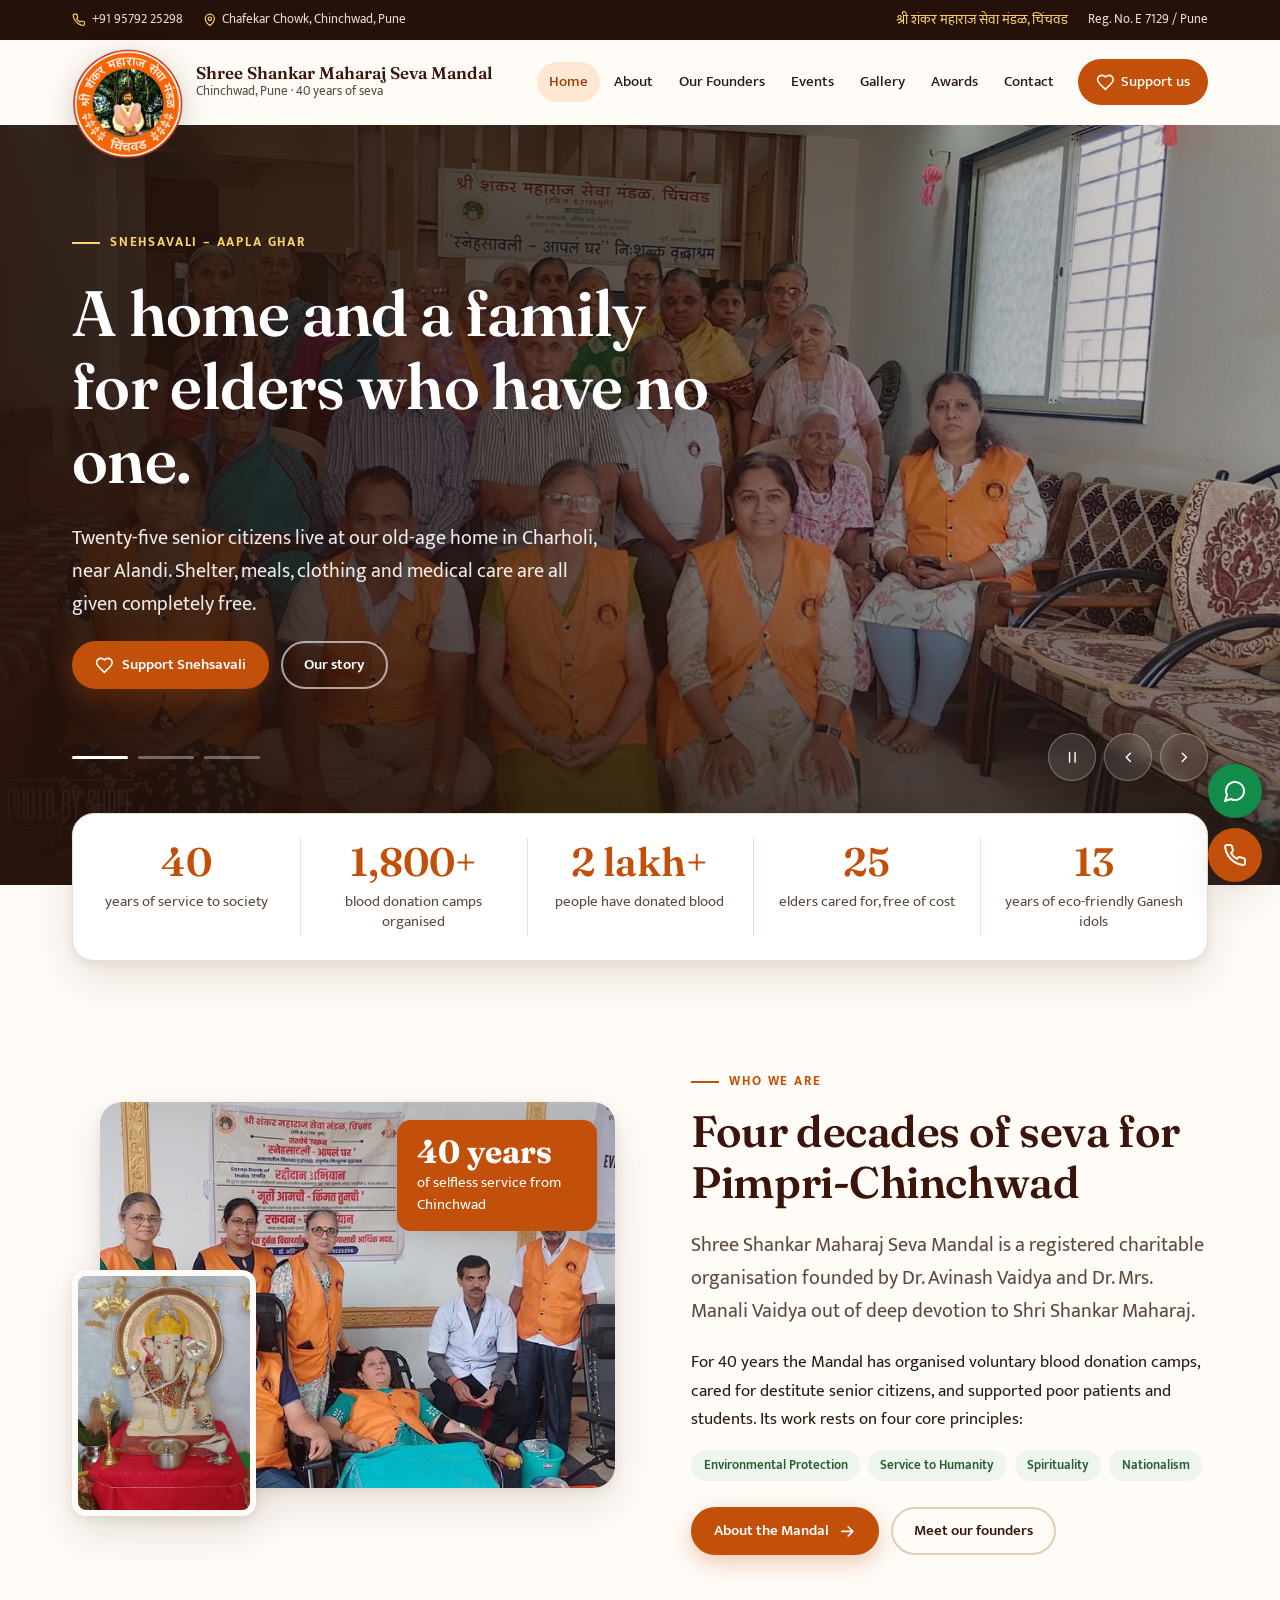
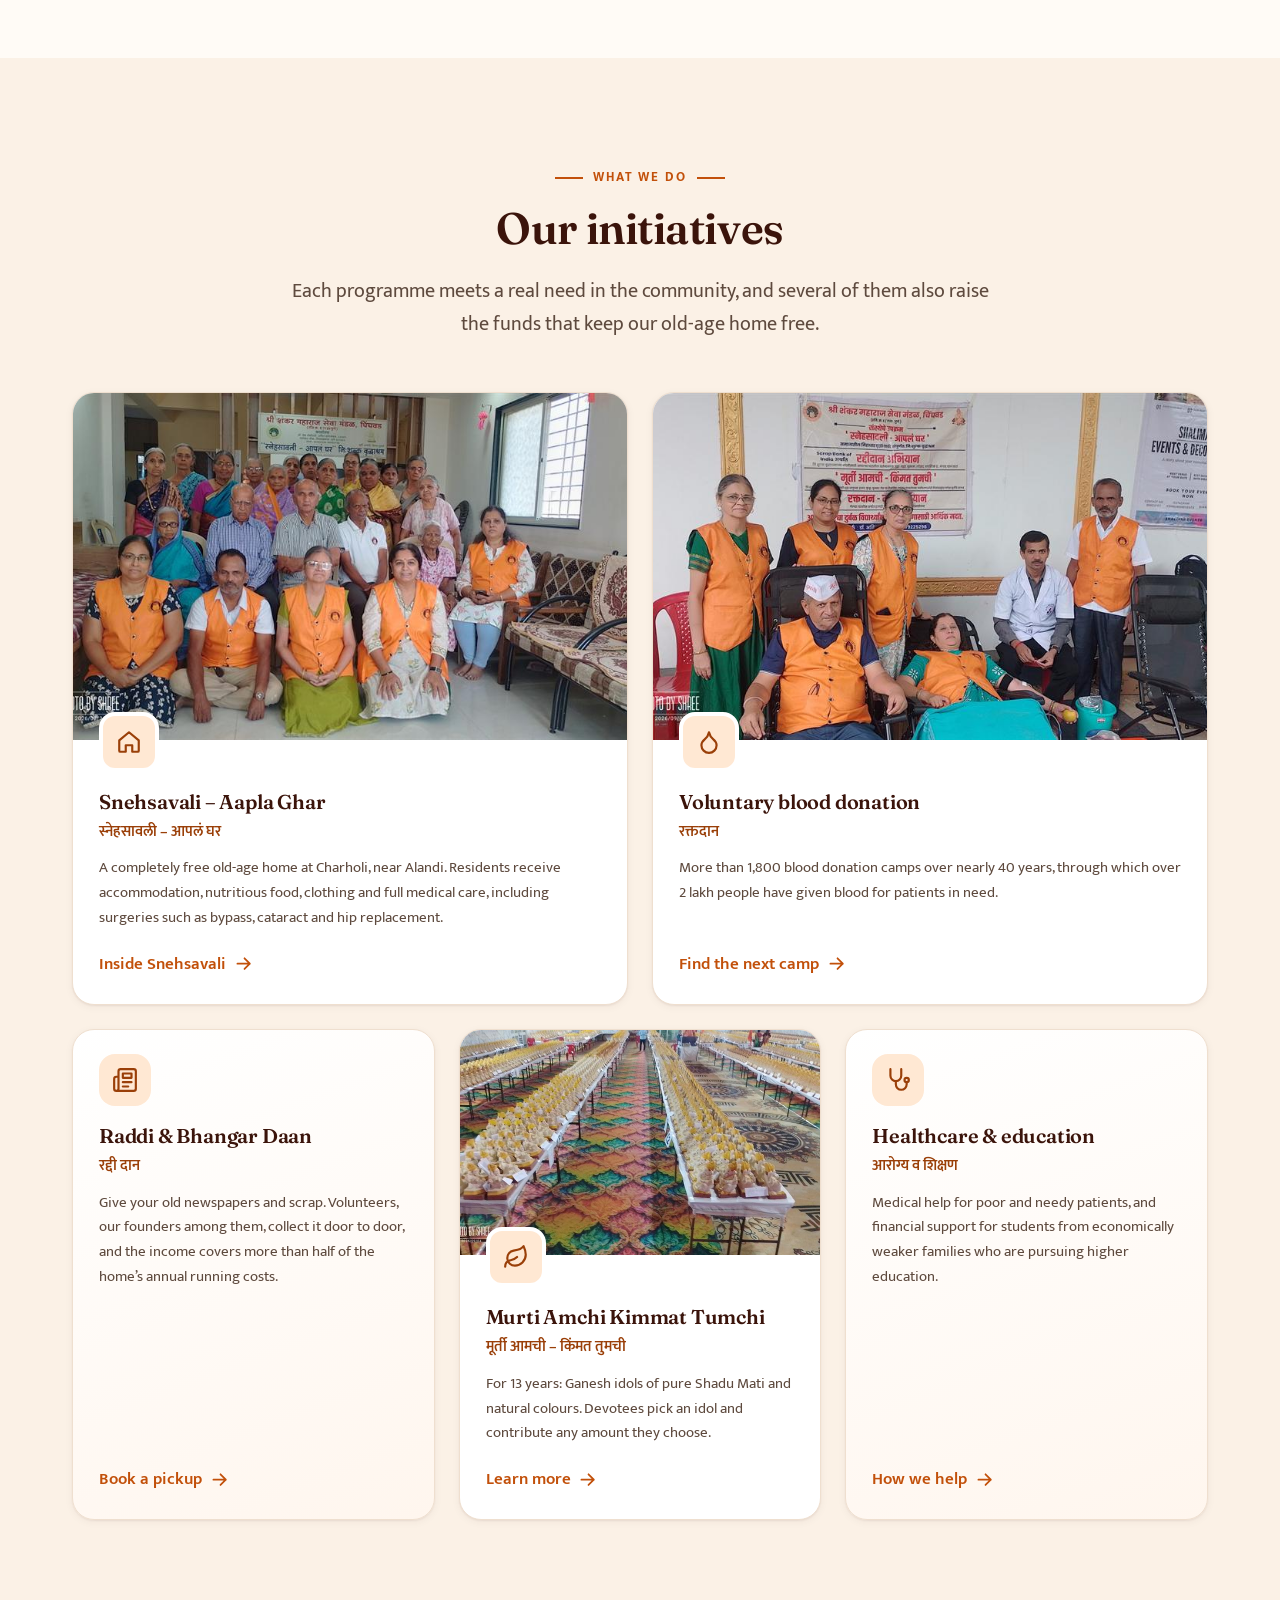
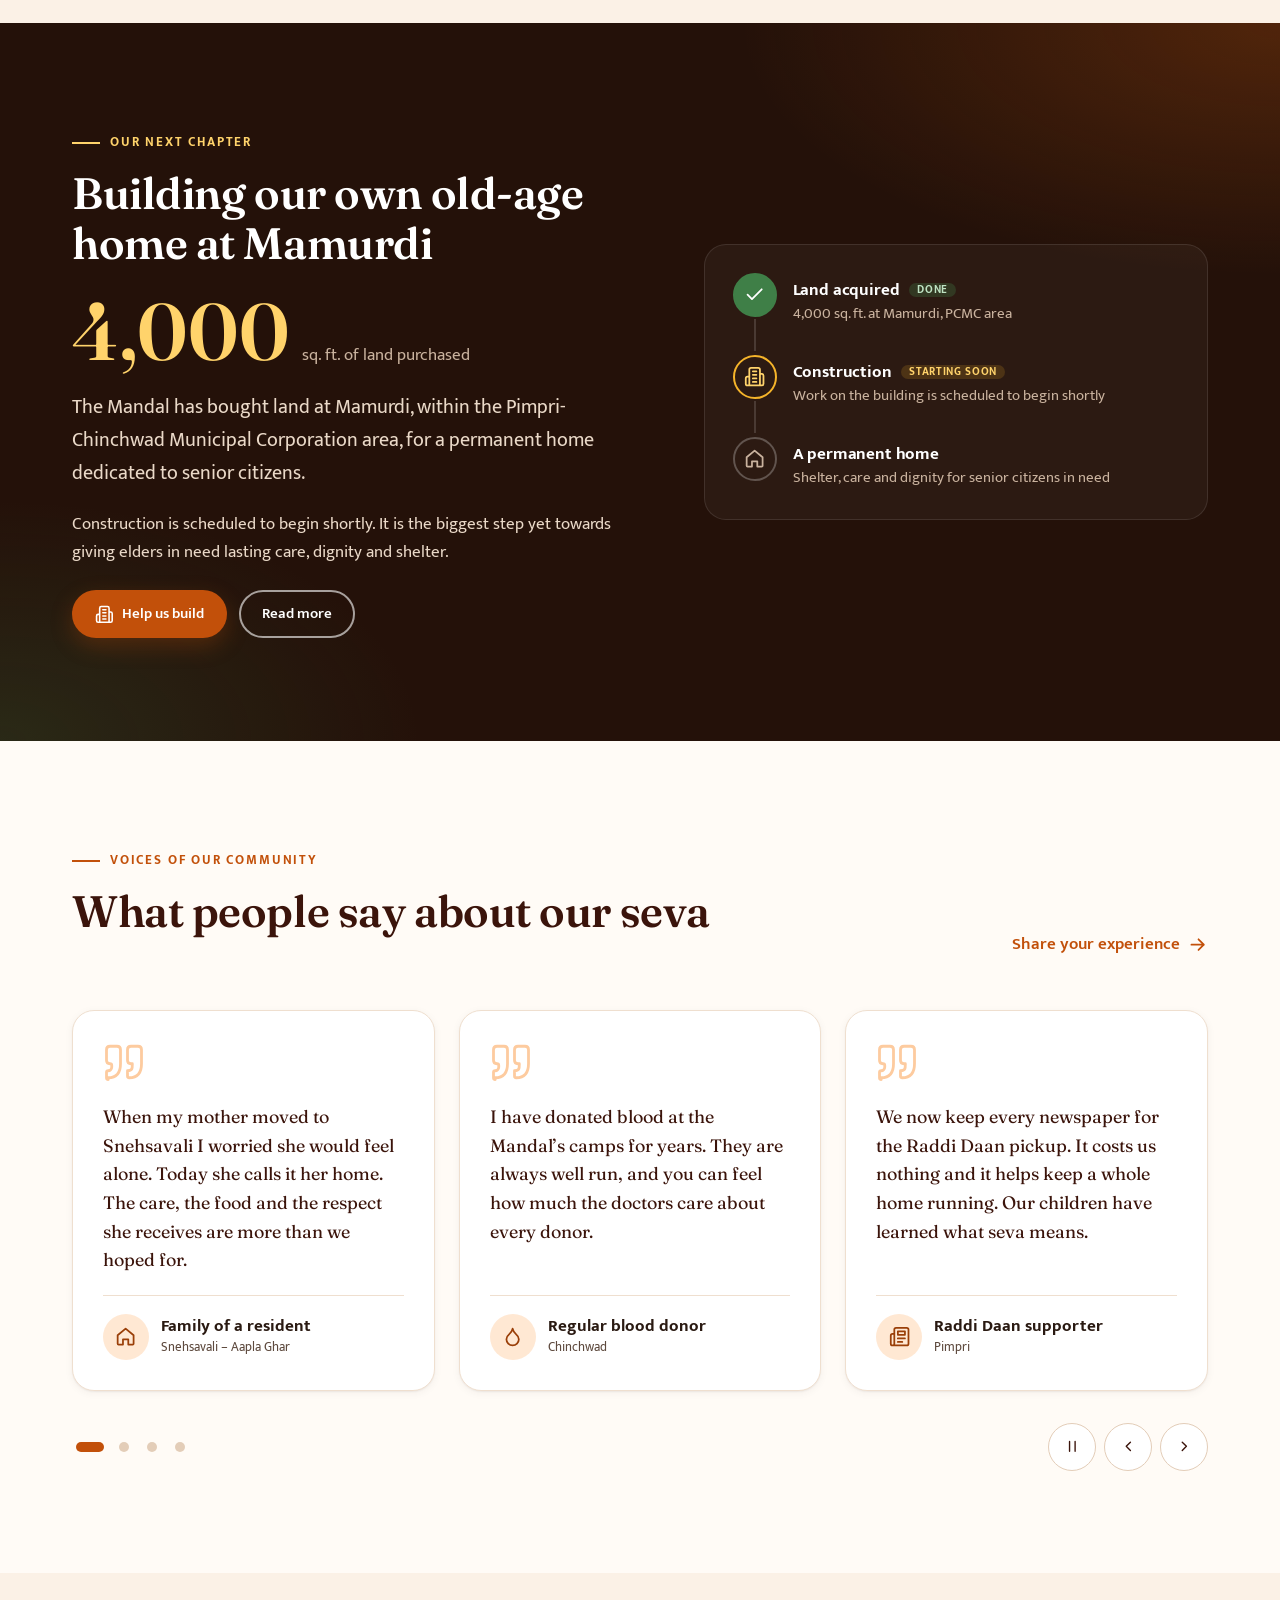
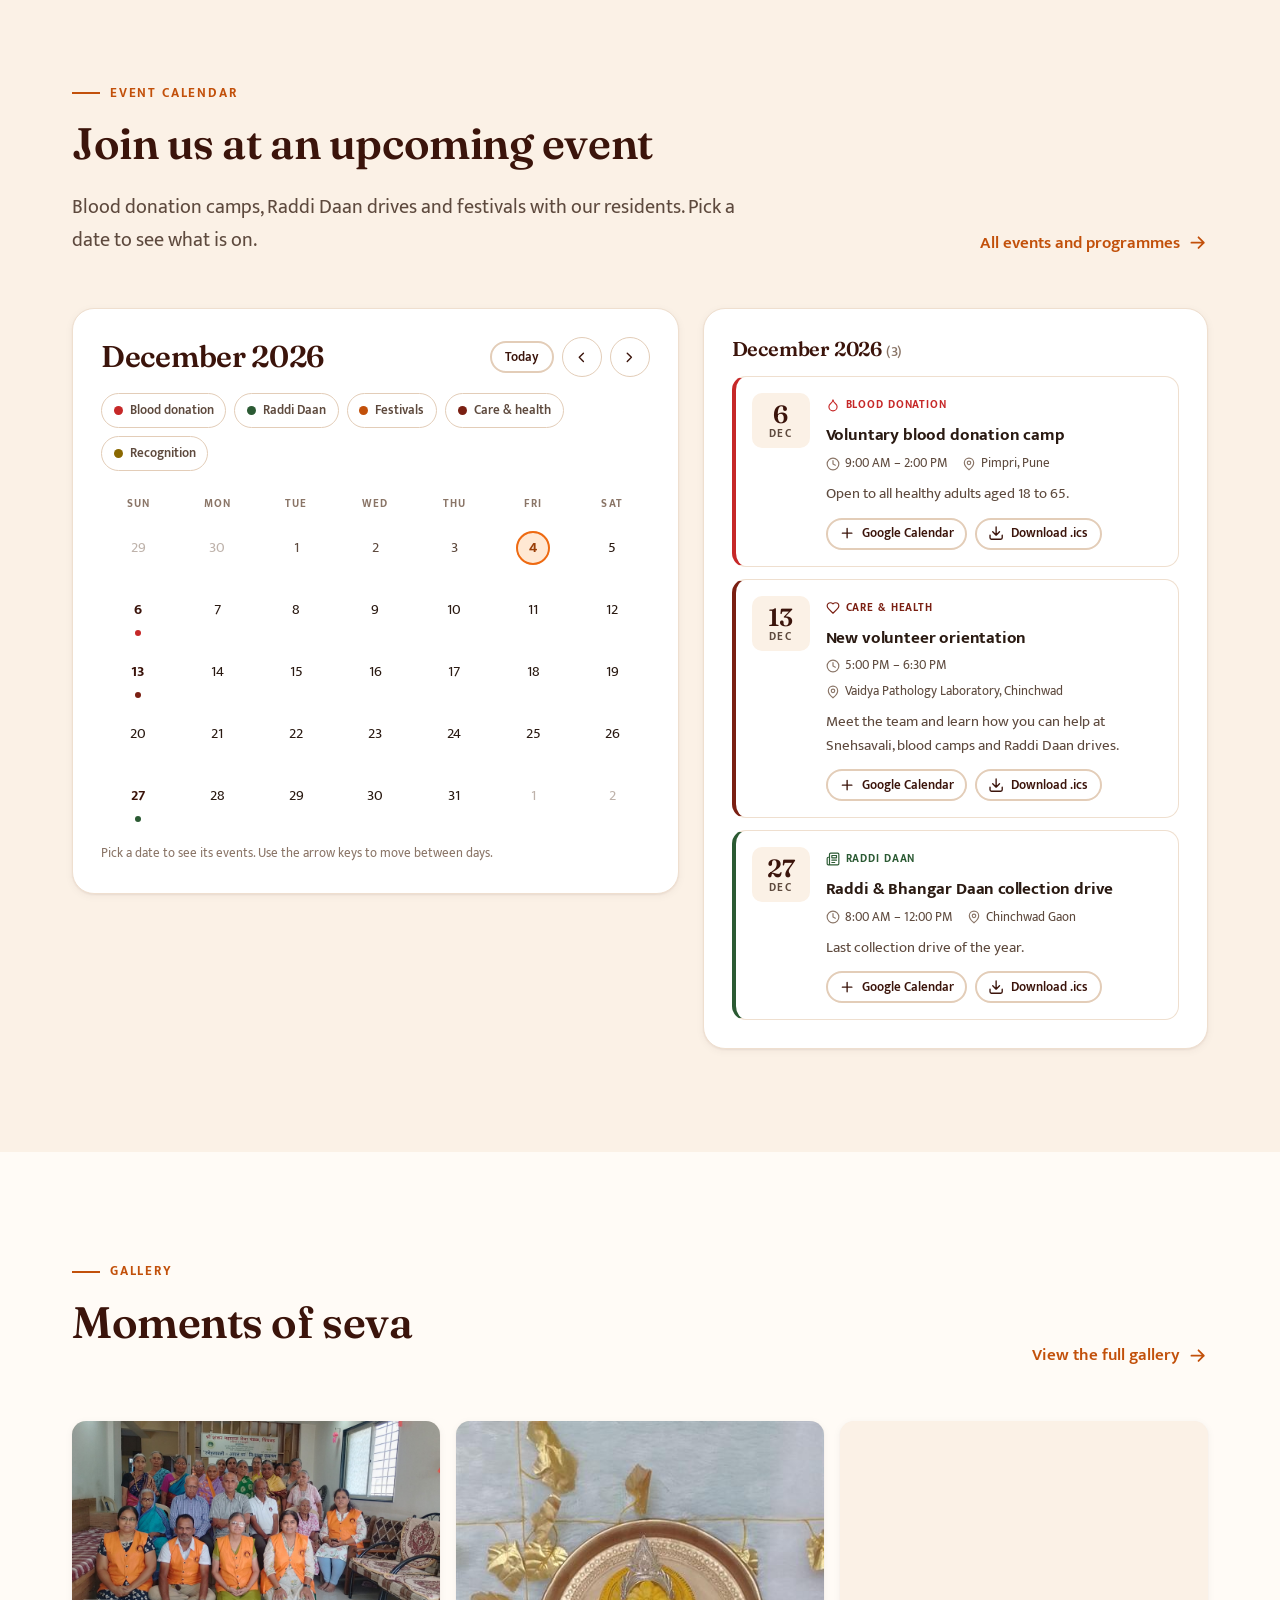
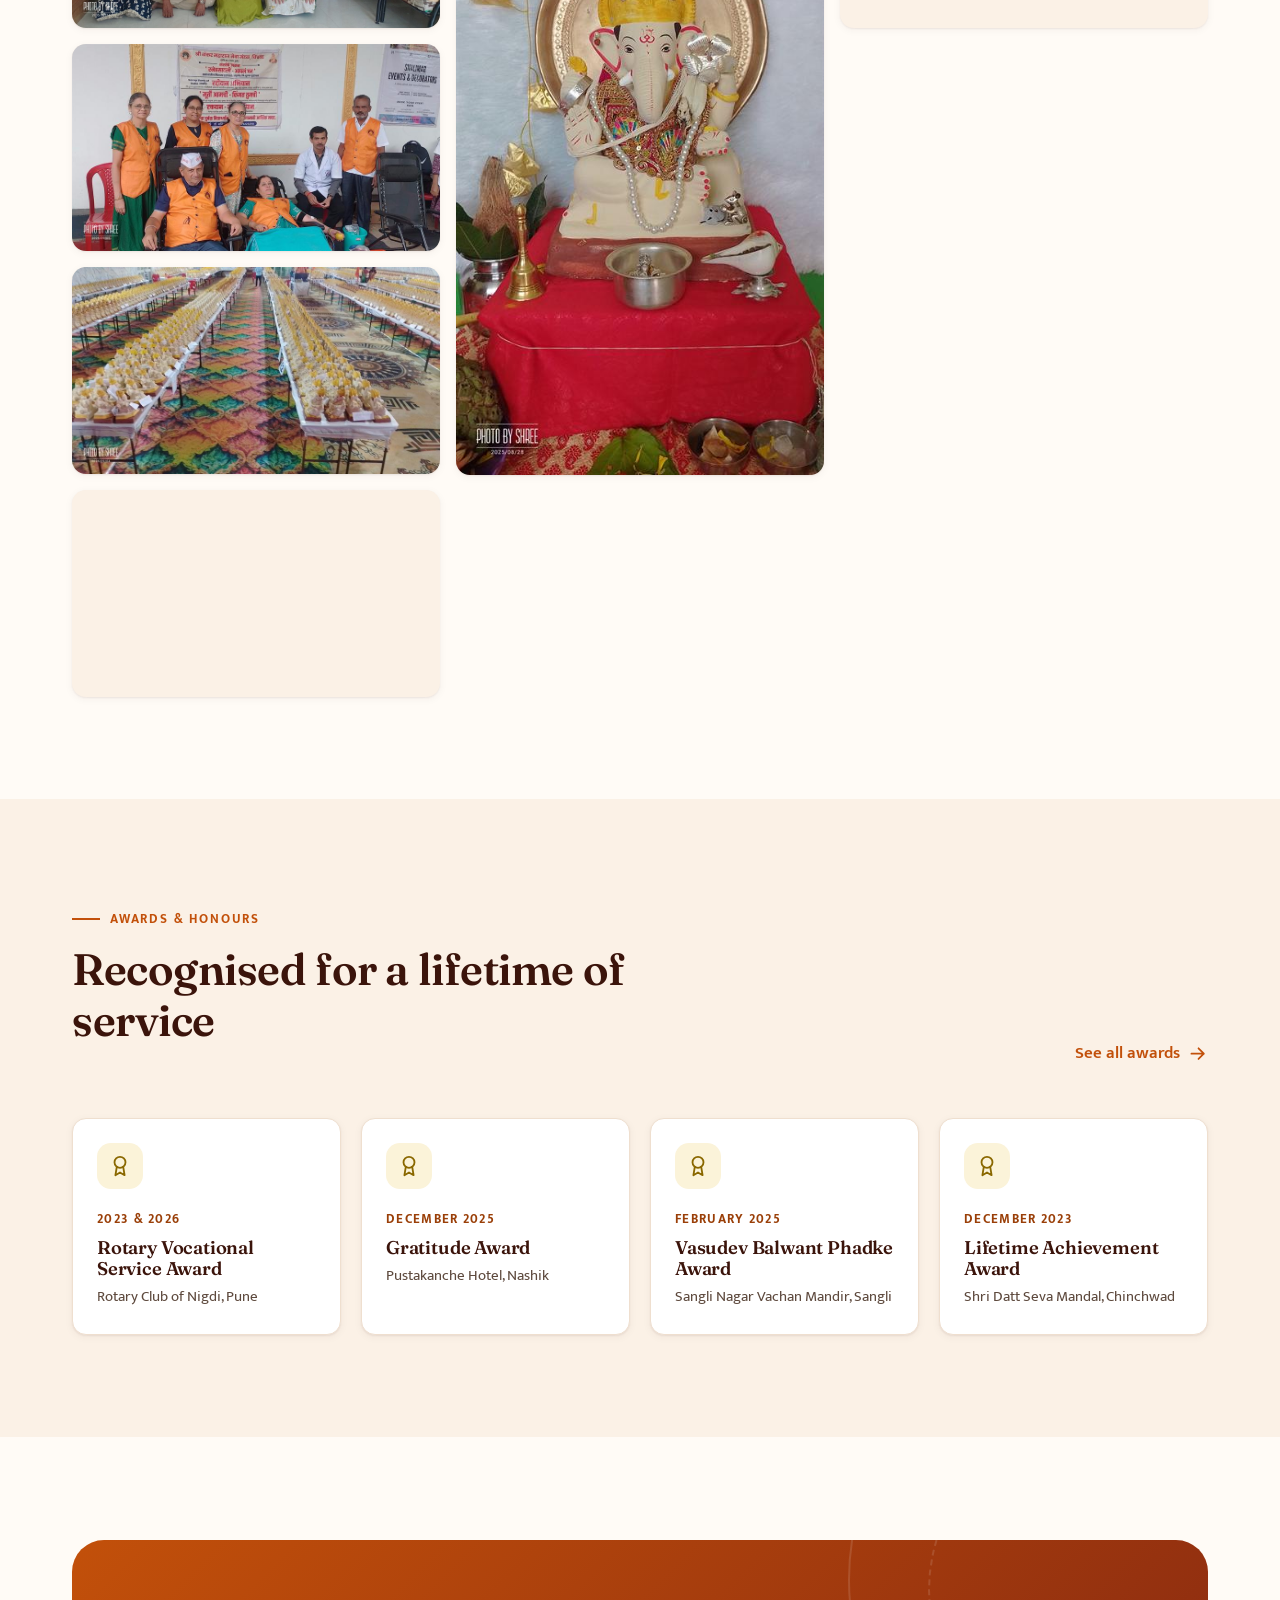
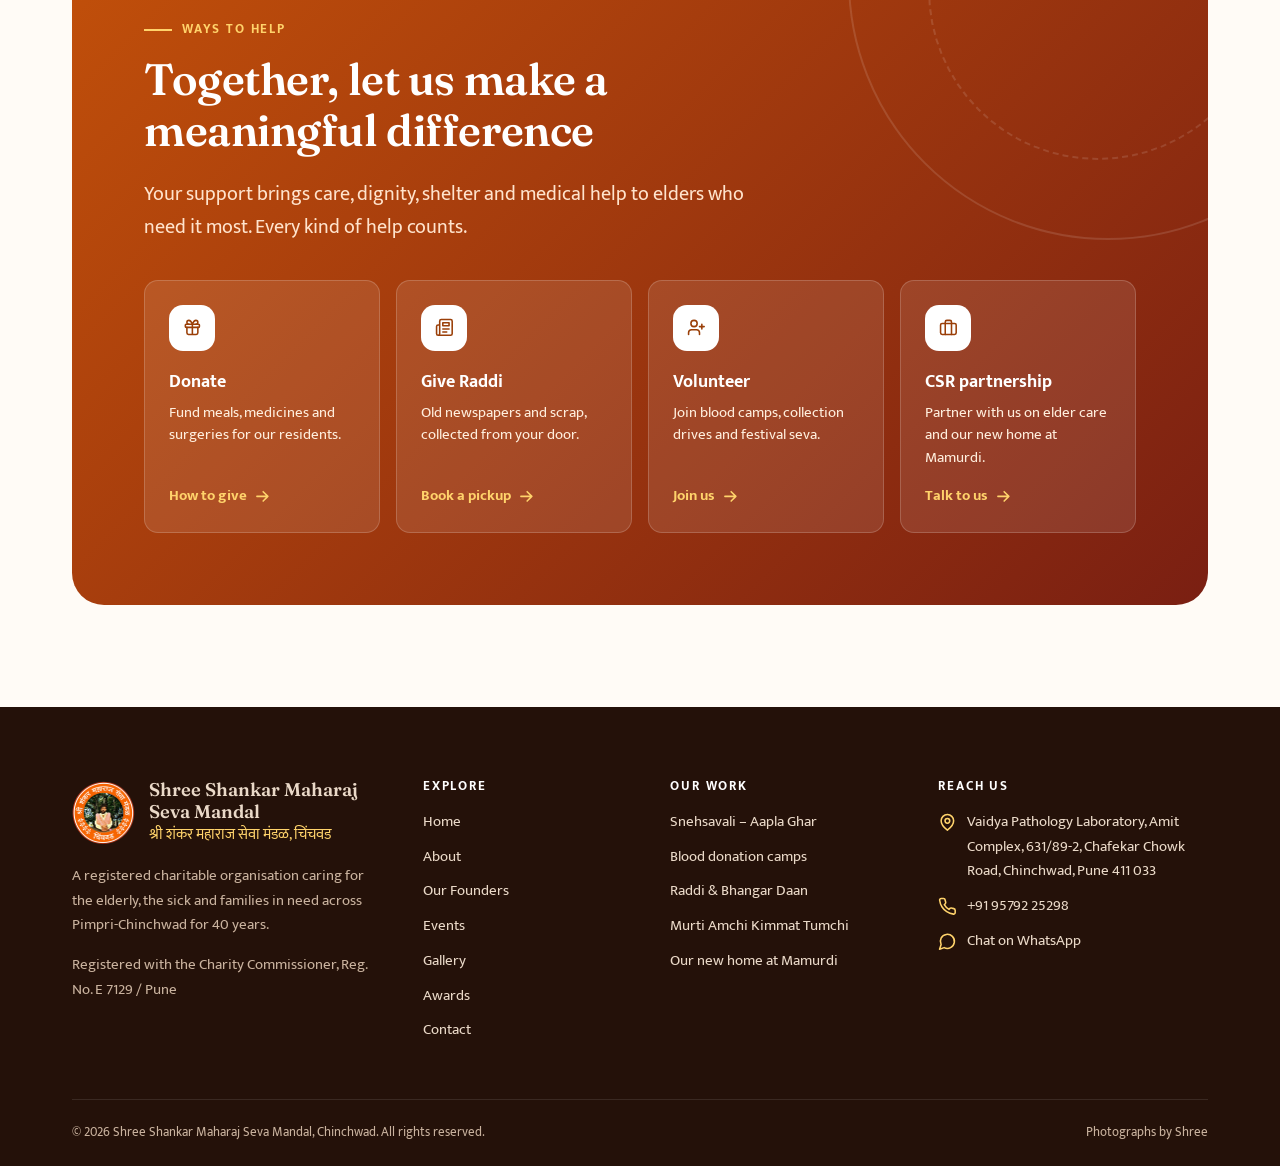
<file: index.html>
<!doctype html>
<html lang="en">
<head>
  <meta charset="utf-8">
  <meta name="viewport" content="width=device-width, initial-scale=1">
  <title>Shree Shankar Maharaj Seva Mandal, Chinchwad | Snehsavali – Aapla Ghar</title>
  <meta name="description" content="A registered charitable organisation in Chinchwad, Pune, running Snehsavali – Aapla Ghar, a completely free old-age home, along with blood donation camps, Raddi Daan and the eco-friendly Murti Amchi Kimmat Tumchi initiative.">
  <meta name="theme-color" content="#C2500A">
  <link rel="icon" href="assets/img/icon-32.png" sizes="32x32" type="image/png">
  <link rel="icon" href="assets/img/icon-192.png" sizes="192x192" type="image/png">
  <link rel="apple-touch-icon" href="assets/img/icon-180.png">
  <meta property="og:type" content="website">
  <meta property="og:site_name" content="Shree Shankar Maharaj Seva Mandal">
  <meta property="og:title" content="Shree Shankar Maharaj Seva Mandal, Chinchwad | Snehsavali – Aapla Ghar">
  <meta property="og:description" content="A registered charitable organisation in Chinchwad, Pune, running Snehsavali – Aapla Ghar, a completely free old-age home, along with blood donation camps, Raddi Daan and the eco-friendly Murti Amchi Kimmat Tumchi initiative.">
  <meta property="og:image" content="assets/img/photos/snehsavali-family-1920.jpg">
  <meta name="twitter:card" content="summary_large_image">
  <link rel="preconnect" href="https://fonts.googleapis.com">
  <link rel="preconnect" href="https://fonts.gstatic.com" crossorigin>
  <link rel="stylesheet" href="https://fonts.googleapis.com/css2?family=Fraunces:opsz,wght@9..144,400;9..144,500;9..144,600&family=Mukta:wght@400;500;600;700&display=swap">
  <link rel="stylesheet" href="assets/css/tokens.css">
  <link rel="stylesheet" href="assets/css/style.css">
  <script>document.documentElement.classList.add('js');</script>
  <script type="application/ld+json">{"@context":"https://schema.org","@type":"NGO","name":"Shree Shankar Maharaj Seva Mandal, Chinchwad","url":"https://ssmsmchinchwad.ngo/","logo":"https://ssmsmchinchwad.ngo/assets/img/logo-512.png","telephone":"+91 9579225298","address":{"@type":"PostalAddress","streetAddress":"Vaidya Pathology Laboratory, Amit Complex, 631/89-2, Chafekar Chowk Road","addressLocality":"Chinchwad, Pune","addressRegion":"Maharashtra","postalCode":"411033","addressCountry":"IN"},"founder":[{"@type":"Person","name":"Dr. Avinash Vaidya"},{"@type":"Person","name":"Dr. Manali Avinash Vaidya"}]}</script>
</head>
<body>
  <svg width="0" height="0" style="position:absolute" aria-hidden="true" focusable="false"><symbol id="i-phone" viewBox="0 0 24 24"><path d="M22 16.9v3a2 2 0 0 1-2.2 2 19.8 19.8 0 0 1-8.6-3.1 19.5 19.5 0 0 1-6-6A19.8 19.8 0 0 1 2.1 4.2 2 2 0 0 1 4.1 2h3a2 2 0 0 1 2 1.7c.1 1 .4 1.9.7 2.8a2 2 0 0 1-.5 2.1L8 9.9a16 16 0 0 0 6 6l1.3-1.3a2 2 0 0 1 2.1-.4c.9.3 1.8.6 2.8.7a2 2 0 0 1 1.7 2z"/></symbol><symbol id="i-map-pin" viewBox="0 0 24 24"><path d="M20 10c0 6-8 12-8 12S4 16 4 10a8 8 0 0 1 16 0z"/><circle cx="12" cy="10" r="3"/></symbol><symbol id="i-heart" viewBox="0 0 24 24"><path d="M19 14c1.5-1.5 3-3.2 3-5.5A5.5 5.5 0 0 0 16.5 3c-1.8 0-3 .5-4.5 2-1.5-1.5-2.7-2-4.5-2A5.5 5.5 0 0 0 2 8.5c0 2.3 1.5 4 3 5.5l7 7z"/></symbol><symbol id="i-menu" viewBox="0 0 24 24"><path d="M4 6h16M4 12h16M4 18h16"/></symbol><symbol id="i-x" viewBox="0 0 24 24"><path d="M18 6 6 18M6 6l12 12"/></symbol><symbol id="i-chevron-left" viewBox="0 0 24 24"><path d="m15 18-6-6 6-6"/></symbol><symbol id="i-chevron-right" viewBox="0 0 24 24"><path d="m9 18 6-6-6-6"/></symbol><symbol id="i-arrow-right" viewBox="0 0 24 24"><path d="M5 12h14M13 6l6 6-6 6"/></symbol><symbol id="i-calendar" viewBox="0 0 24 24"><rect x="3" y="4" width="18" height="18" rx="2"/><path d="M16 2v4M8 2v4M3 10h18"/></symbol><symbol id="i-clock" viewBox="0 0 24 24"><circle cx="12" cy="12" r="10"/><path d="M12 6v6l4 2"/></symbol><symbol id="i-droplet" viewBox="0 0 24 24"><path d="M12 22a7 7 0 0 0 7-7c0-2-1-3.9-3-5.5S12.5 5.5 12 3c-.5 2.5-2 4.9-4 6.5S5 13 5 15a7 7 0 0 0 7 7z"/></symbol><symbol id="i-home" viewBox="0 0 24 24"><path d="M3 10.5 12 3l9 7.5V20a1 1 0 0 1-1 1h-5v-6h-6v6H4a1 1 0 0 1-1-1z"/></symbol><symbol id="i-newspaper" viewBox="0 0 24 24"><path d="M4 22h16a2 2 0 0 0 2-2V4a2 2 0 0 0-2-2H8a2 2 0 0 0-2 2v16a2 2 0 0 1-4 0v-9c0-1.1.9-2 2-2h2"/><path d="M18 14h-8M15 18h-5M10 6h8v4h-8z"/></symbol><symbol id="i-leaf" viewBox="0 0 24 24"><path d="M11 20A7 7 0 0 1 9.8 6.1C15.5 5 17 4.5 19 2c1 2 2 4.2 2 8 0 5.5-4.8 10-10 10z"/><path d="M2 21c0-3 1.9-5.4 5.1-6C9.5 14.5 12 13 13 12"/></symbol><symbol id="i-award" viewBox="0 0 24 24"><circle cx="12" cy="8" r="6"/><path d="M15.5 13 17 22l-5-3-5 3 1.5-9"/></symbol><symbol id="i-quote" viewBox="0 0 24 24"><path d="M3 21c3 0 7-1 7-8V5c0-1.25-.76-2-2-2H4c-1.25 0-2 .75-2 2v6c0 1.25.75 2 2 2 1 0 1 0 1 1v1c0 1-1 2-2 2s-1 0-1 1v3c0 1 0 1 1 1z"/><path d="M15 21c3 0 7-1 7-8V5c0-1.25-.76-2-2-2h-4c-1.25 0-2 .75-2 2v6c0 1.25.75 2 2 2h.75c0 2.25.25 4-2.75 4v3c0 1 0 1 1 1z"/></symbol><symbol id="i-users" viewBox="0 0 24 24"><path d="M16 21v-2a4 4 0 0 0-4-4H6a4 4 0 0 0-4 4v2"/><circle cx="9" cy="7" r="4"/><path d="M22 21v-2a4 4 0 0 0-3-3.9M16 3.1a4 4 0 0 1 0 7.8"/></symbol><symbol id="i-stethoscope" viewBox="0 0 24 24"><path d="M5 2v6a5 5 0 0 0 10 0V2"/><path d="M10 13v3a5 5 0 0 0 10 0v-2"/><circle cx="20" cy="12" r="2"/></symbol><symbol id="i-book" viewBox="0 0 24 24"><path d="M2 4h6a4 4 0 0 1 4 4v13a3 3 0 0 0-3-3H2zM22 4h-6a4 4 0 0 0-4 4v13a3 3 0 0 1 3-3h7z"/></symbol><symbol id="i-check" viewBox="0 0 24 24"><path d="M20 6 9 17l-5-5"/></symbol><symbol id="i-download" viewBox="0 0 24 24"><path d="M21 15v4a2 2 0 0 1-2 2H5a2 2 0 0 1-2-2v-4M7 10l5 5 5-5M12 15V3"/></symbol><symbol id="i-plus" viewBox="0 0 24 24"><path d="M12 5v14M5 12h14"/></symbol><symbol id="i-pause" viewBox="0 0 24 24"><path d="M8 5v14M16 5v14"/></symbol><symbol id="i-play" viewBox="0 0 24 24"><path d="m7 4 13 8-13 8z"/></symbol><symbol id="i-message" viewBox="0 0 24 24"><path d="M7.9 20A9 9 0 1 0 4 16.1L2 22z"/></symbol><symbol id="i-building" viewBox="0 0 24 24"><path d="M6 22V4a2 2 0 0 1 2-2h8a2 2 0 0 1 2 2v18zM6 12H4a2 2 0 0 0-2 2v6a2 2 0 0 0 2 2h2M18 9h2a2 2 0 0 1 2 2v9a2 2 0 0 1-2 2h-2M10 6h4M10 10h4M10 14h4M10 18h4"/></symbol><symbol id="i-diya" viewBox="0 0 24 24"><path d="M3 13h18c0 4-4 7-9 7s-9-3-9-7z"/><path d="M12 3c1.5 2 2.5 3.4 2.5 5a2.5 2.5 0 0 1-5 0c0-1.6 1-3 2.5-5z"/></symbol><symbol id="i-send" viewBox="0 0 24 24"><path d="m22 2-7 20-4-9-9-4z"/><path d="M22 2 11 13"/></symbol><symbol id="i-mic" viewBox="0 0 24 24"><path d="M12 2a3 3 0 0 0-3 3v7a3 3 0 0 0 6 0V5a3 3 0 0 0-3-3z"/><path d="M19 10v2a7 7 0 0 1-14 0v-2M12 19v3"/></symbol><symbol id="i-briefcase" viewBox="0 0 24 24"><rect x="2" y="7" width="20" height="14" rx="2"/><path d="M16 21V5a2 2 0 0 0-2-2h-4a2 2 0 0 0-2 2v16"/></symbol><symbol id="i-user-plus" viewBox="0 0 24 24"><path d="M16 21v-2a4 4 0 0 0-4-4H6a4 4 0 0 0-4 4v2"/><circle cx="9" cy="7" r="4"/><path d="M19 8v6M22 11h-6"/></symbol><symbol id="i-gift" viewBox="0 0 24 24"><rect x="3" y="8" width="18" height="4" rx="1"/><path d="M12 8v13M19 12v7a2 2 0 0 1-2 2H7a2 2 0 0 1-2-2v-7"/><path d="M7.5 8a2.5 2.5 0 0 1 0-5C10 3 12 8 12 8s2-5 4.5-5a2.5 2.5 0 0 1 0 5"/></symbol><symbol id="i-shield" viewBox="0 0 24 24"><path d="M12 22s8-4 8-10V5l-8-3-8 3v7c0 6 8 10 8 10z"/><path d="m9 12 2 2 4-4"/></symbol><symbol id="i-navigation" viewBox="0 0 24 24"><path d="m3 11 19-9-9 19-2-8z"/></symbol><symbol id="i-sun" viewBox="0 0 24 24"><circle cx="12" cy="12" r="4"/><path d="M12 2v2M12 20v2M4.9 4.9l1.4 1.4M17.7 17.7l1.4 1.4M2 12h2M20 12h2M4.9 19.1l1.4-1.4M17.7 6.3l1.4-1.4"/></symbol><symbol id="i-flag" viewBox="0 0 24 24"><path d="M4 22V4M4 15s1-1 4-1 5 2 8 2 4-1 4-1V3s-1 1-4 1-5-2-8-2-4 1-4 1"/></symbol></svg>
  <a class="skip-link" href="#main">Skip to content</a>

  <div class="topbar">
    <div class="container">
      <div class="topbar-group">
        <a href="tel:+919579225298"><svg class="i" aria-hidden="true"><use href="#i-phone"></use></svg>+91 95792 25298</a>
        <a class="hide-sm" href="https://www.google.com/maps/search/?api=1&amp;query=Vaidya%20Pathology%20Laboratory%2C%20Chafekar%20Chowk%2C%20Chinchwad%2C%20Pune%20411033" target="_blank" rel="noopener"><svg class="i" aria-hidden="true"><use href="#i-map-pin"></use></svg>Chafekar Chowk, Chinchwad, Pune</a>
      </div>
      <div class="topbar-group">
        <span class="mr hide-sm" lang="mr">श्री शंकर महाराज सेवा मंडळ, चिंचवड</span>
        <span>Reg. No. E 7129 / Pune</span>
      </div>
    </div>
  </div>
  <header class="site-header">
    <div class="container header-inner">
      <a class="brand" href="index.html">
        <img src="assets/img/logo-256.png" width="54" height="54" alt="">
        <span>
          <span class="brand-name">Shree Shankar Maharaj Seva Mandal</span>
          <span class="brand-sub">Chinchwad, Pune &middot; 40 years of seva</span>
        </span>
      </a>
      <button class="icon-btn nav-toggle" type="button" aria-expanded="false" aria-controls="site-nav" aria-label="Open menu"><svg class="i" aria-hidden="true"><use href="#i-menu"></use></svg></button>
      <nav id="site-nav" class="nav" aria-label="Main">
        <a href="index.html" aria-current="page">Home</a>
        <a href="about.html">About</a>
        <a href="founders.html">Our Founders</a>
        <a href="events.html">Events</a>
        <a href="gallery.html">Gallery</a>
        <a href="awards.html">Awards</a>
        <a href="contact.html">Contact</a>
        <a class="nav-cta" href="contact.html#support"><svg class="i" aria-hidden="true"><use href="#i-heart"></use></svg>Support us</a>
      </nav>
    </div>
  </header>

  <main id="main">
<!-- Hero slider -->
    <section class="hero" data-hero aria-roledescription="carousel" aria-label="Highlights of our work">
      <div class="hero-slide is-active" role="group" aria-roledescription="slide" aria-label="1 of 3">
        <img src="assets/img/photos/snehsavali-family-1920.jpg" srcset="assets/img/photos/snehsavali-family-800.jpg 800w, assets/img/photos/snehsavali-family-1920.jpg 1920w" sizes="100vw" width="1920" height="1080" alt="" fetchpriority="high">
        <div class="container">
          <div class="hero-content">
            <span class="eyebrow">Snehsavali &ndash; Aapla Ghar</span>
            <h1>A home and a family for elders who have no one.</h1>
            <p>Twenty-five senior citizens live at our old-age home in Charholi, near Alandi. Shelter, meals, clothing and medical care are all given completely free.</p>
            <div class="btn-row">
              <a class="btn btn-primary" href="contact.html#support"><svg class="i" aria-hidden="true"><use href="#i-heart"></use></svg>Support Snehsavali</a>
              <a class="btn btn-ghost-light" href="about.html">Our story</a>
            </div>
          </div>
        </div>
      </div>
      <div class="hero-slide" role="group" aria-roledescription="slide" aria-label="2 of 3">
        <img src="assets/img/photos/murti-volunteers-1920.jpg" srcset="assets/img/photos/murti-volunteers-800.jpg 800w, assets/img/photos/murti-volunteers-1920.jpg 1920w" sizes="100vw" width="1920" height="1080" alt="" loading="lazy">
        <div class="container">
          <div class="hero-content">
            <span class="eyebrow">Murti Amchi Kimmat Tumchi</span>
            <h2>Our idol. Your price.</h2>
            <p>Eco-friendly Ganesh idols made from natural Shadu clay and natural colours. Choose the idol you love and give what you wish. Every rupee supports our seva.</p>
            <div class="btn-row">
              <a class="btn btn-primary" href="events.html"><svg class="i" aria-hidden="true"><use href="#i-calendar"></use></svg>See upcoming events</a>
              <a class="btn btn-ghost-light" href="about.html#murti">How it works</a>
            </div>
          </div>
        </div>
      </div>
      <div class="hero-slide" role="group" aria-roledescription="slide" aria-label="3 of 3">
        <img src="assets/img/photos/ration-donation-1920.jpg" srcset="assets/img/photos/ration-donation-800.jpg 800w, assets/img/photos/ration-donation-1920.jpg 1920w" sizes="100vw" width="1920" height="1080" alt="" loading="lazy">
        <div class="container">
          <div class="hero-content">
            <span class="eyebrow">Raddi Daan &amp; Bhangar Daan</span>
            <h2>Your old newspapers can keep a home running.</h2>
            <p>Waste paper and scrap collected from homes covers more than half of the old-age home&rsquo;s yearly running costs.</p>
            <div class="btn-row">
              <a class="btn btn-primary" href="https://wa.me/919579225298?text=Namaskar%2C%20I%20would%20like%20to%20donate%20raddi%20%2F%20scrap%20for%20Snehsavali.%20Please%20arrange%20a%20pickup%20from%20my%20address%3A" target="_blank" rel="noopener"><svg class="i" aria-hidden="true"><use href="#i-newspaper"></use></svg>Book a Raddi pickup</a>
              <a class="btn btn-ghost-light" href="#help">Other ways to help</a>
            </div>
          </div>
        </div>
      </div>

      <div class="hero-controls">
        <div class="container">
          <div class="hero-dots"></div>
          <div class="hero-arrows">
            <button type="button" class="icon-btn" data-hero-toggle aria-label="Pause slideshow"><svg class="i" aria-hidden="true"><use href="#i-pause"></use></svg></button>
            <button type="button" class="icon-btn" data-hero-prev aria-label="Previous slide"><svg class="i" aria-hidden="true"><use href="#i-chevron-left"></use></svg></button>
            <button type="button" class="icon-btn" data-hero-next aria-label="Next slide"><svg class="i" aria-hidden="true"><use href="#i-chevron-right"></use></svg></button>
          </div>
        </div>
      </div>
    </section>

    <!-- Impact numbers -->
    <section class="impact" aria-label="Our impact in numbers">
      <div class="container">
        <div class="impact-grid reveal">
          <div class="stat"><span class="stat-num" data-count="40">40</span><span class="stat-label">years of service to society</span></div>
          <div class="stat"><span class="stat-num" data-count="1800" data-suffix="+">1,800+</span><span class="stat-label">blood donation camps organised</span></div>
          <div class="stat"><span class="stat-num" data-count="2" data-suffix=" lakh+">2 lakh+</span><span class="stat-label">people have donated blood</span></div>
          <div class="stat"><span class="stat-num" data-count="25">25</span><span class="stat-label">elders cared for, free of cost</span></div>
          <div class="stat"><span class="stat-num" data-count="13">13</span><span class="stat-label">years of eco-friendly Ganesh idols</span></div>
        </div>
      </div>
    </section>

    <!-- Who we are -->
    <section class="section">
      <div class="container split">
        <div class="media-stack reveal">
          <img class="m-main" src="assets/img/photos/blood-donation-camp-800.jpg" srcset="assets/img/photos/blood-donation-camp-800.jpg 800w, assets/img/photos/blood-donation-camp-1920.jpg 1920w" sizes="(max-width: 900px) 100vw, 560px" width="800" height="450" alt="Volunteers in saffron jackets with donors at a blood donation camp" loading="lazy">
          <img class="m-float" src="assets/img/photos/eco-ganesh-idol-800.jpg" width="450" height="800" alt="A Shadu clay Ganesh idol painted with natural colours" loading="lazy">
          <div class="media-badge"><strong>40 years</strong><span>of selfless service from Chinchwad</span></div>
        </div>
        <div class="reveal d1">
          <span class="kicker">Who we are</span>
          <h2 style="font-size: var(--fs-2xl)">Four decades of seva for Pimpri-Chinchwad</h2>
          <p class="lead">Shree Shankar Maharaj Seva Mandal is a registered charitable organisation founded by Dr. Avinash Vaidya and Dr. Mrs. Manali Vaidya out of deep devotion to Shri Shankar Maharaj.</p>
          <p>For 40 years the Mandal has organised voluntary blood donation camps, cared for destitute senior citizens, and supported poor patients and students. Its work rests on four core principles:</p>
          <ul class="chips">
            <li class="chip">Environmental Protection</li>
            <li class="chip">Service to Humanity</li>
            <li class="chip">Spirituality</li>
            <li class="chip">Nationalism</li>
          </ul>
          <div class="btn-row">
            <a class="btn btn-primary" href="about.html">About the Mandal <svg class="i" aria-hidden="true"><use href="#i-arrow-right"></use></svg></a>
            <a class="btn btn-ghost" href="founders.html">Meet our founders</a>
          </div>
        </div>
      </div>
    </section>

    <!-- Initiatives -->
    <section class="section section-alt" id="initiatives">
      <div class="container">
        <div class="section-head center reveal">
          <span class="kicker">What we do</span>
          <h2>Our initiatives</h2>
          <p class="lead">Each programme meets a real need in the community, and several of them also raise the funds that keep our old-age home free.</p>
        </div>
        <div class="bento">
          <article class="card wide reveal">
            <div class="card-media"><img src="assets/img/photos/snehsavali-family-800.jpg" width="800" height="450" alt="Residents and volunteers of Snehsavali" loading="lazy"></div>
            <div class="card-body">
              <span class="card-icon"><svg class="i" aria-hidden="true"><use href="#i-home"></use></svg></span>
              <h3>Snehsavali &ndash; Aapla Ghar</h3>
              <span class="mr-name" lang="mr">स्नेहसावली &ndash; आपलं घर</span>
              <p>A completely free old-age home at Charholi, near Alandi. Residents receive accommodation, nutritious food, clothing and full medical care, including surgeries such as bypass, cataract and hip replacement.</p>
              <a class="text-link" href="about.html#snehsavali">Inside Snehsavali <svg class="i" aria-hidden="true"><use href="#i-arrow-right"></use></svg></a>
            </div>
          </article>
          <article class="card wide reveal d1">
            <div class="card-media"><img src="assets/img/photos/blood-donation-camp-800.jpg" width="800" height="450" alt="Donors at a voluntary blood donation camp" loading="lazy"></div>
            <div class="card-body">
              <span class="card-icon"><svg class="i" aria-hidden="true"><use href="#i-droplet"></use></svg></span>
              <h3>Voluntary blood donation</h3>
              <span class="mr-name" lang="mr">रक्तदान</span>
              <p>More than 1,800 blood donation camps over nearly 40 years, through which over 2 lakh people have given blood for patients in need.</p>
              <a class="text-link" href="events.html">Find the next camp <svg class="i" aria-hidden="true"><use href="#i-arrow-right"></use></svg></a>
            </div>
          </article>
          <article class="card plain reveal">
            <div class="card-body">
              <span class="card-icon"><svg class="i" aria-hidden="true"><use href="#i-newspaper"></use></svg></span>
              <h3>Raddi &amp; Bhangar Daan</h3>
              <span class="mr-name" lang="mr">रद्दी दान</span>
              <p>Give your old newspapers and scrap. Volunteers, our founders among them, collect it door to door, and the income covers more than half of the home&rsquo;s annual running costs.</p>
              <a class="text-link" href="https://wa.me/919579225298?text=Namaskar%2C%20I%20would%20like%20to%20donate%20raddi%20%2F%20scrap%20for%20Snehsavali.%20Please%20arrange%20a%20pickup%20from%20my%20address%3A" target="_blank" rel="noopener">Book a pickup <svg class="i" aria-hidden="true"><use href="#i-arrow-right"></use></svg></a>
            </div>
          </article>
          <article class="card reveal d1">
            <div class="card-media"><img src="assets/img/photos/idol-display-800.jpg" width="800" height="450" alt="Rows of eco-friendly Ganesh idols" loading="lazy"></div>
            <div class="card-body">
              <span class="card-icon"><svg class="i" aria-hidden="true"><use href="#i-leaf"></use></svg></span>
              <h3>Murti Amchi Kimmat Tumchi</h3>
              <span class="mr-name" lang="mr">मूर्ती आमची &ndash; किंमत तुमची</span>
              <p>For 13 years: Ganesh idols of pure Shadu Mati and natural colours. Devotees pick an idol and contribute any amount they choose.</p>
              <a class="text-link" href="about.html#murti">Learn more <svg class="i" aria-hidden="true"><use href="#i-arrow-right"></use></svg></a>
            </div>
          </article>
          <article class="card plain reveal d2">
            <div class="card-body">
              <span class="card-icon"><svg class="i" aria-hidden="true"><use href="#i-stethoscope"></use></svg></span>
              <h3>Healthcare &amp; education</h3>
              <span class="mr-name" lang="mr">आरोग्य व शिक्षण</span>
              <p>Medical help for poor and needy patients, and financial support for students from economically weaker families who are pursuing higher education.</p>
              <a class="text-link" href="founders.html#support">How we help <svg class="i" aria-hidden="true"><use href="#i-arrow-right"></use></svg></a>
            </div>
          </article>
        </div>
      </div>
    </section>

    <!-- New home at Mamurdi -->
    <section class="section section-dark project">
      <div class="container project-grid">
        <div class="reveal">
          <span class="kicker">Our next chapter</span>
          <h2 style="font-size: var(--fs-2xl)">Building our own old-age home at Mamurdi</h2>
          <div class="big-figure"><strong>4,000</strong><span>sq. ft. of land purchased</span></div>
          <p class="lead">The Mandal has bought land at Mamurdi, within the Pimpri-Chinchwad Municipal Corporation area, for a permanent home dedicated to senior citizens.</p>
          <p>Construction is scheduled to begin shortly. It is the biggest step yet towards giving elders in need lasting care, dignity and shelter.</p>
          <div class="btn-row" style="margin-top: 24px">
            <a class="btn btn-primary" href="contact.html#support"><svg class="i" aria-hidden="true"><use href="#i-building"></use></svg>Help us build</a>
            <a class="btn btn-ghost-light" href="about.html#new-home">Read more</a>
          </div>
        </div>
        <ol class="steps reveal d1" aria-label="Project progress">
          <li class="step done">
            <span class="step-dot"><svg class="i" aria-hidden="true"><use href="#i-check"></use></svg></span>
            <div><h3>Land acquired <span class="tag">Done</span></h3><p>4,000 sq. ft. at Mamurdi, PCMC area</p></div>
          </li>
          <li class="step now">
            <span class="step-dot"><svg class="i" aria-hidden="true"><use href="#i-building"></use></svg></span>
            <div><h3>Construction <span class="tag">Starting soon</span></h3><p>Work on the building is scheduled to begin shortly</p></div>
          </li>
          <li class="step">
            <span class="step-dot"><svg class="i" aria-hidden="true"><use href="#i-home"></use></svg></span>
            <div><h3>A permanent home</h3><p>Shelter, care and dignity for senior citizens in need</p></div>
          </li>
        </ol>
      </div>
    </section>

    <!-- Testimonials -->
    <section class="section">
      <div class="container">
        <div class="section-head-row reveal">
          <div class="section-head">
            <span class="kicker">Voices of our community</span>
            <h2>What people say about our seva</h2>
          </div>
          <a class="text-link" href="contact.html#message">Share your experience <svg class="i" aria-hidden="true"><use href="#i-arrow-right"></use></svg></a>
        </div>
        <div class="reveal" data-testimonials aria-label="Testimonials"></div>
      </div>
    </section>

    <!-- Event calendar -->
    <section class="section section-alt" id="events">
      <div class="container">
        <div class="section-head-row reveal">
          <div class="section-head">
            <span class="kicker">Event calendar</span>
            <h2>Join us at an upcoming event</h2>
            <p class="lead">Blood donation camps, Raddi Daan drives and festivals with our residents. Pick a date to see what is on.</p>
          </div>
          <a class="text-link" href="events.html">All events and programmes <svg class="i" aria-hidden="true"><use href="#i-arrow-right"></use></svg></a>
        </div>
        <div class="reveal" data-calendar></div>
      </div>
    </section>

    <!-- Gallery preview -->
    <section class="section">
      <div class="container">
        <div class="section-head-row reveal">
          <div class="section-head">
            <span class="kicker">Gallery</span>
            <h2>Moments of seva</h2>
          </div>
          <a class="text-link" href="gallery.html">View the full gallery <svg class="i" aria-hidden="true"><use href="#i-arrow-right"></use></svg></a>
        </div>
        <div class="reveal" data-gallery data-limit="6"></div>
      </div>
    </section>

    <!-- Recognition -->
    <section class="section section-alt">
      <div class="container">
        <div class="section-head-row reveal">
          <div class="section-head">
            <span class="kicker">Awards &amp; honours</span>
            <h2>Recognised for a lifetime of service</h2>
          </div>
          <a class="text-link" href="awards.html">See all awards <svg class="i" aria-hidden="true"><use href="#i-arrow-right"></use></svg></a>
        </div>
        <div class="grid-4">
          <div class="tile award-card reveal">
            <span class="card-icon"><svg class="i" aria-hidden="true"><use href="#i-award"></use></svg></span>
            <span class="when">2023 &amp; 2026</span>
            <h3>Rotary Vocational Service Award</h3>
            <p>Rotary Club of Nigdi, Pune</p>
          </div>
          <div class="tile award-card reveal d1">
            <span class="card-icon"><svg class="i" aria-hidden="true"><use href="#i-award"></use></svg></span>
            <span class="when">December 2025</span>
            <h3>Gratitude Award</h3>
            <p>Pustakanche Hotel, Nashik</p>
          </div>
          <div class="tile award-card reveal d2">
            <span class="card-icon"><svg class="i" aria-hidden="true"><use href="#i-award"></use></svg></span>
            <span class="when">February 2025</span>
            <h3>Vasudev Balwant Phadke Award</h3>
            <p>Sangli Nagar Vachan Mandir, Sangli</p>
          </div>
          <div class="tile award-card reveal d3">
            <span class="card-icon"><svg class="i" aria-hidden="true"><use href="#i-award"></use></svg></span>
            <span class="when">December 2023</span>
            <h3>Lifetime Achievement Award</h3>
            <p>Shri Datt Seva Mandal, Chinchwad</p>
          </div>
        </div>
      </div>
    </section>

    <!-- Ways to help -->
    <section class="section" id="help">
      <div class="container">
        <div class="appeal reveal">
          <span class="kicker">Ways to help</span>
          <h2>Together, let us make a meaningful difference</h2>
          <p class="lead">Your support brings care, dignity, shelter and medical help to elders who need it most. Every kind of help counts.</p>
          <div class="help-grid">
            <a class="help-card" href="contact.html#support"><span class="ic"><svg class="i" aria-hidden="true"><use href="#i-gift"></use></svg></span><strong>Donate</strong><span>Fund meals, medicines and surgeries for our residents.</span><span class="go">How to give <svg class="i" aria-hidden="true"><use href="#i-arrow-right"></use></svg></span></a>
            <a class="help-card" href="https://wa.me/919579225298?text=Namaskar%2C%20I%20would%20like%20to%20donate%20raddi%20%2F%20scrap%20for%20Snehsavali.%20Please%20arrange%20a%20pickup%20from%20my%20address%3A" target="_blank" rel="noopener"><span class="ic"><svg class="i" aria-hidden="true"><use href="#i-newspaper"></use></svg></span><strong>Give Raddi</strong><span>Old newspapers and scrap, collected from your door.</span><span class="go">Book a pickup <svg class="i" aria-hidden="true"><use href="#i-arrow-right"></use></svg></span></a>
            <a class="help-card" href="contact.html#message"><span class="ic"><svg class="i" aria-hidden="true"><use href="#i-user-plus"></use></svg></span><strong>Volunteer</strong><span>Join blood camps, collection drives and festival seva.</span><span class="go">Join us <svg class="i" aria-hidden="true"><use href="#i-arrow-right"></use></svg></span></a>
            <a class="help-card" href="contact.html#message"><span class="ic"><svg class="i" aria-hidden="true"><use href="#i-briefcase"></use></svg></span><strong>CSR partnership</strong><span>Partner with us on elder care and our new home at Mamurdi.</span><span class="go">Talk to us <svg class="i" aria-hidden="true"><use href="#i-arrow-right"></use></svg></span></a>
          </div>
        </div>
      </div>
    </section>
  </main>

  <footer class="site-footer">
    <div class="container">
      <div class="footer-grid">
        <div>
          <a class="footer-brand" href="index.html">
            <img src="assets/img/logo-256.png" width="64" height="64" alt="" loading="lazy">
            <span><strong>Shree Shankar Maharaj Seva Mandal</strong><span class="mr" lang="mr">श्री शंकर महाराज सेवा मंडळ, चिंचवड</span></span>
          </a>
          <p>A registered charitable organisation caring for the elderly, the sick and families in need across Pimpri-Chinchwad for 40 years.</p>
          <p>Registered with the Charity Commissioner, Reg. No. E 7129 / Pune</p>
        </div>
        <div>
          <h3>Explore</h3>
          <ul>
            <li><a href="index.html">Home</a></li>
            <li><a href="about.html">About</a></li>
            <li><a href="founders.html">Our Founders</a></li>
            <li><a href="events.html">Events</a></li>
            <li><a href="gallery.html">Gallery</a></li>
            <li><a href="awards.html">Awards</a></li>
            <li><a href="contact.html">Contact</a></li>
          </ul>
        </div>
        <div>
          <h3>Our work</h3>
          <ul>
            <li><a href="about.html#snehsavali">Snehsavali &ndash; Aapla Ghar</a></li>
            <li><a href="events.html">Blood donation camps</a></li>
            <li><a href="about.html#raddi">Raddi &amp; Bhangar Daan</a></li>
            <li><a href="about.html#murti">Murti Amchi Kimmat Tumchi</a></li>
            <li><a href="about.html#new-home">Our new home at Mamurdi</a></li>
          </ul>
        </div>
        <div>
          <h3>Reach us</h3>
          <ul class="footer-contact">
            <li><svg class="i" aria-hidden="true"><use href="#i-map-pin"></use></svg><a href="https://www.google.com/maps/search/?api=1&amp;query=Vaidya%20Pathology%20Laboratory%2C%20Chafekar%20Chowk%2C%20Chinchwad%2C%20Pune%20411033" target="_blank" rel="noopener">Vaidya Pathology Laboratory, Amit Complex, 631/89-2, Chafekar Chowk Road, Chinchwad, Pune 411 033</a></li>
            <li><svg class="i" aria-hidden="true"><use href="#i-phone"></use></svg><a href="tel:+919579225298">+91 95792 25298</a></li>
            <li><svg class="i" aria-hidden="true"><use href="#i-message"></use></svg><a href="https://wa.me/919579225298" target="_blank" rel="noopener">Chat on WhatsApp</a></li>
          </ul>
        </div>
      </div>
      <div class="footer-bottom">
        <span>&copy; <span data-year>2026</span> Shree Shankar Maharaj Seva Mandal, Chinchwad. All rights reserved.</span>
        <span>Photographs by Shree</span>
      </div>
    </div>
  </footer>

  <div class="fab">
    <a class="fab-wa" href="https://wa.me/919579225298" target="_blank" rel="noopener" aria-label="Chat with us on WhatsApp"><svg class="i" aria-hidden="true"><use href="#i-message"></use></svg></a>
    <a class="fab-call" href="tel:+919579225298" aria-label="Call us on +91 95792 25298"><svg class="i" aria-hidden="true"><use href="#i-phone"></use></svg></a>
  </div>

  <script src="assets/js/data.js"></script>
  <script src="assets/js/main.js"></script>
</body>
</html>
</file>
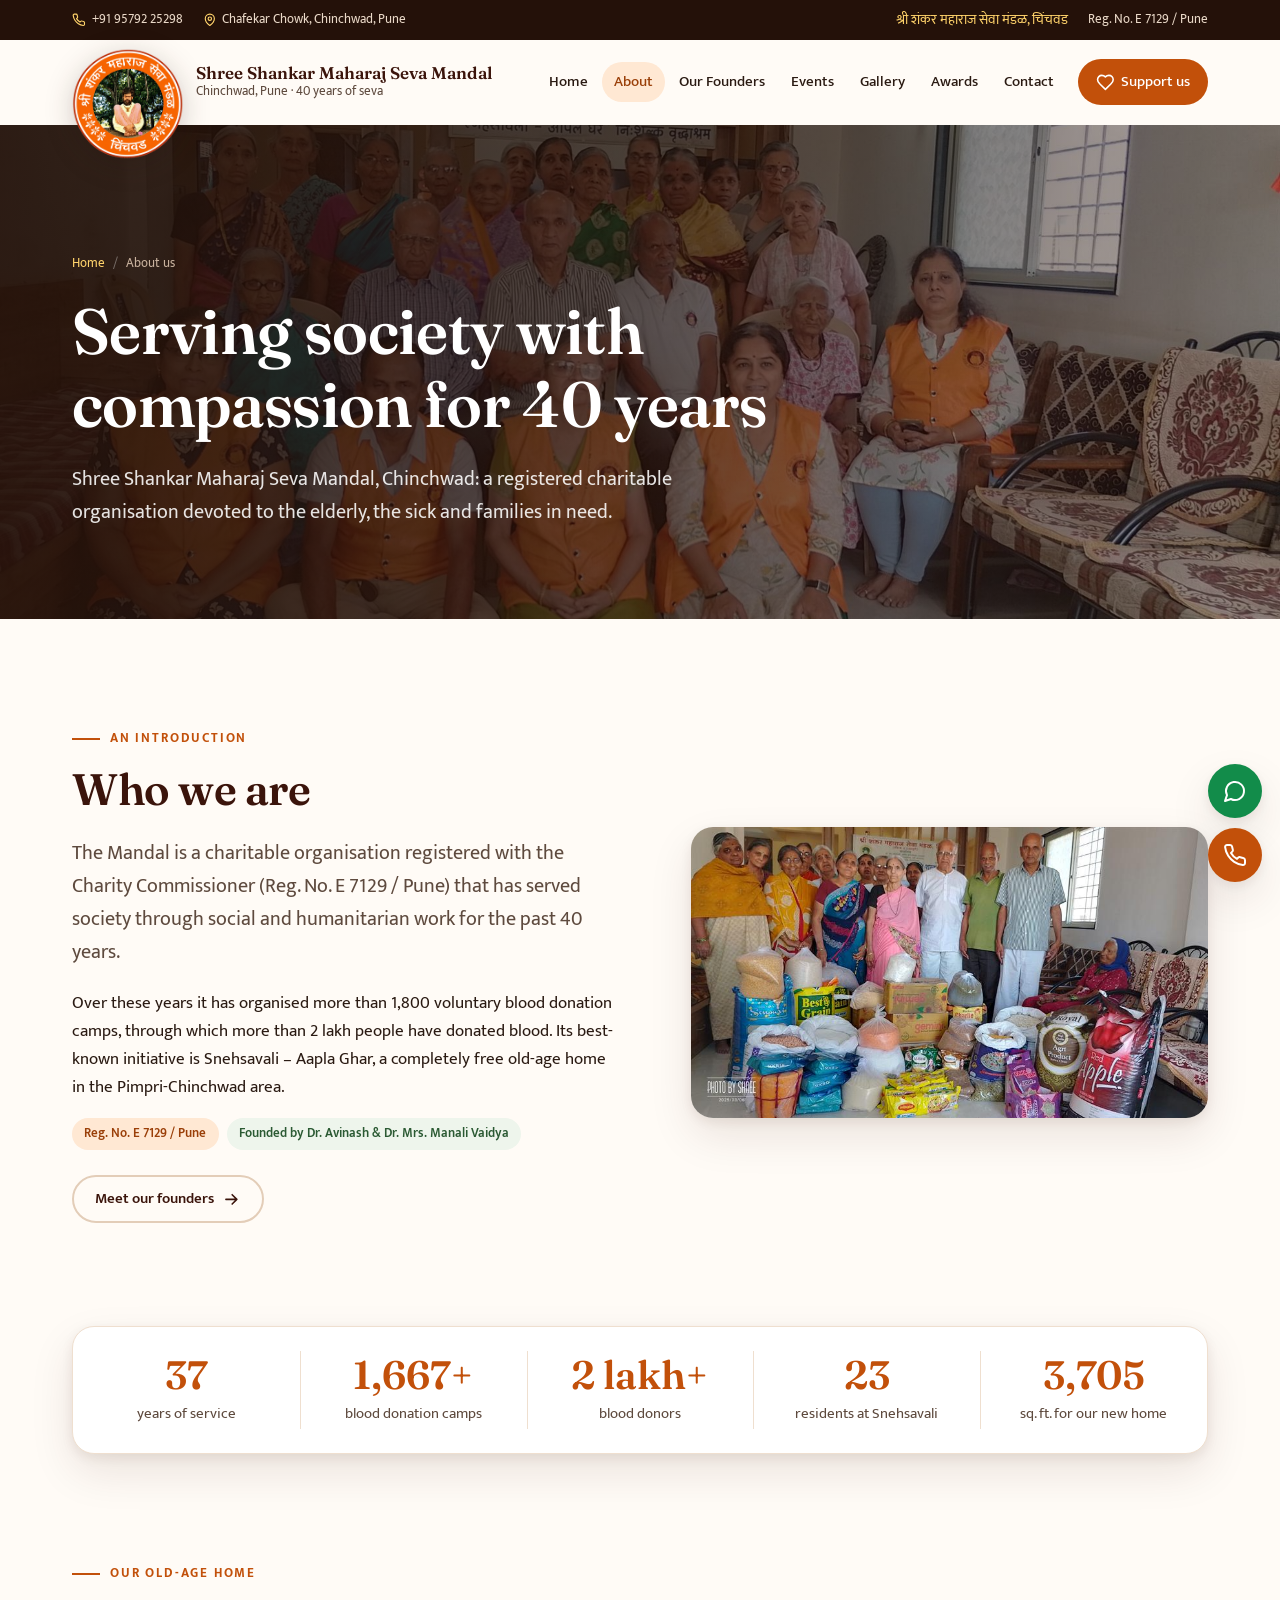
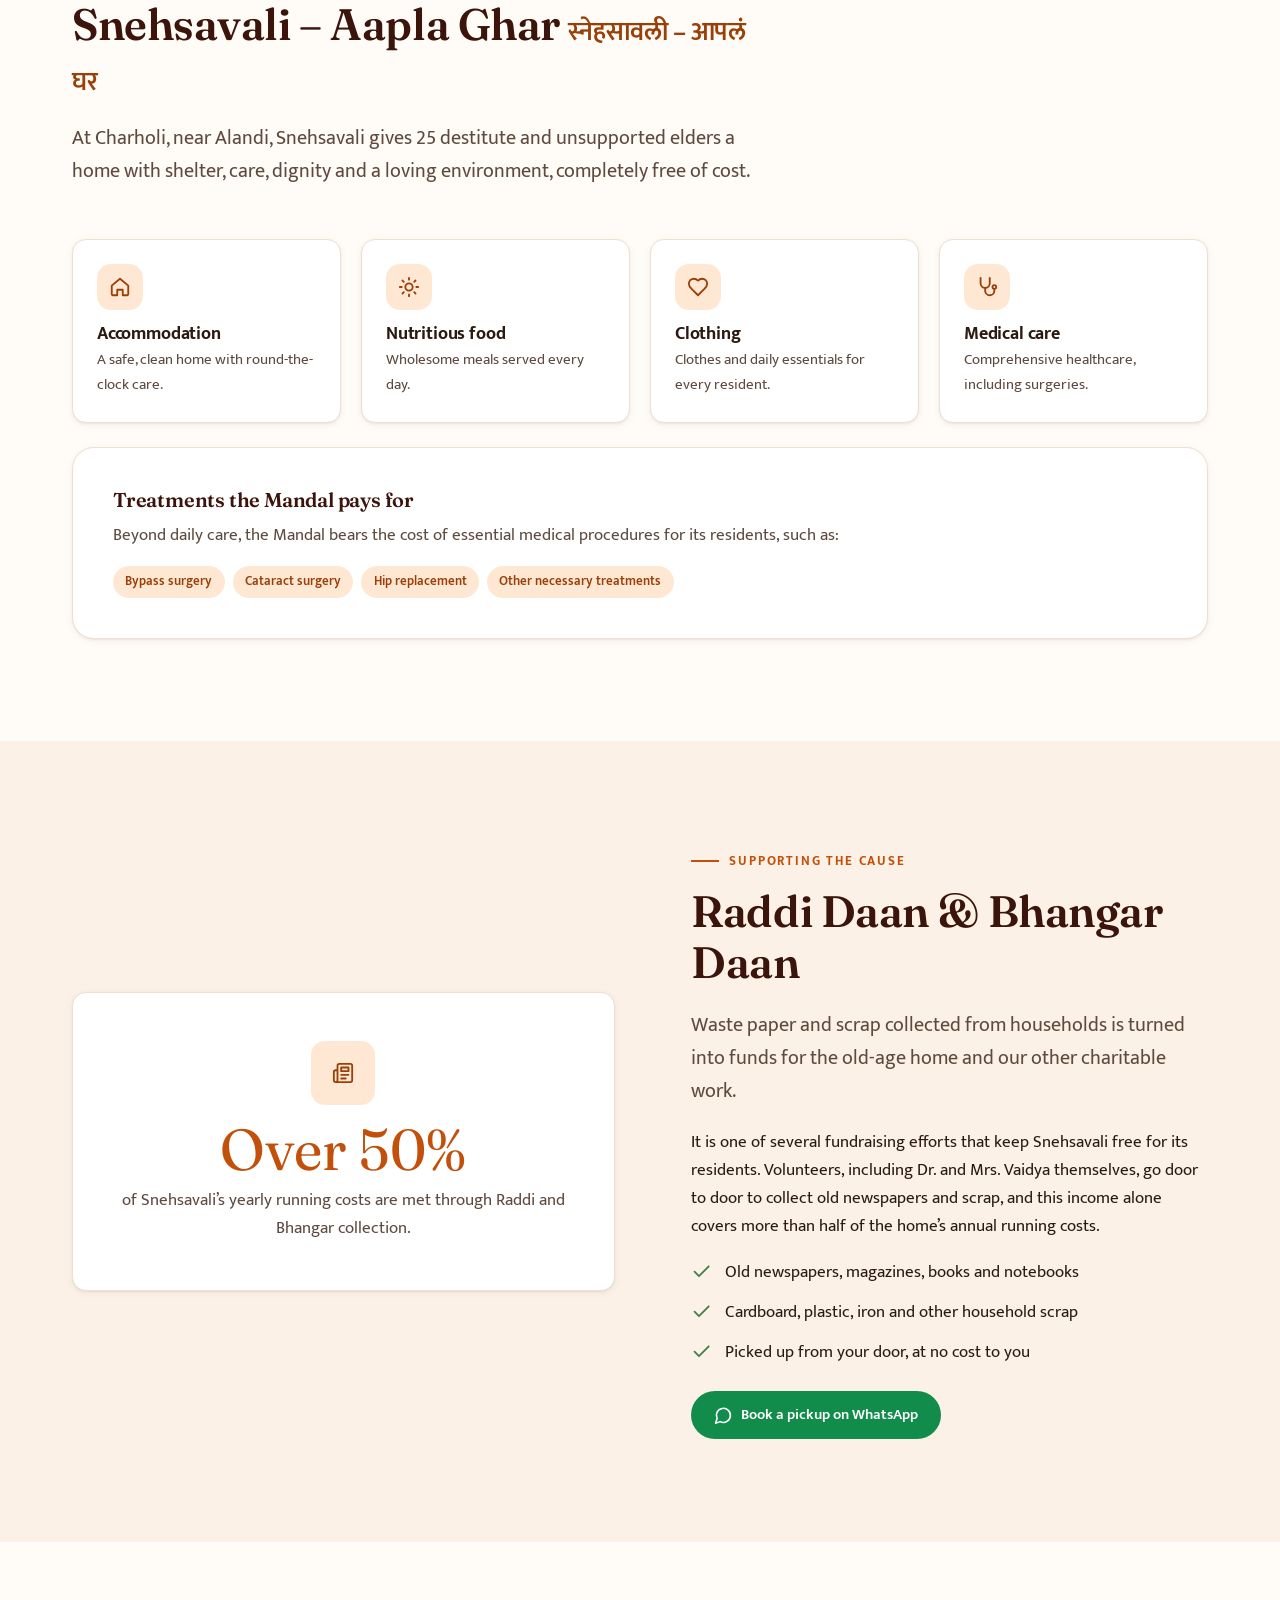
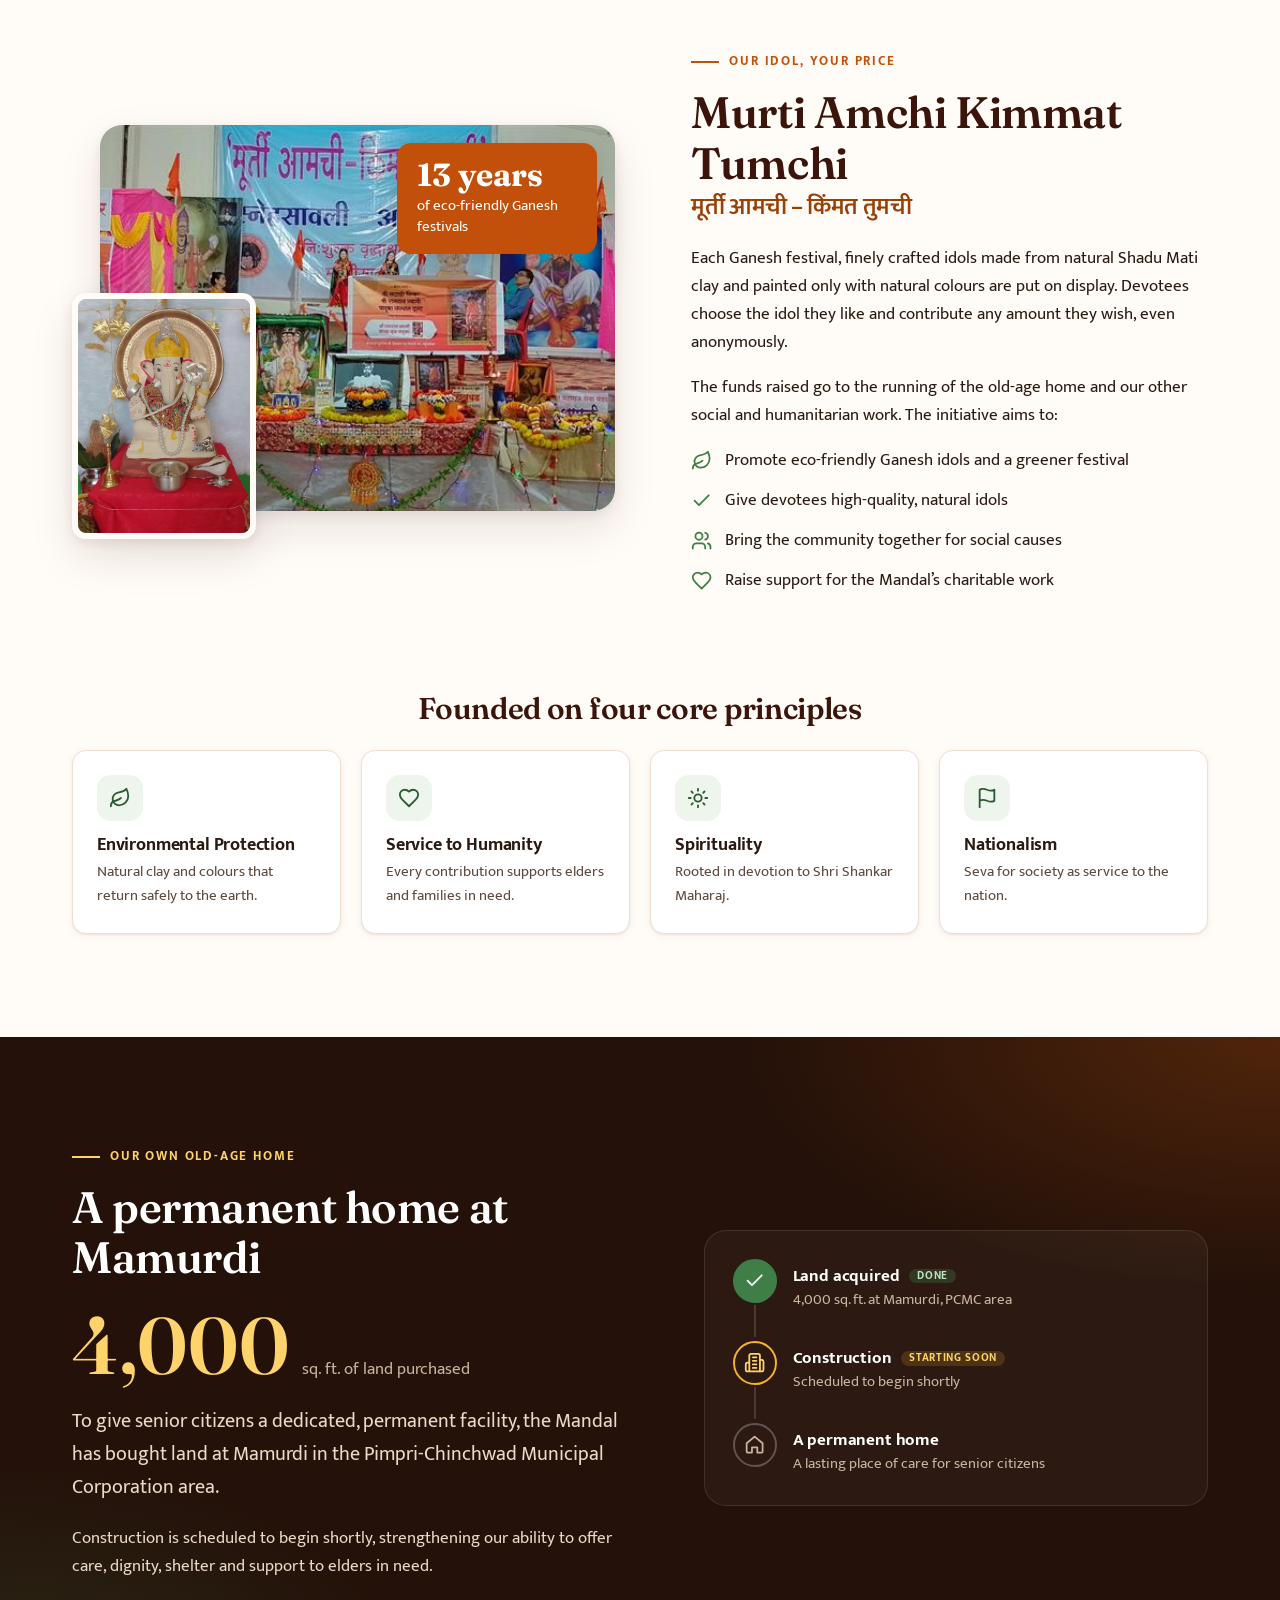
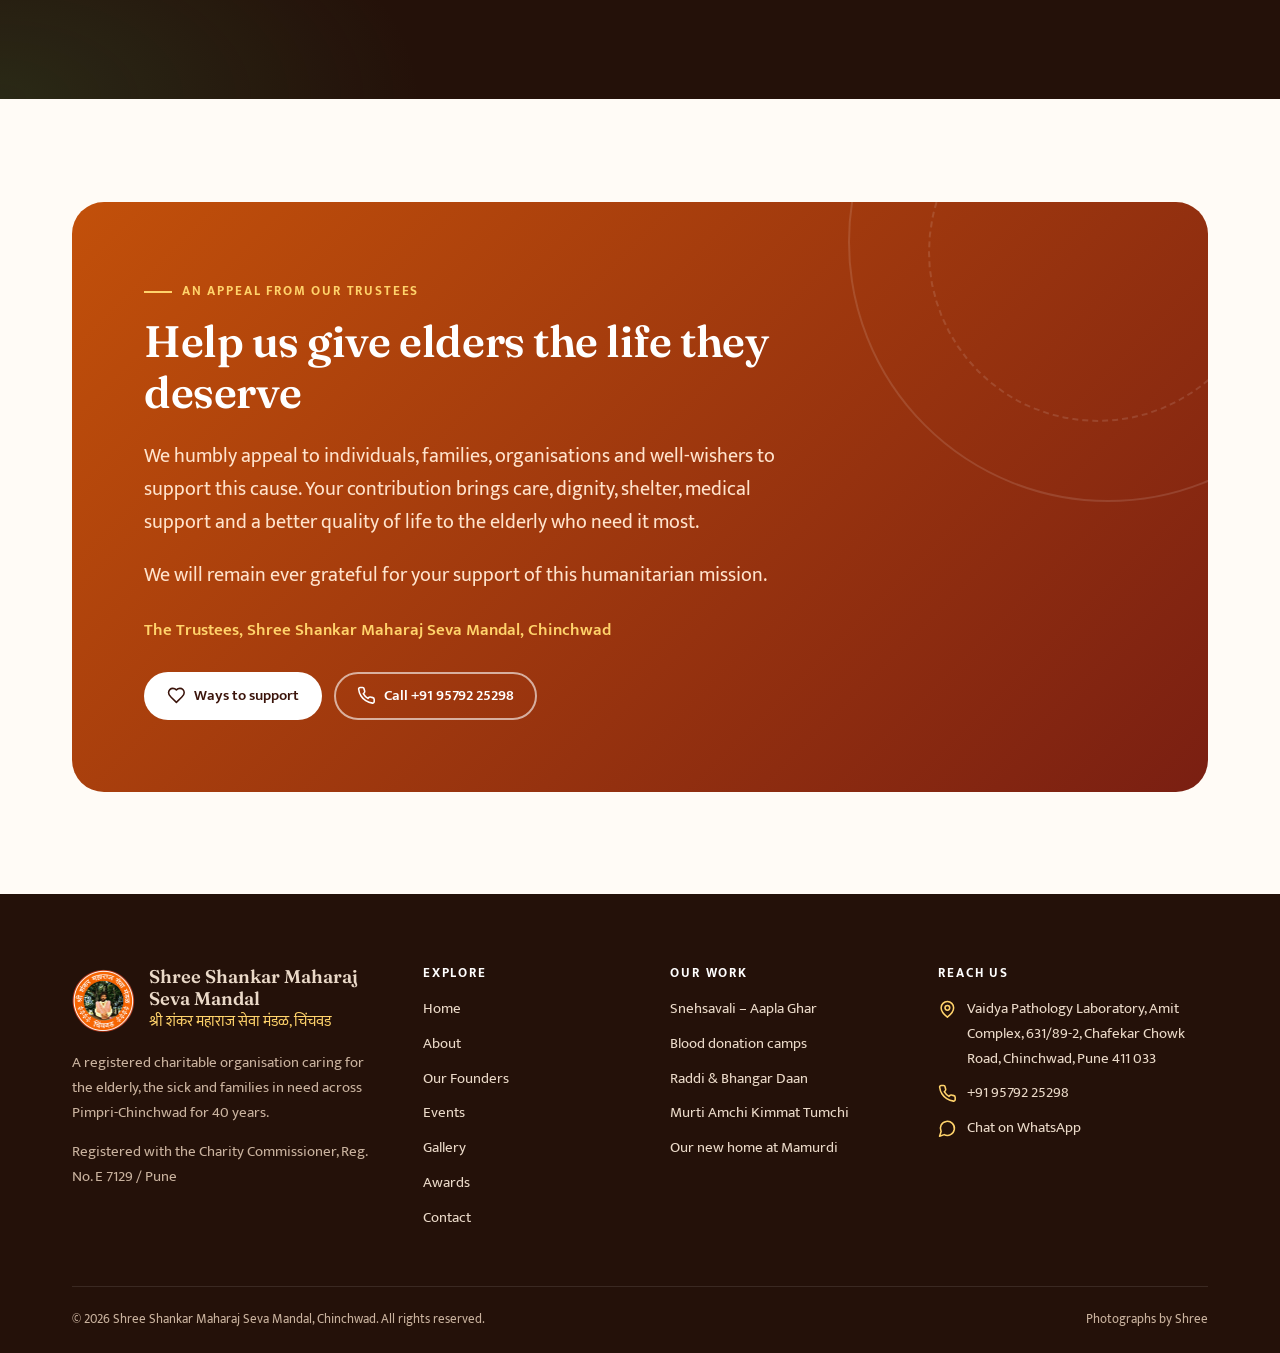
<file: about.html>
<!doctype html>
<html lang="en">
<head>
  <meta charset="utf-8">
  <meta name="viewport" content="width=device-width, initial-scale=1">
  <title>About Us | Shree Shankar Maharaj Seva Mandal, Chinchwad</title>
  <meta name="description" content="Forty years of social and humanitarian service: Snehsavali – Aapla Ghar free old-age home, 1,800+ blood donation camps, Raddi Daan, Murti Amchi Kimmat Tumchi and our upcoming home at Mamurdi.">
  <meta name="theme-color" content="#C2500A">
  <link rel="icon" href="assets/img/icon-32.png" sizes="32x32" type="image/png">
  <link rel="icon" href="assets/img/icon-192.png" sizes="192x192" type="image/png">
  <link rel="apple-touch-icon" href="assets/img/icon-180.png">
  <meta property="og:type" content="website">
  <meta property="og:site_name" content="Shree Shankar Maharaj Seva Mandal">
  <meta property="og:title" content="About Us | Shree Shankar Maharaj Seva Mandal, Chinchwad">
  <meta property="og:description" content="Forty years of social and humanitarian service: Snehsavali – Aapla Ghar free old-age home, 1,800+ blood donation camps, Raddi Daan, Murti Amchi Kimmat Tumchi and our upcoming home at Mamurdi.">
  <meta property="og:image" content="assets/img/photos/snehsavali-family-1920.jpg">
  <meta name="twitter:card" content="summary_large_image">
  <link rel="preconnect" href="https://fonts.googleapis.com">
  <link rel="preconnect" href="https://fonts.gstatic.com" crossorigin>
  <link rel="stylesheet" href="https://fonts.googleapis.com/css2?family=Fraunces:opsz,wght@9..144,400;9..144,500;9..144,600&family=Mukta:wght@400;500;600;700&display=swap">
  <link rel="stylesheet" href="assets/css/tokens.css">
  <link rel="stylesheet" href="assets/css/style.css">
  <script>document.documentElement.classList.add('js');</script>
</head>
<body>
  <svg width="0" height="0" style="position:absolute" aria-hidden="true" focusable="false"><symbol id="i-phone" viewBox="0 0 24 24"><path d="M22 16.9v3a2 2 0 0 1-2.2 2 19.8 19.8 0 0 1-8.6-3.1 19.5 19.5 0 0 1-6-6A19.8 19.8 0 0 1 2.1 4.2 2 2 0 0 1 4.1 2h3a2 2 0 0 1 2 1.7c.1 1 .4 1.9.7 2.8a2 2 0 0 1-.5 2.1L8 9.9a16 16 0 0 0 6 6l1.3-1.3a2 2 0 0 1 2.1-.4c.9.3 1.8.6 2.8.7a2 2 0 0 1 1.7 2z"/></symbol><symbol id="i-map-pin" viewBox="0 0 24 24"><path d="M20 10c0 6-8 12-8 12S4 16 4 10a8 8 0 0 1 16 0z"/><circle cx="12" cy="10" r="3"/></symbol><symbol id="i-heart" viewBox="0 0 24 24"><path d="M19 14c1.5-1.5 3-3.2 3-5.5A5.5 5.5 0 0 0 16.5 3c-1.8 0-3 .5-4.5 2-1.5-1.5-2.7-2-4.5-2A5.5 5.5 0 0 0 2 8.5c0 2.3 1.5 4 3 5.5l7 7z"/></symbol><symbol id="i-menu" viewBox="0 0 24 24"><path d="M4 6h16M4 12h16M4 18h16"/></symbol><symbol id="i-x" viewBox="0 0 24 24"><path d="M18 6 6 18M6 6l12 12"/></symbol><symbol id="i-chevron-left" viewBox="0 0 24 24"><path d="m15 18-6-6 6-6"/></symbol><symbol id="i-chevron-right" viewBox="0 0 24 24"><path d="m9 18 6-6-6-6"/></symbol><symbol id="i-arrow-right" viewBox="0 0 24 24"><path d="M5 12h14M13 6l6 6-6 6"/></symbol><symbol id="i-calendar" viewBox="0 0 24 24"><rect x="3" y="4" width="18" height="18" rx="2"/><path d="M16 2v4M8 2v4M3 10h18"/></symbol><symbol id="i-clock" viewBox="0 0 24 24"><circle cx="12" cy="12" r="10"/><path d="M12 6v6l4 2"/></symbol><symbol id="i-droplet" viewBox="0 0 24 24"><path d="M12 22a7 7 0 0 0 7-7c0-2-1-3.9-3-5.5S12.5 5.5 12 3c-.5 2.5-2 4.9-4 6.5S5 13 5 15a7 7 0 0 0 7 7z"/></symbol><symbol id="i-home" viewBox="0 0 24 24"><path d="M3 10.5 12 3l9 7.5V20a1 1 0 0 1-1 1h-5v-6h-6v6H4a1 1 0 0 1-1-1z"/></symbol><symbol id="i-newspaper" viewBox="0 0 24 24"><path d="M4 22h16a2 2 0 0 0 2-2V4a2 2 0 0 0-2-2H8a2 2 0 0 0-2 2v16a2 2 0 0 1-4 0v-9c0-1.1.9-2 2-2h2"/><path d="M18 14h-8M15 18h-5M10 6h8v4h-8z"/></symbol><symbol id="i-leaf" viewBox="0 0 24 24"><path d="M11 20A7 7 0 0 1 9.8 6.1C15.5 5 17 4.5 19 2c1 2 2 4.2 2 8 0 5.5-4.8 10-10 10z"/><path d="M2 21c0-3 1.9-5.4 5.1-6C9.5 14.5 12 13 13 12"/></symbol><symbol id="i-award" viewBox="0 0 24 24"><circle cx="12" cy="8" r="6"/><path d="M15.5 13 17 22l-5-3-5 3 1.5-9"/></symbol><symbol id="i-quote" viewBox="0 0 24 24"><path d="M3 21c3 0 7-1 7-8V5c0-1.25-.76-2-2-2H4c-1.25 0-2 .75-2 2v6c0 1.25.75 2 2 2 1 0 1 0 1 1v1c0 1-1 2-2 2s-1 0-1 1v3c0 1 0 1 1 1z"/><path d="M15 21c3 0 7-1 7-8V5c0-1.25-.76-2-2-2h-4c-1.25 0-2 .75-2 2v6c0 1.25.75 2 2 2h.75c0 2.25.25 4-2.75 4v3c0 1 0 1 1 1z"/></symbol><symbol id="i-users" viewBox="0 0 24 24"><path d="M16 21v-2a4 4 0 0 0-4-4H6a4 4 0 0 0-4 4v2"/><circle cx="9" cy="7" r="4"/><path d="M22 21v-2a4 4 0 0 0-3-3.9M16 3.1a4 4 0 0 1 0 7.8"/></symbol><symbol id="i-stethoscope" viewBox="0 0 24 24"><path d="M5 2v6a5 5 0 0 0 10 0V2"/><path d="M10 13v3a5 5 0 0 0 10 0v-2"/><circle cx="20" cy="12" r="2"/></symbol><symbol id="i-book" viewBox="0 0 24 24"><path d="M2 4h6a4 4 0 0 1 4 4v13a3 3 0 0 0-3-3H2zM22 4h-6a4 4 0 0 0-4 4v13a3 3 0 0 1 3-3h7z"/></symbol><symbol id="i-check" viewBox="0 0 24 24"><path d="M20 6 9 17l-5-5"/></symbol><symbol id="i-download" viewBox="0 0 24 24"><path d="M21 15v4a2 2 0 0 1-2 2H5a2 2 0 0 1-2-2v-4M7 10l5 5 5-5M12 15V3"/></symbol><symbol id="i-plus" viewBox="0 0 24 24"><path d="M12 5v14M5 12h14"/></symbol><symbol id="i-pause" viewBox="0 0 24 24"><path d="M8 5v14M16 5v14"/></symbol><symbol id="i-play" viewBox="0 0 24 24"><path d="m7 4 13 8-13 8z"/></symbol><symbol id="i-message" viewBox="0 0 24 24"><path d="M7.9 20A9 9 0 1 0 4 16.1L2 22z"/></symbol><symbol id="i-building" viewBox="0 0 24 24"><path d="M6 22V4a2 2 0 0 1 2-2h8a2 2 0 0 1 2 2v18zM6 12H4a2 2 0 0 0-2 2v6a2 2 0 0 0 2 2h2M18 9h2a2 2 0 0 1 2 2v9a2 2 0 0 1-2 2h-2M10 6h4M10 10h4M10 14h4M10 18h4"/></symbol><symbol id="i-diya" viewBox="0 0 24 24"><path d="M3 13h18c0 4-4 7-9 7s-9-3-9-7z"/><path d="M12 3c1.5 2 2.5 3.4 2.5 5a2.5 2.5 0 0 1-5 0c0-1.6 1-3 2.5-5z"/></symbol><symbol id="i-send" viewBox="0 0 24 24"><path d="m22 2-7 20-4-9-9-4z"/><path d="M22 2 11 13"/></symbol><symbol id="i-mic" viewBox="0 0 24 24"><path d="M12 2a3 3 0 0 0-3 3v7a3 3 0 0 0 6 0V5a3 3 0 0 0-3-3z"/><path d="M19 10v2a7 7 0 0 1-14 0v-2M12 19v3"/></symbol><symbol id="i-briefcase" viewBox="0 0 24 24"><rect x="2" y="7" width="20" height="14" rx="2"/><path d="M16 21V5a2 2 0 0 0-2-2h-4a2 2 0 0 0-2 2v16"/></symbol><symbol id="i-user-plus" viewBox="0 0 24 24"><path d="M16 21v-2a4 4 0 0 0-4-4H6a4 4 0 0 0-4 4v2"/><circle cx="9" cy="7" r="4"/><path d="M19 8v6M22 11h-6"/></symbol><symbol id="i-gift" viewBox="0 0 24 24"><rect x="3" y="8" width="18" height="4" rx="1"/><path d="M12 8v13M19 12v7a2 2 0 0 1-2 2H7a2 2 0 0 1-2-2v-7"/><path d="M7.5 8a2.5 2.5 0 0 1 0-5C10 3 12 8 12 8s2-5 4.5-5a2.5 2.5 0 0 1 0 5"/></symbol><symbol id="i-shield" viewBox="0 0 24 24"><path d="M12 22s8-4 8-10V5l-8-3-8 3v7c0 6 8 10 8 10z"/><path d="m9 12 2 2 4-4"/></symbol><symbol id="i-navigation" viewBox="0 0 24 24"><path d="m3 11 19-9-9 19-2-8z"/></symbol><symbol id="i-sun" viewBox="0 0 24 24"><circle cx="12" cy="12" r="4"/><path d="M12 2v2M12 20v2M4.9 4.9l1.4 1.4M17.7 17.7l1.4 1.4M2 12h2M20 12h2M4.9 19.1l1.4-1.4M17.7 6.3l1.4-1.4"/></symbol><symbol id="i-flag" viewBox="0 0 24 24"><path d="M4 22V4M4 15s1-1 4-1 5 2 8 2 4-1 4-1V3s-1 1-4 1-5-2-8-2-4 1-4 1"/></symbol></svg>
  <a class="skip-link" href="#main">Skip to content</a>

  <div class="topbar">
    <div class="container">
      <div class="topbar-group">
        <a href="tel:+919579225298"><svg class="i" aria-hidden="true"><use href="#i-phone"></use></svg>+91 95792 25298</a>
        <a class="hide-sm" href="https://www.google.com/maps/search/?api=1&amp;query=Vaidya%20Pathology%20Laboratory%2C%20Chafekar%20Chowk%2C%20Chinchwad%2C%20Pune%20411033" target="_blank" rel="noopener"><svg class="i" aria-hidden="true"><use href="#i-map-pin"></use></svg>Chafekar Chowk, Chinchwad, Pune</a>
      </div>
      <div class="topbar-group">
        <span class="mr hide-sm" lang="mr">श्री शंकर महाराज सेवा मंडळ, चिंचवड</span>
        <span>Reg. No. E 7129 / Pune</span>
      </div>
    </div>
  </div>
  <header class="site-header">
    <div class="container header-inner">
      <a class="brand" href="index.html">
        <img src="assets/img/logo-256.png" width="54" height="54" alt="">
        <span>
          <span class="brand-name">Shree Shankar Maharaj Seva Mandal</span>
          <span class="brand-sub">Chinchwad, Pune &middot; 40 years of seva</span>
        </span>
      </a>
      <button class="icon-btn nav-toggle" type="button" aria-expanded="false" aria-controls="site-nav" aria-label="Open menu"><svg class="i" aria-hidden="true"><use href="#i-menu"></use></svg></button>
      <nav id="site-nav" class="nav" aria-label="Main">
        <a href="index.html">Home</a>
        <a href="about.html" aria-current="page">About</a>
        <a href="founders.html">Our Founders</a>
        <a href="events.html">Events</a>
        <a href="gallery.html">Gallery</a>
        <a href="awards.html">Awards</a>
        <a href="contact.html">Contact</a>
        <a class="nav-cta" href="contact.html#support"><svg class="i" aria-hidden="true"><use href="#i-heart"></use></svg>Support us</a>
      </nav>
    </div>
  </header>

  <main id="main">
<section class="page-hero">
      <img src="assets/img/photos/snehsavali-family-1920.jpg" srcset="assets/img/photos/snehsavali-family-800.jpg 800w, assets/img/photos/snehsavali-family-1920.jpg 1920w" sizes="100vw" width="1920" height="1080" alt="" fetchpriority="high">
      <div class="container">
        <ol class="crumbs"><li><a href="index.html">Home</a></li><li aria-current="page">About us</li></ol>
        <h1>Serving society with compassion for 40 years</h1>
        <p>Shree Shankar Maharaj Seva Mandal, Chinchwad: a registered charitable organisation devoted to the elderly, the sick and families in need.</p>
      </div>
    </section>

    <section class="section">
      <div class="container split">
        <div class="reveal">
          <span class="kicker">An introduction</span>
          <h2 style="font-size: var(--fs-2xl)">Who we are</h2>
          <p class="lead">The Mandal is a charitable organisation registered with the Charity Commissioner (Reg. No. E 7129 / Pune) that has served society through social and humanitarian work for the past 40 years.</p>
          <p>Over these years it has organised more than 1,800 voluntary blood donation camps, through which more than 2 lakh people have donated blood. Its best-known initiative is Snehsavali &ndash; Aapla Ghar, a completely free old-age home in the Pimpri-Chinchwad area.</p>
          <ul class="chips">
            <li class="chip saffron">Reg. No. E 7129 / Pune</li>
            <li class="chip">Founded by Dr. Avinash &amp; Dr. Mrs. Manali Vaidya</li>
          </ul>
          <a class="btn btn-ghost" href="founders.html">Meet our founders <svg class="i" aria-hidden="true"><use href="#i-arrow-right"></use></svg></a>
        </div>
        <div class="reveal d1">
          <img class="rounded-img" src="assets/img/photos/ration-donation-800.jpg" srcset="assets/img/photos/ration-donation-800.jpg 800w, assets/img/photos/ration-donation-1920.jpg 1920w" sizes="(max-width: 900px) 100vw, 560px" width="800" height="450" alt="Residents of Snehsavali with donated grains and groceries" loading="lazy">
        </div>
      </div>
    </section>

    <section class="impact flat" aria-label="Our impact in numbers">
      <div class="container">
        <div class="impact-grid reveal">
          <div class="stat"><span class="stat-num" data-count="40">40</span><span class="stat-label">years of service</span></div>
          <div class="stat"><span class="stat-num" data-count="1800" data-suffix="+">1,800+</span><span class="stat-label">blood donation camps</span></div>
          <div class="stat"><span class="stat-num" data-count="2" data-suffix=" lakh+">2 lakh+</span><span class="stat-label">blood donors</span></div>
          <div class="stat"><span class="stat-num" data-count="25">25</span><span class="stat-label">residents at Snehsavali</span></div>
          <div class="stat"><span class="stat-num" data-count="4000">4,000</span><span class="stat-label">sq. ft. for our new home</span></div>
        </div>
      </div>
    </section>

    <!-- Snehsavali -->
    <section class="section" id="snehsavali">
      <div class="container">
        <div class="section-head reveal">
          <span class="kicker">Our old-age home</span>
          <h2>Snehsavali &ndash; Aapla Ghar <span class="mr" lang="mr" style="color: var(--saffron-700); font-size: 0.6em; font-weight: 600">स्नेहसावली &ndash; आपलं घर</span></h2>
          <p class="lead">At Charholi, near Alandi, Snehsavali gives 25 destitute and unsupported elders a home with shelter, care, dignity and a loving environment, completely free of cost.</p>
        </div>
        <div class="grid-4">
          <div class="tile reveal"><span class="card-icon"><svg class="i" aria-hidden="true"><use href="#i-home"></use></svg></span><h3>Accommodation</h3><p>A safe, clean home with round-the-clock care.</p></div>
          <div class="tile reveal d1"><span class="card-icon"><svg class="i" aria-hidden="true"><use href="#i-sun"></use></svg></span><h3>Nutritious food</h3><p>Wholesome meals served every day.</p></div>
          <div class="tile reveal d2"><span class="card-icon"><svg class="i" aria-hidden="true"><use href="#i-heart"></use></svg></span><h3>Clothing</h3><p>Clothes and daily essentials for every resident.</p></div>
          <div class="tile reveal d3"><span class="card-icon"><svg class="i" aria-hidden="true"><use href="#i-stethoscope"></use></svg></span><h3>Medical care</h3><p>Comprehensive healthcare, including surgeries.</p></div>
        </div>
        <div class="panel reveal" style="margin-top: 24px">
          <h3 style="font-size: var(--fs-lg)">Treatments the Mandal pays for</h3>
          <p style="color: var(--ink-2)">Beyond daily care, the Mandal bears the cost of essential medical procedures for its residents, such as:</p>
          <ul class="chips" style="margin-bottom: 0">
            <li class="chip saffron">Bypass surgery</li>
            <li class="chip saffron">Cataract surgery</li>
            <li class="chip saffron">Hip replacement</li>
            <li class="chip saffron">Other necessary treatments</li>
          </ul>
        </div>
      </div>
    </section>

    <!-- Raddi Daan -->
    <section class="section section-alt" id="raddi">
      <div class="container split flip">
        <div class="reveal">
          <span class="kicker">Supporting the cause</span>
          <h2 style="font-size: var(--fs-2xl)">Raddi Daan &amp; Bhangar Daan</h2>
          <p class="lead">Waste paper and scrap collected from households is turned into funds for the old-age home and our other charitable work.</p>
          <p>It is one of several fundraising efforts that keep Snehsavali free for its residents. Volunteers, including Dr. and Mrs. Vaidya themselves, go door to door to collect old newspapers and scrap, and this income alone covers more than half of the home&rsquo;s annual running costs.</p>
          <ul class="checklist">
            <li><svg class="i" aria-hidden="true"><use href="#i-check"></use></svg><span>Old newspapers, magazines, books and notebooks</span></li>
            <li><svg class="i" aria-hidden="true"><use href="#i-check"></use></svg><span>Cardboard, plastic, iron and other household scrap</span></li>
            <li><svg class="i" aria-hidden="true"><use href="#i-check"></use></svg><span>Picked up from your door, at no cost to you</span></li>
          </ul>
          <a class="btn btn-wa" href="https://wa.me/919579225298?text=Namaskar%2C%20I%20would%20like%20to%20donate%20raddi%20%2F%20scrap%20for%20Snehsavali.%20Please%20arrange%20a%20pickup%20from%20my%20address%3A" target="_blank" rel="noopener"><svg class="i" aria-hidden="true"><use href="#i-message"></use></svg>Book a pickup on WhatsApp</a>
        </div>
        <div class="reveal d1">
          <div class="tile" style="padding: clamp(28px, 5vw, 48px); text-align: center">
            <span class="card-icon" style="margin: 0 auto 16px; width: 64px; height: 64px"><svg class="i" aria-hidden="true"><use href="#i-newspaper"></use></svg></span>
            <p style="font-family: var(--font-display); font-size: clamp(2.4rem, 1.6rem + 3vw, 3.6rem); color: var(--saffron-600); line-height: 1; margin: 0 0 8px">Over 50%</p>
            <p style="font-size: var(--fs-md)">of Snehsavali&rsquo;s yearly running costs are met through Raddi and Bhangar collection.</p>
          </div>
        </div>
      </div>
    </section>

    <!-- Murti Amchi Kimmat Tumchi -->
    <section class="section" id="murti">
      <div class="container split">
        <div class="media-stack reveal">
          <img class="m-main" src="assets/img/photos/murti-stage-800.jpg" srcset="assets/img/photos/murti-stage-800.jpg 800w, assets/img/photos/murti-stage-1920.jpg 1920w" sizes="(max-width: 900px) 100vw, 560px" width="800" height="360" alt="The decorated Murti Amchi Kimmat Tumchi stage with donation booths" loading="lazy">
          <img class="m-float" src="assets/img/photos/eco-ganesh-idol-800.jpg" width="450" height="800" alt="A Shadu Mati Ganesh idol" loading="lazy">
          <div class="media-badge"><strong>13 years</strong><span>of eco-friendly Ganesh festivals</span></div>
        </div>
        <div class="reveal d1">
          <span class="kicker">Our idol, your price</span>
          <h2 style="font-size: var(--fs-2xl)">Murti Amchi Kimmat Tumchi <span class="mr" lang="mr" style="display: block; color: var(--saffron-700); font-size: 0.55em; font-weight: 600; margin-top: 6px">मूर्ती आमची &ndash; किंमत तुमची</span></h2>
          <p>Each Ganesh festival, finely crafted idols made from natural Shadu Mati clay and painted only with natural colours are put on display. Devotees choose the idol they like and contribute any amount they wish, even anonymously.</p>
          <p>The funds raised go to the running of the old-age home and our other social and humanitarian work. The initiative aims to:</p>
          <ul class="checklist">
            <li><svg class="i" aria-hidden="true"><use href="#i-leaf"></use></svg><span>Promote eco-friendly Ganesh idols and a greener festival</span></li>
            <li><svg class="i" aria-hidden="true"><use href="#i-check"></use></svg><span>Give devotees high-quality, natural idols</span></li>
            <li><svg class="i" aria-hidden="true"><use href="#i-users"></use></svg><span>Bring the community together for social causes</span></li>
            <li><svg class="i" aria-hidden="true"><use href="#i-heart"></use></svg><span>Raise support for the Mandal&rsquo;s charitable work</span></li>
          </ul>
        </div>
      </div>
      <div class="container" style="margin-top: clamp(40px, 6vw, 72px)">
        <h3 class="reveal" style="text-align: center; font-size: var(--fs-xl)">Founded on four core principles</h3>
        <div class="grid-4" style="margin-top: 24px">
          <div class="tile green reveal"><span class="card-icon"><svg class="i" aria-hidden="true"><use href="#i-leaf"></use></svg></span><h3>Environmental Protection</h3><p>Natural clay and colours that return safely to the earth.</p></div>
          <div class="tile green reveal d1"><span class="card-icon"><svg class="i" aria-hidden="true"><use href="#i-heart"></use></svg></span><h3>Service to Humanity</h3><p>Every contribution supports elders and families in need.</p></div>
          <div class="tile green reveal d2"><span class="card-icon"><svg class="i" aria-hidden="true"><use href="#i-sun"></use></svg></span><h3>Spirituality</h3><p>Rooted in devotion to Shri Shankar Maharaj.</p></div>
          <div class="tile green reveal d3"><span class="card-icon"><svg class="i" aria-hidden="true"><use href="#i-flag"></use></svg></span><h3>Nationalism</h3><p>Seva for society as service to the nation.</p></div>
        </div>
      </div>
    </section>

    <!-- New home -->
    <section class="section section-dark project" id="new-home">
      <div class="container project-grid">
        <div class="reveal">
          <span class="kicker">Our own old-age home</span>
          <h2 style="font-size: var(--fs-2xl)">A permanent home at Mamurdi</h2>
          <div class="big-figure"><strong>4,000</strong><span>sq. ft. of land purchased</span></div>
          <p class="lead">To give senior citizens a dedicated, permanent facility, the Mandal has bought land at Mamurdi in the Pimpri-Chinchwad Municipal Corporation area.</p>
          <p>Construction is scheduled to begin shortly, strengthening our ability to offer care, dignity, shelter and support to elders in need.</p>
        </div>
        <ol class="steps reveal d1" aria-label="Project progress">
          <li class="step done"><span class="step-dot"><svg class="i" aria-hidden="true"><use href="#i-check"></use></svg></span><div><h3>Land acquired <span class="tag">Done</span></h3><p>4,000 sq. ft. at Mamurdi, PCMC area</p></div></li>
          <li class="step now"><span class="step-dot"><svg class="i" aria-hidden="true"><use href="#i-building"></use></svg></span><div><h3>Construction <span class="tag">Starting soon</span></h3><p>Scheduled to begin shortly</p></div></li>
          <li class="step"><span class="step-dot"><svg class="i" aria-hidden="true"><use href="#i-home"></use></svg></span><div><h3>A permanent home</h3><p>A lasting place of care for senior citizens</p></div></li>
        </ol>
      </div>
    </section>

    <!-- Appeal -->
    <section class="section">
      <div class="container">
        <div class="appeal reveal">
          <span class="kicker">An appeal from our Trustees</span>
          <h2>Help us give elders the life they deserve</h2>
          <p class="lead">We humbly appeal to individuals, families, organisations and well-wishers to support this cause. Your contribution brings care, dignity, shelter, medical support and a better quality of life to the elderly who need it most.</p>
          <p class="lead">We will remain ever grateful for your support of this humanitarian mission.</p>
          <p class="quote-sign">The Trustees, Shree Shankar Maharaj Seva Mandal, Chinchwad</p>
          <div class="btn-row" style="margin-top: 28px">
            <a class="btn btn-light" href="contact.html#support"><svg class="i" aria-hidden="true"><use href="#i-heart"></use></svg>Ways to support</a>
            <a class="btn btn-ghost-light" href="tel:+919579225298"><svg class="i" aria-hidden="true"><use href="#i-phone"></use></svg>Call +91 95792 25298</a>
          </div>
        </div>
      </div>
    </section>
  </main>

  <footer class="site-footer">
    <div class="container">
      <div class="footer-grid">
        <div>
          <a class="footer-brand" href="index.html">
            <img src="assets/img/logo-256.png" width="64" height="64" alt="" loading="lazy">
            <span><strong>Shree Shankar Maharaj Seva Mandal</strong><span class="mr" lang="mr">श्री शंकर महाराज सेवा मंडळ, चिंचवड</span></span>
          </a>
          <p>A registered charitable organisation caring for the elderly, the sick and families in need across Pimpri-Chinchwad for 40 years.</p>
          <p>Registered with the Charity Commissioner, Reg. No. E 7129 / Pune</p>
        </div>
        <div>
          <h3>Explore</h3>
          <ul>
            <li><a href="index.html">Home</a></li>
            <li><a href="about.html">About</a></li>
            <li><a href="founders.html">Our Founders</a></li>
            <li><a href="events.html">Events</a></li>
            <li><a href="gallery.html">Gallery</a></li>
            <li><a href="awards.html">Awards</a></li>
            <li><a href="contact.html">Contact</a></li>
          </ul>
        </div>
        <div>
          <h3>Our work</h3>
          <ul>
            <li><a href="about.html#snehsavali">Snehsavali &ndash; Aapla Ghar</a></li>
            <li><a href="events.html">Blood donation camps</a></li>
            <li><a href="about.html#raddi">Raddi &amp; Bhangar Daan</a></li>
            <li><a href="about.html#murti">Murti Amchi Kimmat Tumchi</a></li>
            <li><a href="about.html#new-home">Our new home at Mamurdi</a></li>
          </ul>
        </div>
        <div>
          <h3>Reach us</h3>
          <ul class="footer-contact">
            <li><svg class="i" aria-hidden="true"><use href="#i-map-pin"></use></svg><a href="https://www.google.com/maps/search/?api=1&amp;query=Vaidya%20Pathology%20Laboratory%2C%20Chafekar%20Chowk%2C%20Chinchwad%2C%20Pune%20411033" target="_blank" rel="noopener">Vaidya Pathology Laboratory, Amit Complex, 631/89-2, Chafekar Chowk Road, Chinchwad, Pune 411 033</a></li>
            <li><svg class="i" aria-hidden="true"><use href="#i-phone"></use></svg><a href="tel:+919579225298">+91 95792 25298</a></li>
            <li><svg class="i" aria-hidden="true"><use href="#i-message"></use></svg><a href="https://wa.me/919579225298" target="_blank" rel="noopener">Chat on WhatsApp</a></li>
          </ul>
        </div>
      </div>
      <div class="footer-bottom">
        <span>&copy; <span data-year>2026</span> Shree Shankar Maharaj Seva Mandal, Chinchwad. All rights reserved.</span>
        <span>Photographs by Shree</span>
      </div>
    </div>
  </footer>

  <div class="fab">
    <a class="fab-wa" href="https://wa.me/919579225298" target="_blank" rel="noopener" aria-label="Chat with us on WhatsApp"><svg class="i" aria-hidden="true"><use href="#i-message"></use></svg></a>
    <a class="fab-call" href="tel:+919579225298" aria-label="Call us on +91 95792 25298"><svg class="i" aria-hidden="true"><use href="#i-phone"></use></svg></a>
  </div>

  <script src="assets/js/data.js"></script>
  <script src="assets/js/main.js"></script>
</body>
</html>
</file>
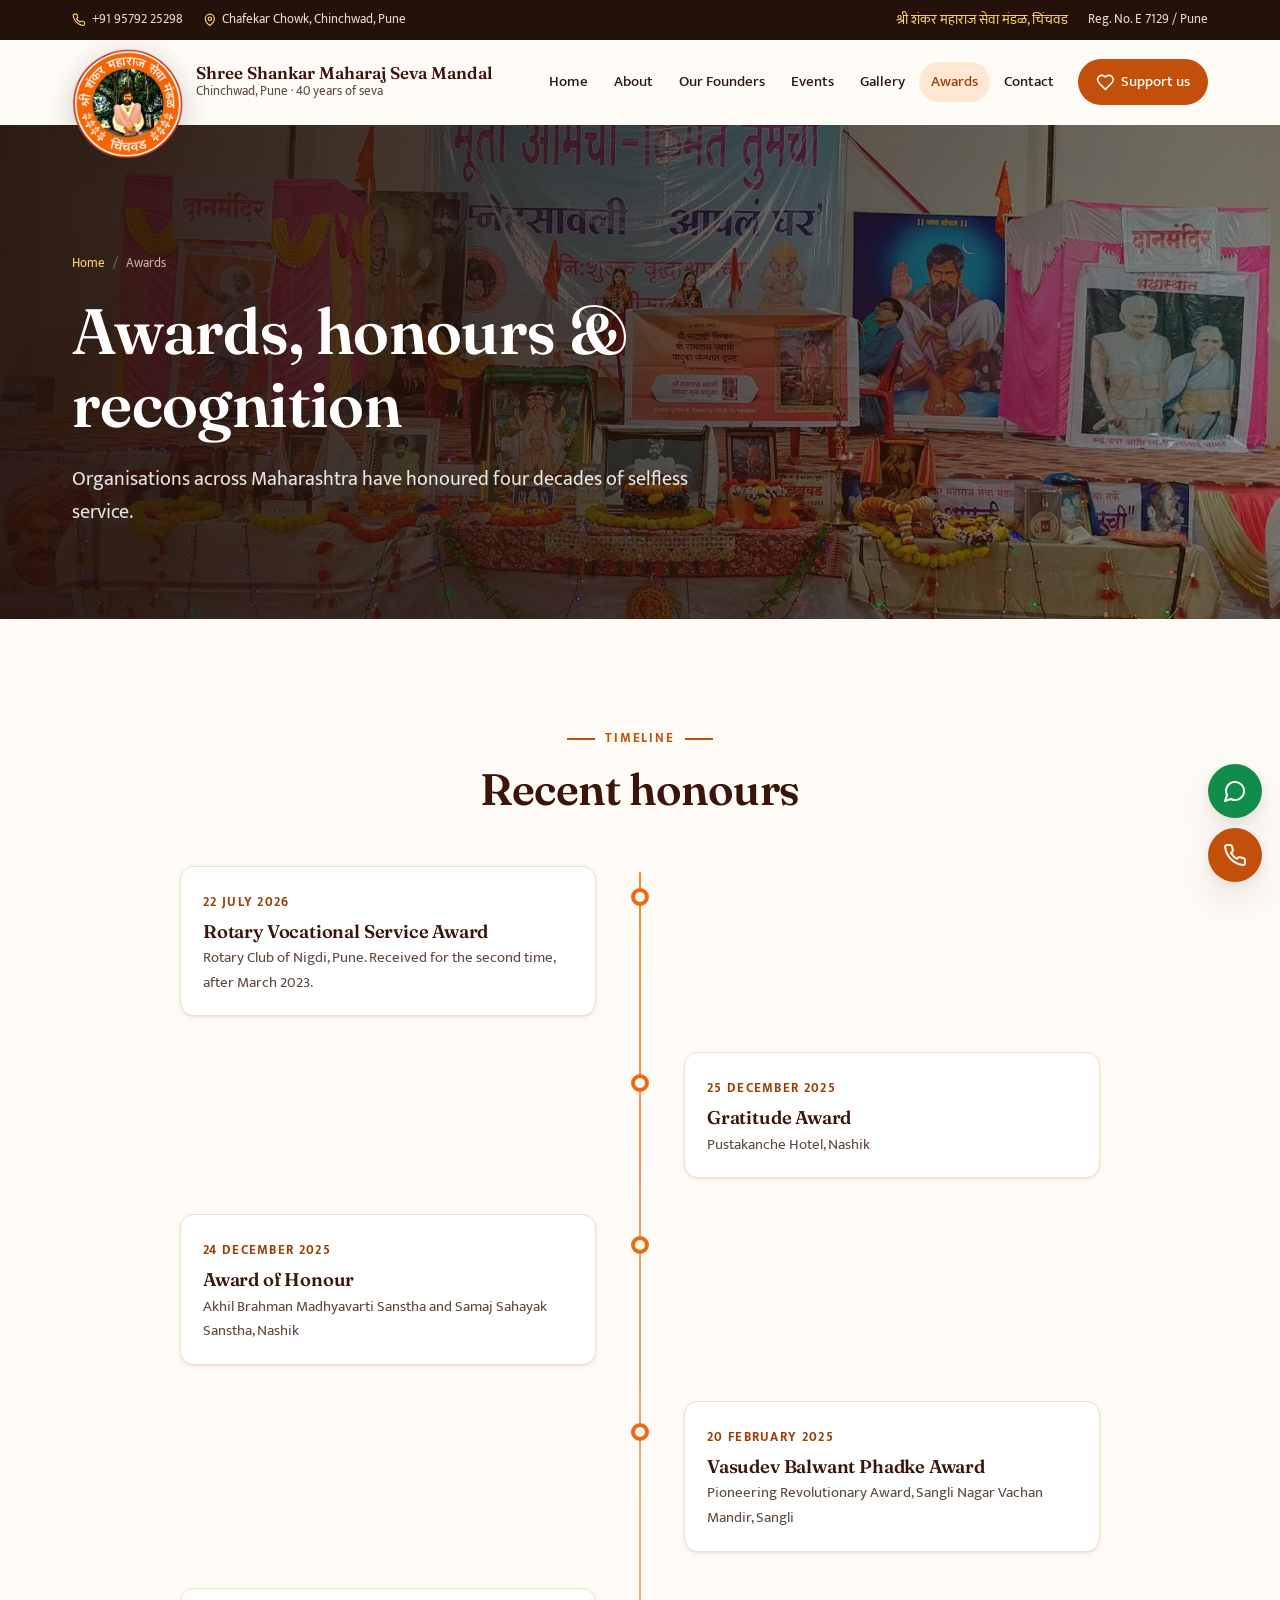
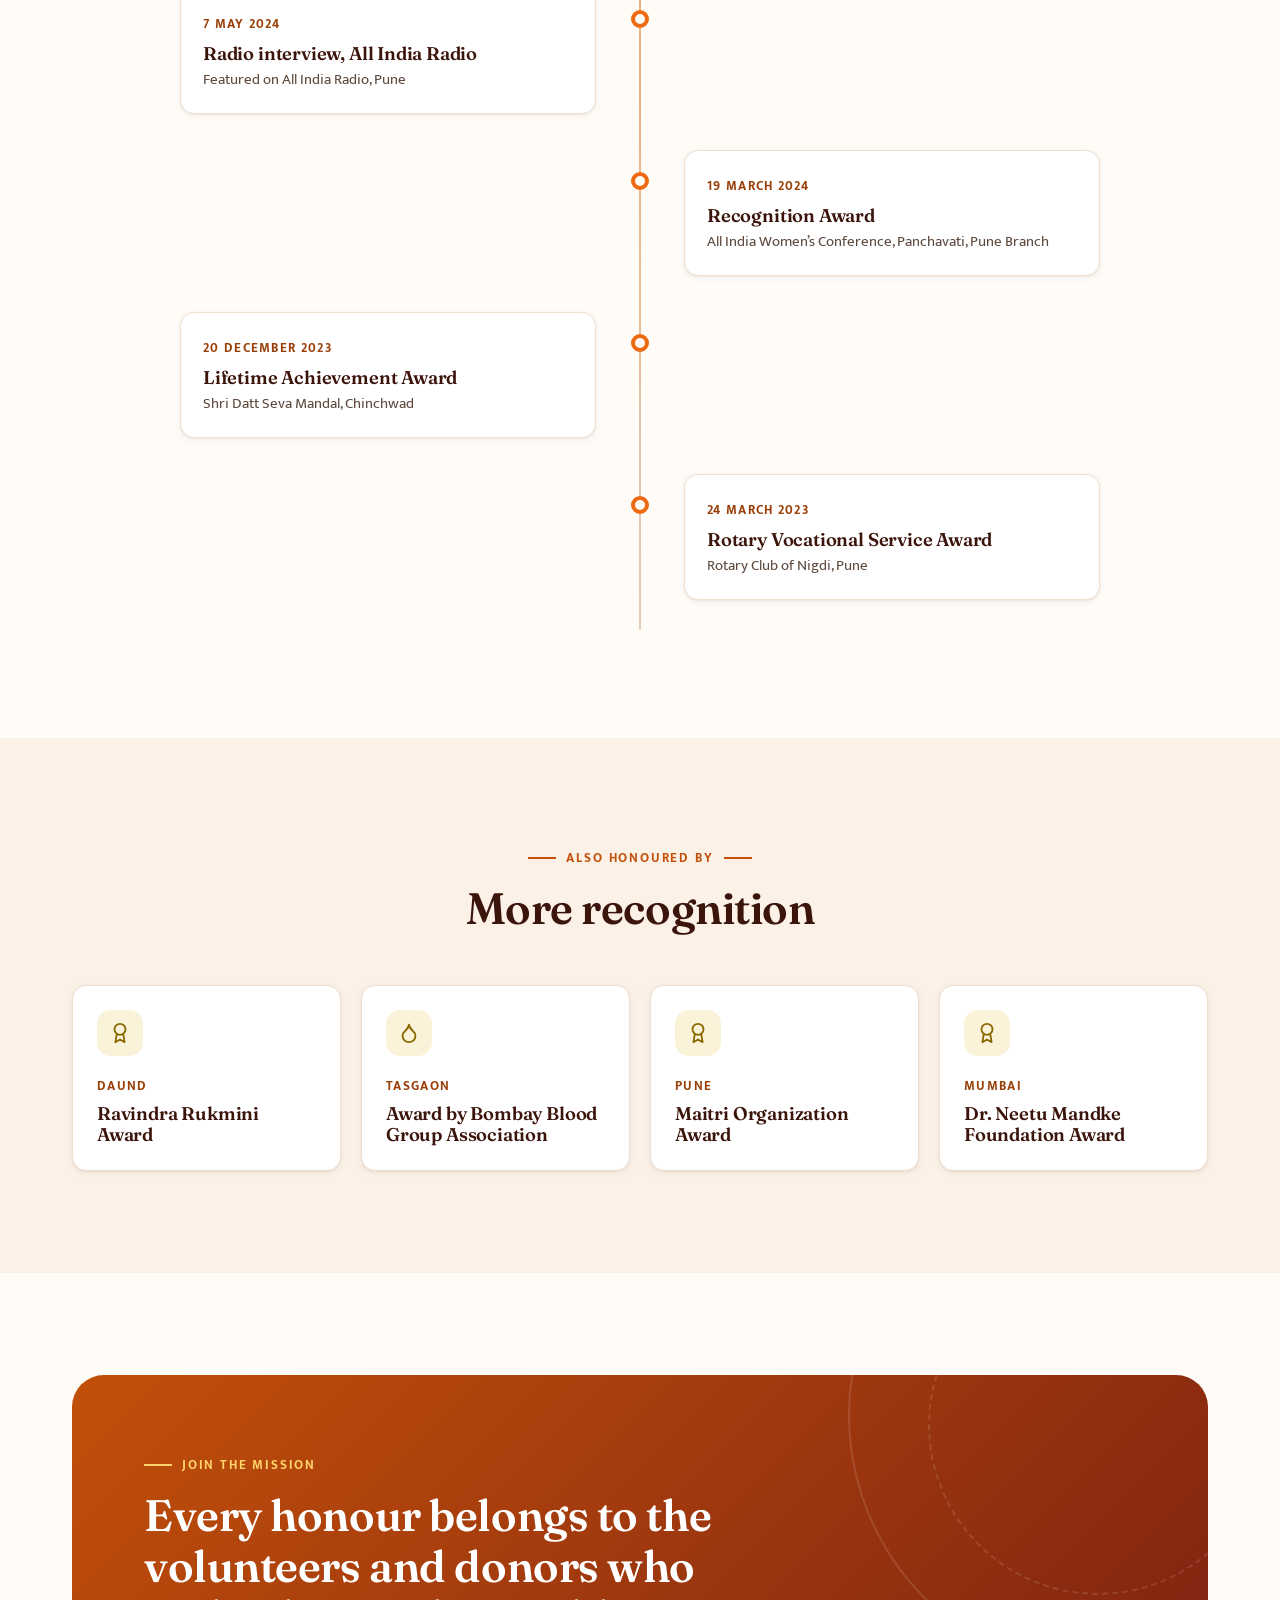
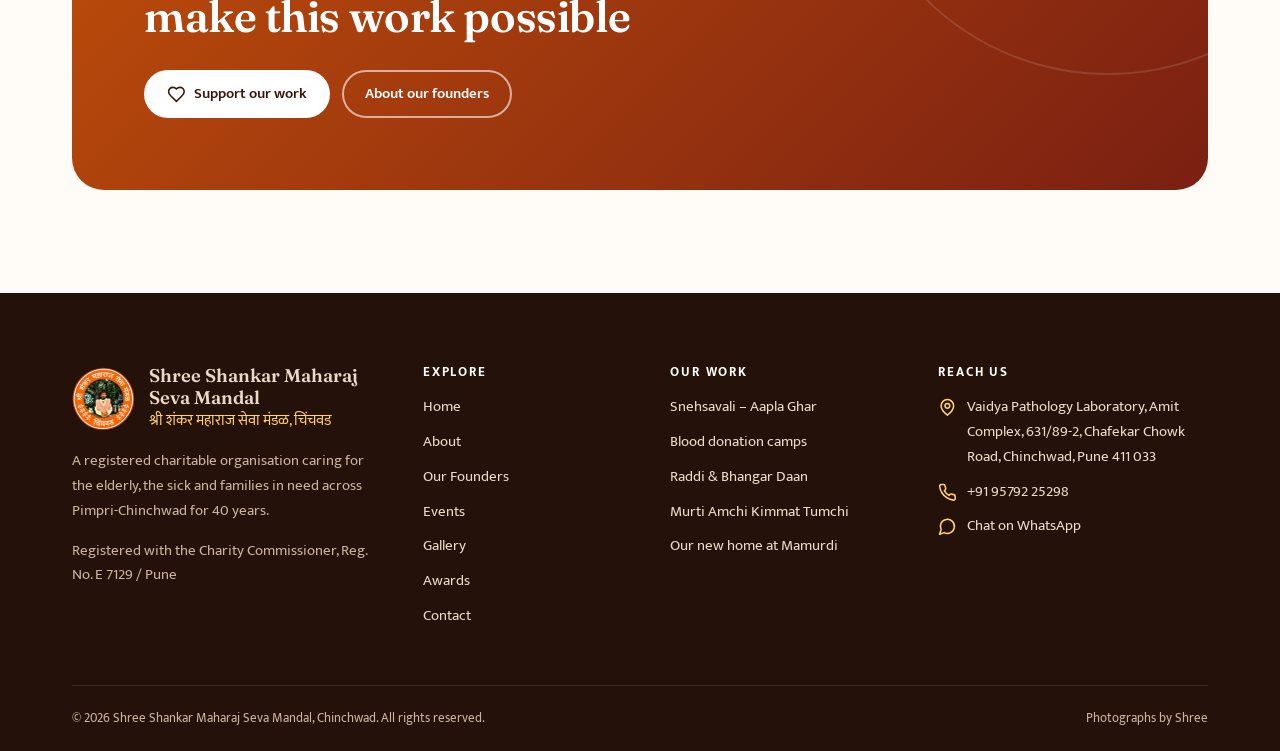
<file: awards.html>
<!doctype html>
<html lang="en">
<head>
  <meta charset="utf-8">
  <meta name="viewport" content="width=device-width, initial-scale=1">
  <title>Awards, Honours & Recognition | Shree Shankar Maharaj Seva Mandal, Chinchwad</title>
  <meta name="description" content="Awards and honours received by Dr. Avinash Vaidya, Dr. Mrs. Manali Vaidya and Shree Shankar Maharaj Seva Mandal for their social service.">
  <meta name="theme-color" content="#C2500A">
  <link rel="icon" href="assets/img/icon-32.png" sizes="32x32" type="image/png">
  <link rel="icon" href="assets/img/icon-192.png" sizes="192x192" type="image/png">
  <link rel="apple-touch-icon" href="assets/img/icon-180.png">
  <meta property="og:type" content="website">
  <meta property="og:site_name" content="Shree Shankar Maharaj Seva Mandal">
  <meta property="og:title" content="Awards, Honours & Recognition | Shree Shankar Maharaj Seva Mandal, Chinchwad">
  <meta property="og:description" content="Awards and honours received by Dr. Avinash Vaidya, Dr. Mrs. Manali Vaidya and Shree Shankar Maharaj Seva Mandal for their social service.">
  <meta property="og:image" content="assets/img/photos/murti-stage-1920.jpg">
  <meta name="twitter:card" content="summary_large_image">
  <link rel="preconnect" href="https://fonts.googleapis.com">
  <link rel="preconnect" href="https://fonts.gstatic.com" crossorigin>
  <link rel="stylesheet" href="https://fonts.googleapis.com/css2?family=Fraunces:opsz,wght@9..144,400;9..144,500;9..144,600&family=Mukta:wght@400;500;600;700&display=swap">
  <link rel="stylesheet" href="assets/css/tokens.css">
  <link rel="stylesheet" href="assets/css/style.css">
  <script>document.documentElement.classList.add('js');</script>
</head>
<body>
  <svg width="0" height="0" style="position:absolute" aria-hidden="true" focusable="false"><symbol id="i-phone" viewBox="0 0 24 24"><path d="M22 16.9v3a2 2 0 0 1-2.2 2 19.8 19.8 0 0 1-8.6-3.1 19.5 19.5 0 0 1-6-6A19.8 19.8 0 0 1 2.1 4.2 2 2 0 0 1 4.1 2h3a2 2 0 0 1 2 1.7c.1 1 .4 1.9.7 2.8a2 2 0 0 1-.5 2.1L8 9.9a16 16 0 0 0 6 6l1.3-1.3a2 2 0 0 1 2.1-.4c.9.3 1.8.6 2.8.7a2 2 0 0 1 1.7 2z"/></symbol><symbol id="i-map-pin" viewBox="0 0 24 24"><path d="M20 10c0 6-8 12-8 12S4 16 4 10a8 8 0 0 1 16 0z"/><circle cx="12" cy="10" r="3"/></symbol><symbol id="i-heart" viewBox="0 0 24 24"><path d="M19 14c1.5-1.5 3-3.2 3-5.5A5.5 5.5 0 0 0 16.5 3c-1.8 0-3 .5-4.5 2-1.5-1.5-2.7-2-4.5-2A5.5 5.5 0 0 0 2 8.5c0 2.3 1.5 4 3 5.5l7 7z"/></symbol><symbol id="i-menu" viewBox="0 0 24 24"><path d="M4 6h16M4 12h16M4 18h16"/></symbol><symbol id="i-x" viewBox="0 0 24 24"><path d="M18 6 6 18M6 6l12 12"/></symbol><symbol id="i-chevron-left" viewBox="0 0 24 24"><path d="m15 18-6-6 6-6"/></symbol><symbol id="i-chevron-right" viewBox="0 0 24 24"><path d="m9 18 6-6-6-6"/></symbol><symbol id="i-arrow-right" viewBox="0 0 24 24"><path d="M5 12h14M13 6l6 6-6 6"/></symbol><symbol id="i-calendar" viewBox="0 0 24 24"><rect x="3" y="4" width="18" height="18" rx="2"/><path d="M16 2v4M8 2v4M3 10h18"/></symbol><symbol id="i-clock" viewBox="0 0 24 24"><circle cx="12" cy="12" r="10"/><path d="M12 6v6l4 2"/></symbol><symbol id="i-droplet" viewBox="0 0 24 24"><path d="M12 22a7 7 0 0 0 7-7c0-2-1-3.9-3-5.5S12.5 5.5 12 3c-.5 2.5-2 4.9-4 6.5S5 13 5 15a7 7 0 0 0 7 7z"/></symbol><symbol id="i-home" viewBox="0 0 24 24"><path d="M3 10.5 12 3l9 7.5V20a1 1 0 0 1-1 1h-5v-6h-6v6H4a1 1 0 0 1-1-1z"/></symbol><symbol id="i-newspaper" viewBox="0 0 24 24"><path d="M4 22h16a2 2 0 0 0 2-2V4a2 2 0 0 0-2-2H8a2 2 0 0 0-2 2v16a2 2 0 0 1-4 0v-9c0-1.1.9-2 2-2h2"/><path d="M18 14h-8M15 18h-5M10 6h8v4h-8z"/></symbol><symbol id="i-leaf" viewBox="0 0 24 24"><path d="M11 20A7 7 0 0 1 9.8 6.1C15.5 5 17 4.5 19 2c1 2 2 4.2 2 8 0 5.5-4.8 10-10 10z"/><path d="M2 21c0-3 1.9-5.4 5.1-6C9.5 14.5 12 13 13 12"/></symbol><symbol id="i-award" viewBox="0 0 24 24"><circle cx="12" cy="8" r="6"/><path d="M15.5 13 17 22l-5-3-5 3 1.5-9"/></symbol><symbol id="i-quote" viewBox="0 0 24 24"><path d="M3 21c3 0 7-1 7-8V5c0-1.25-.76-2-2-2H4c-1.25 0-2 .75-2 2v6c0 1.25.75 2 2 2 1 0 1 0 1 1v1c0 1-1 2-2 2s-1 0-1 1v3c0 1 0 1 1 1z"/><path d="M15 21c3 0 7-1 7-8V5c0-1.25-.76-2-2-2h-4c-1.25 0-2 .75-2 2v6c0 1.25.75 2 2 2h.75c0 2.25.25 4-2.75 4v3c0 1 0 1 1 1z"/></symbol><symbol id="i-users" viewBox="0 0 24 24"><path d="M16 21v-2a4 4 0 0 0-4-4H6a4 4 0 0 0-4 4v2"/><circle cx="9" cy="7" r="4"/><path d="M22 21v-2a4 4 0 0 0-3-3.9M16 3.1a4 4 0 0 1 0 7.8"/></symbol><symbol id="i-stethoscope" viewBox="0 0 24 24"><path d="M5 2v6a5 5 0 0 0 10 0V2"/><path d="M10 13v3a5 5 0 0 0 10 0v-2"/><circle cx="20" cy="12" r="2"/></symbol><symbol id="i-book" viewBox="0 0 24 24"><path d="M2 4h6a4 4 0 0 1 4 4v13a3 3 0 0 0-3-3H2zM22 4h-6a4 4 0 0 0-4 4v13a3 3 0 0 1 3-3h7z"/></symbol><symbol id="i-check" viewBox="0 0 24 24"><path d="M20 6 9 17l-5-5"/></symbol><symbol id="i-download" viewBox="0 0 24 24"><path d="M21 15v4a2 2 0 0 1-2 2H5a2 2 0 0 1-2-2v-4M7 10l5 5 5-5M12 15V3"/></symbol><symbol id="i-plus" viewBox="0 0 24 24"><path d="M12 5v14M5 12h14"/></symbol><symbol id="i-pause" viewBox="0 0 24 24"><path d="M8 5v14M16 5v14"/></symbol><symbol id="i-play" viewBox="0 0 24 24"><path d="m7 4 13 8-13 8z"/></symbol><symbol id="i-message" viewBox="0 0 24 24"><path d="M7.9 20A9 9 0 1 0 4 16.1L2 22z"/></symbol><symbol id="i-building" viewBox="0 0 24 24"><path d="M6 22V4a2 2 0 0 1 2-2h8a2 2 0 0 1 2 2v18zM6 12H4a2 2 0 0 0-2 2v6a2 2 0 0 0 2 2h2M18 9h2a2 2 0 0 1 2 2v9a2 2 0 0 1-2 2h-2M10 6h4M10 10h4M10 14h4M10 18h4"/></symbol><symbol id="i-diya" viewBox="0 0 24 24"><path d="M3 13h18c0 4-4 7-9 7s-9-3-9-7z"/><path d="M12 3c1.5 2 2.5 3.4 2.5 5a2.5 2.5 0 0 1-5 0c0-1.6 1-3 2.5-5z"/></symbol><symbol id="i-send" viewBox="0 0 24 24"><path d="m22 2-7 20-4-9-9-4z"/><path d="M22 2 11 13"/></symbol><symbol id="i-mic" viewBox="0 0 24 24"><path d="M12 2a3 3 0 0 0-3 3v7a3 3 0 0 0 6 0V5a3 3 0 0 0-3-3z"/><path d="M19 10v2a7 7 0 0 1-14 0v-2M12 19v3"/></symbol><symbol id="i-briefcase" viewBox="0 0 24 24"><rect x="2" y="7" width="20" height="14" rx="2"/><path d="M16 21V5a2 2 0 0 0-2-2h-4a2 2 0 0 0-2 2v16"/></symbol><symbol id="i-user-plus" viewBox="0 0 24 24"><path d="M16 21v-2a4 4 0 0 0-4-4H6a4 4 0 0 0-4 4v2"/><circle cx="9" cy="7" r="4"/><path d="M19 8v6M22 11h-6"/></symbol><symbol id="i-gift" viewBox="0 0 24 24"><rect x="3" y="8" width="18" height="4" rx="1"/><path d="M12 8v13M19 12v7a2 2 0 0 1-2 2H7a2 2 0 0 1-2-2v-7"/><path d="M7.5 8a2.5 2.5 0 0 1 0-5C10 3 12 8 12 8s2-5 4.5-5a2.5 2.5 0 0 1 0 5"/></symbol><symbol id="i-shield" viewBox="0 0 24 24"><path d="M12 22s8-4 8-10V5l-8-3-8 3v7c0 6 8 10 8 10z"/><path d="m9 12 2 2 4-4"/></symbol><symbol id="i-navigation" viewBox="0 0 24 24"><path d="m3 11 19-9-9 19-2-8z"/></symbol><symbol id="i-sun" viewBox="0 0 24 24"><circle cx="12" cy="12" r="4"/><path d="M12 2v2M12 20v2M4.9 4.9l1.4 1.4M17.7 17.7l1.4 1.4M2 12h2M20 12h2M4.9 19.1l1.4-1.4M17.7 6.3l1.4-1.4"/></symbol><symbol id="i-flag" viewBox="0 0 24 24"><path d="M4 22V4M4 15s1-1 4-1 5 2 8 2 4-1 4-1V3s-1 1-4 1-5-2-8-2-4 1-4 1"/></symbol></svg>
  <a class="skip-link" href="#main">Skip to content</a>

  <div class="topbar">
    <div class="container">
      <div class="topbar-group">
        <a href="tel:+919579225298"><svg class="i" aria-hidden="true"><use href="#i-phone"></use></svg>+91 95792 25298</a>
        <a class="hide-sm" href="https://www.google.com/maps/search/?api=1&amp;query=Vaidya%20Pathology%20Laboratory%2C%20Chafekar%20Chowk%2C%20Chinchwad%2C%20Pune%20411033" target="_blank" rel="noopener"><svg class="i" aria-hidden="true"><use href="#i-map-pin"></use></svg>Chafekar Chowk, Chinchwad, Pune</a>
      </div>
      <div class="topbar-group">
        <span class="mr hide-sm" lang="mr">श्री शंकर महाराज सेवा मंडळ, चिंचवड</span>
        <span>Reg. No. E 7129 / Pune</span>
      </div>
    </div>
  </div>
  <header class="site-header">
    <div class="container header-inner">
      <a class="brand" href="index.html">
        <img src="assets/img/logo-256.png" width="54" height="54" alt="">
        <span>
          <span class="brand-name">Shree Shankar Maharaj Seva Mandal</span>
          <span class="brand-sub">Chinchwad, Pune &middot; 40 years of seva</span>
        </span>
      </a>
      <button class="icon-btn nav-toggle" type="button" aria-expanded="false" aria-controls="site-nav" aria-label="Open menu"><svg class="i" aria-hidden="true"><use href="#i-menu"></use></svg></button>
      <nav id="site-nav" class="nav" aria-label="Main">
        <a href="index.html">Home</a>
        <a href="about.html">About</a>
        <a href="founders.html">Our Founders</a>
        <a href="events.html">Events</a>
        <a href="gallery.html">Gallery</a>
        <a href="awards.html" aria-current="page">Awards</a>
        <a href="contact.html">Contact</a>
        <a class="nav-cta" href="contact.html#support"><svg class="i" aria-hidden="true"><use href="#i-heart"></use></svg>Support us</a>
      </nav>
    </div>
  </header>

  <main id="main">
<section class="page-hero">
      <img src="assets/img/photos/murti-stage-1920.jpg" srcset="assets/img/photos/murti-stage-800.jpg 800w, assets/img/photos/murti-stage-1920.jpg 1920w" sizes="100vw" width="1920" height="864" alt="" fetchpriority="high">
      <div class="container">
        <ol class="crumbs"><li><a href="index.html">Home</a></li><li aria-current="page">Awards</li></ol>
        <h1>Awards, honours &amp; recognition</h1>
        <p>Organisations across Maharashtra have honoured four decades of selfless service.</p>
      </div>
    </section>

    <section class="section">
      <div class="container">
        <div class="section-head center reveal">
          <span class="kicker">Timeline</span>
          <h2>Recent honours</h2>
        </div>
        <ol class="timeline">
          <li class="tl-item reveal"><div class="tl-card"><span class="tl-date">22 July 2026</span><h3>Rotary Vocational Service Award</h3><p>Rotary Club of Nigdi, Pune. Received for the second time, after March 2023.</p></div></li>
          <li class="tl-item reveal"><div class="tl-card"><span class="tl-date">25 December 2025</span><h3>Gratitude Award</h3><p>Pustakanche Hotel, Nashik</p></div></li>
          <li class="tl-item reveal"><div class="tl-card"><span class="tl-date">24 December 2025</span><h3>Award of Honour</h3><p>Akhil Brahman Madhyavarti Sanstha and Samaj Sahayak Sanstha, Nashik</p></div></li>
          <li class="tl-item reveal"><div class="tl-card"><span class="tl-date">20 February 2025</span><h3>Vasudev Balwant Phadke Award</h3><p>Pioneering Revolutionary Award, Sangli Nagar Vachan Mandir, Sangli</p></div></li>
          <li class="tl-item reveal"><div class="tl-card"><span class="tl-date">7 May 2024</span><h3>Radio interview, All India Radio</h3><p>Featured on All India Radio, Pune</p></div></li>
          <li class="tl-item reveal"><div class="tl-card"><span class="tl-date">19 March 2024</span><h3>Recognition Award</h3><p>All India Women&rsquo;s Conference, Panchavati, Pune Branch</p></div></li>
          <li class="tl-item reveal"><div class="tl-card"><span class="tl-date">20 December 2023</span><h3>Lifetime Achievement Award</h3><p>Shri Datt Seva Mandal, Chinchwad</p></div></li>
          <li class="tl-item reveal"><div class="tl-card"><span class="tl-date">24 March 2023</span><h3>Rotary Vocational Service Award</h3><p>Rotary Club of Nigdi, Pune</p></div></li>
        </ol>
      </div>
    </section>

    <section class="section section-alt">
      <div class="container">
        <div class="section-head center reveal">
          <span class="kicker">Also honoured by</span>
          <h2>More recognition</h2>
        </div>
        <div class="grid-4">
          <div class="tile award-card reveal"><span class="card-icon"><svg class="i" aria-hidden="true"><use href="#i-award"></use></svg></span><span class="when">Daund</span><h3>Ravindra Rukmini Award</h3></div>
          <div class="tile award-card reveal d1"><span class="card-icon"><svg class="i" aria-hidden="true"><use href="#i-droplet"></use></svg></span><span class="when">Tasgaon</span><h3>Award by Bombay Blood Group Association</h3></div>
          <div class="tile award-card reveal d2"><span class="card-icon"><svg class="i" aria-hidden="true"><use href="#i-award"></use></svg></span><span class="when">Pune</span><h3>Maitri Organization Award</h3></div>
          <div class="tile award-card reveal d3"><span class="card-icon"><svg class="i" aria-hidden="true"><use href="#i-award"></use></svg></span><span class="when">Mumbai</span><h3>Dr. Neetu Mandke Foundation Award</h3></div>
        </div>
      </div>
    </section>

    <section class="section">
      <div class="container">
        <div class="appeal reveal">
          <span class="kicker">Join the mission</span>
          <h2>Every honour belongs to the volunteers and donors who make this work possible</h2>
          <div class="btn-row" style="margin-top: 28px">
            <a class="btn btn-light" href="contact.html#support"><svg class="i" aria-hidden="true"><use href="#i-heart"></use></svg>Support our work</a>
            <a class="btn btn-ghost-light" href="founders.html">About our founders</a>
          </div>
        </div>
      </div>
    </section>
  </main>

  <footer class="site-footer">
    <div class="container">
      <div class="footer-grid">
        <div>
          <a class="footer-brand" href="index.html">
            <img src="assets/img/logo-256.png" width="64" height="64" alt="" loading="lazy">
            <span><strong>Shree Shankar Maharaj Seva Mandal</strong><span class="mr" lang="mr">श्री शंकर महाराज सेवा मंडळ, चिंचवड</span></span>
          </a>
          <p>A registered charitable organisation caring for the elderly, the sick and families in need across Pimpri-Chinchwad for 40 years.</p>
          <p>Registered with the Charity Commissioner, Reg. No. E 7129 / Pune</p>
        </div>
        <div>
          <h3>Explore</h3>
          <ul>
            <li><a href="index.html">Home</a></li>
            <li><a href="about.html">About</a></li>
            <li><a href="founders.html">Our Founders</a></li>
            <li><a href="events.html">Events</a></li>
            <li><a href="gallery.html">Gallery</a></li>
            <li><a href="awards.html">Awards</a></li>
            <li><a href="contact.html">Contact</a></li>
          </ul>
        </div>
        <div>
          <h3>Our work</h3>
          <ul>
            <li><a href="about.html#snehsavali">Snehsavali &ndash; Aapla Ghar</a></li>
            <li><a href="events.html">Blood donation camps</a></li>
            <li><a href="about.html#raddi">Raddi &amp; Bhangar Daan</a></li>
            <li><a href="about.html#murti">Murti Amchi Kimmat Tumchi</a></li>
            <li><a href="about.html#new-home">Our new home at Mamurdi</a></li>
          </ul>
        </div>
        <div>
          <h3>Reach us</h3>
          <ul class="footer-contact">
            <li><svg class="i" aria-hidden="true"><use href="#i-map-pin"></use></svg><a href="https://www.google.com/maps/search/?api=1&amp;query=Vaidya%20Pathology%20Laboratory%2C%20Chafekar%20Chowk%2C%20Chinchwad%2C%20Pune%20411033" target="_blank" rel="noopener">Vaidya Pathology Laboratory, Amit Complex, 631/89-2, Chafekar Chowk Road, Chinchwad, Pune 411 033</a></li>
            <li><svg class="i" aria-hidden="true"><use href="#i-phone"></use></svg><a href="tel:+919579225298">+91 95792 25298</a></li>
            <li><svg class="i" aria-hidden="true"><use href="#i-message"></use></svg><a href="https://wa.me/919579225298" target="_blank" rel="noopener">Chat on WhatsApp</a></li>
          </ul>
        </div>
      </div>
      <div class="footer-bottom">
        <span>&copy; <span data-year>2026</span> Shree Shankar Maharaj Seva Mandal, Chinchwad. All rights reserved.</span>
        <span>Photographs by Shree</span>
      </div>
    </div>
  </footer>

  <div class="fab">
    <a class="fab-wa" href="https://wa.me/919579225298" target="_blank" rel="noopener" aria-label="Chat with us on WhatsApp"><svg class="i" aria-hidden="true"><use href="#i-message"></use></svg></a>
    <a class="fab-call" href="tel:+919579225298" aria-label="Call us on +91 95792 25298"><svg class="i" aria-hidden="true"><use href="#i-phone"></use></svg></a>
  </div>

  <script src="assets/js/data.js"></script>
  <script src="assets/js/main.js"></script>
</body>
</html>
</file>
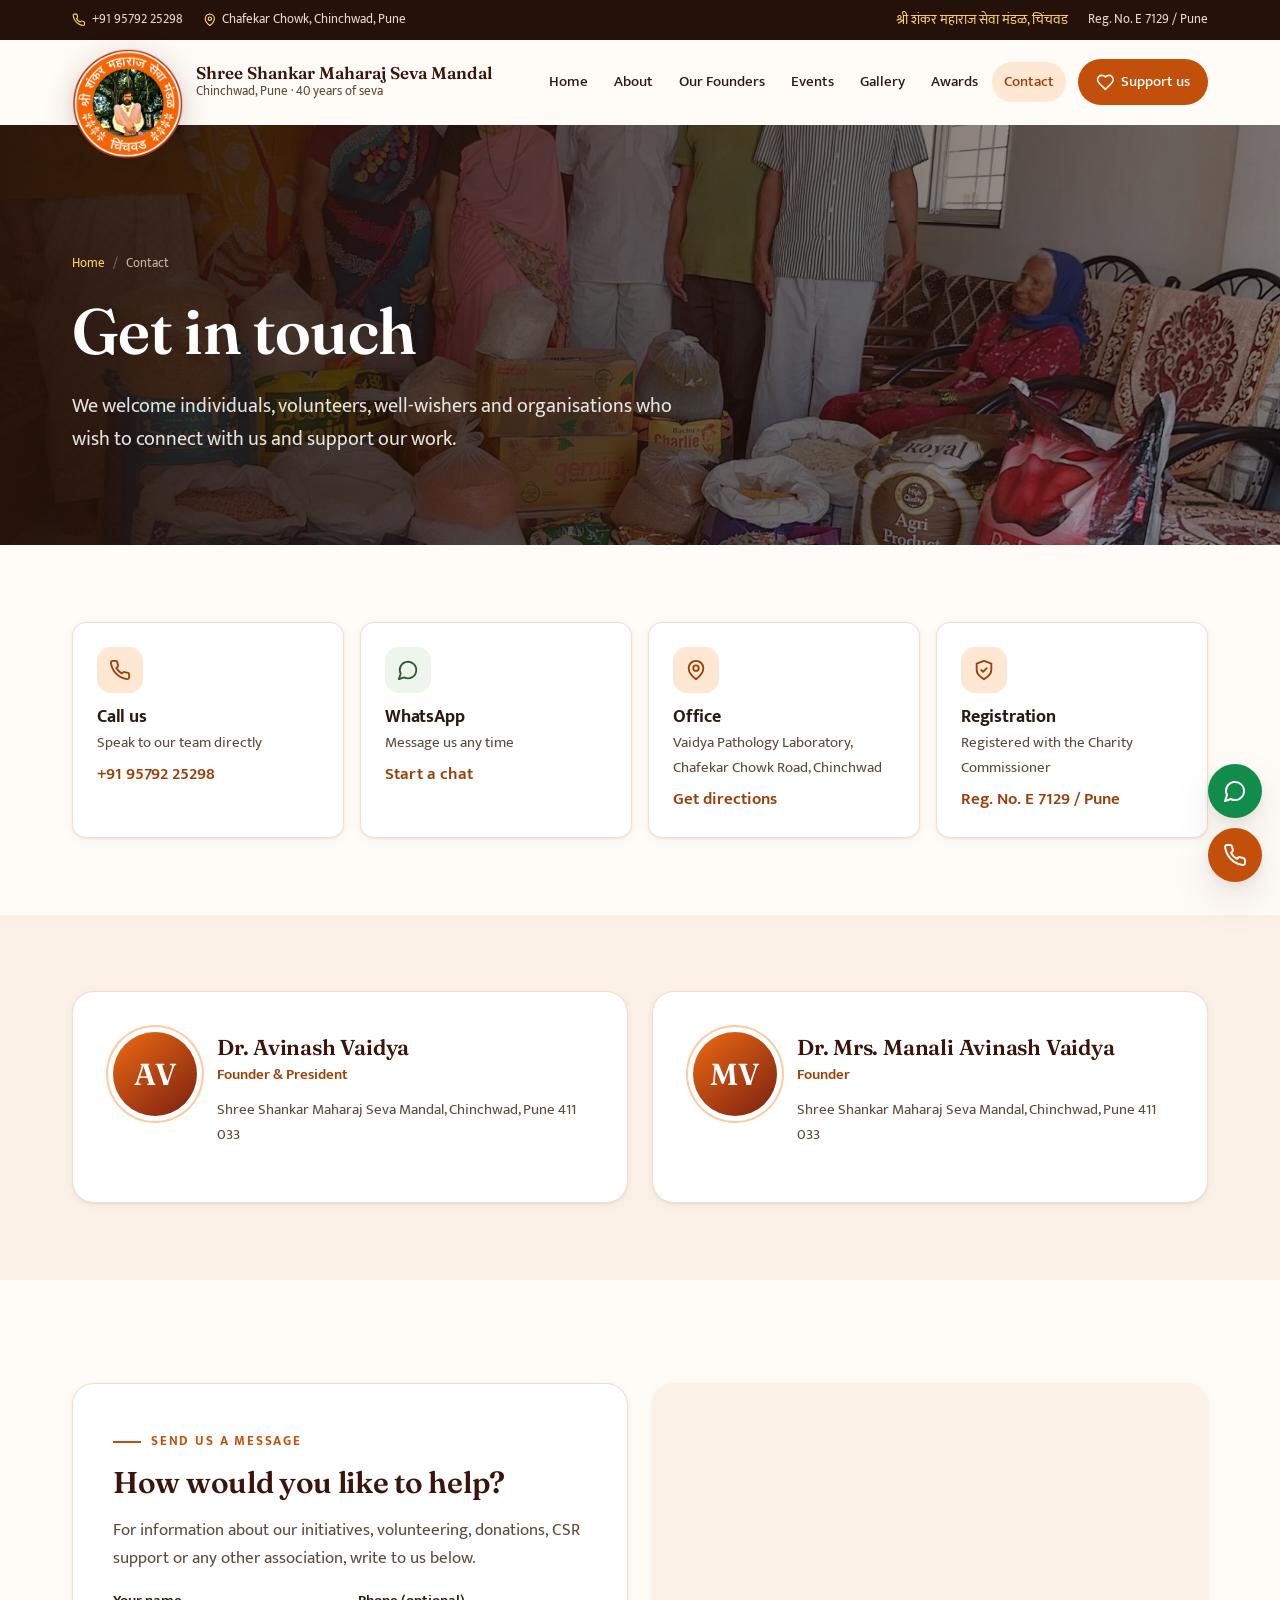
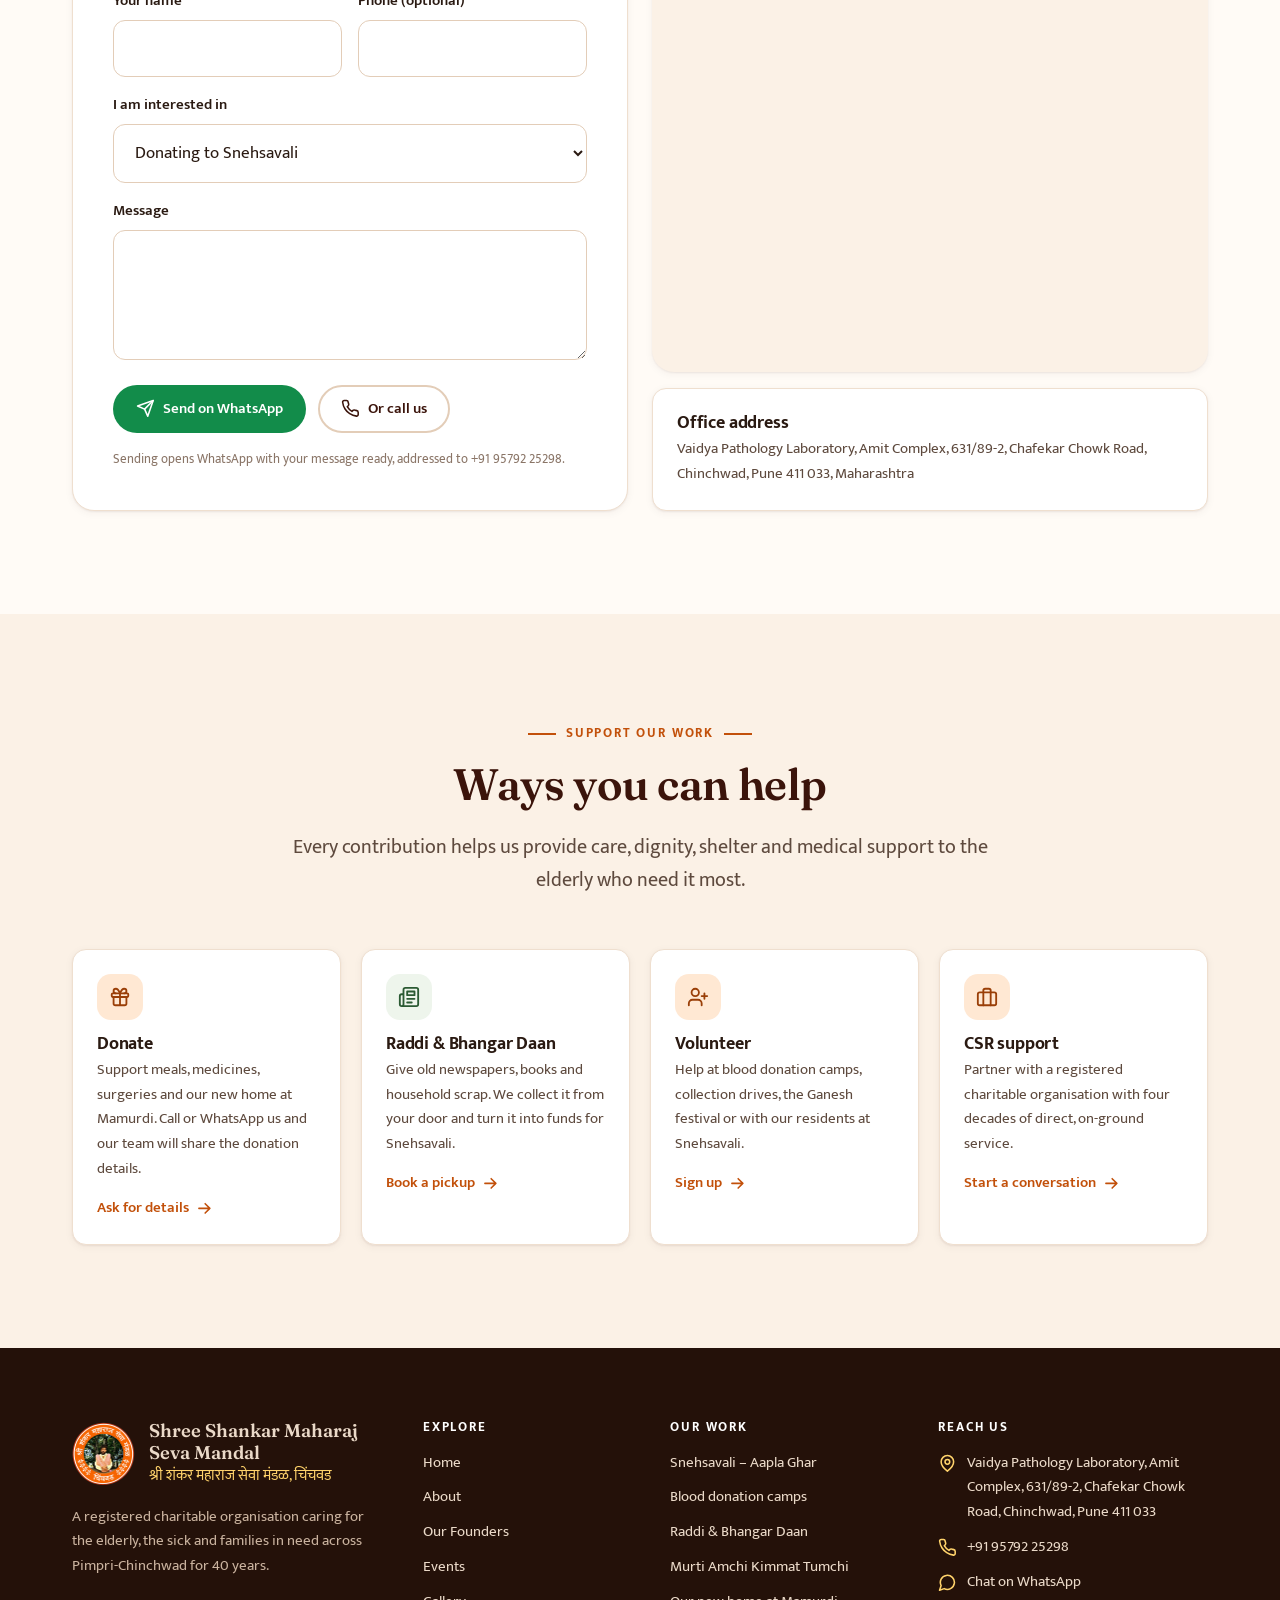
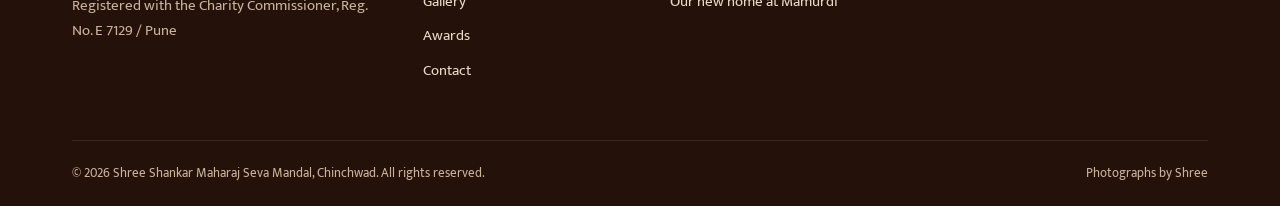
<file: contact.html>
<!doctype html>
<html lang="en">
<head>
  <meta charset="utf-8">
  <meta name="viewport" content="width=device-width, initial-scale=1">
  <title>Contact Us | Shree Shankar Maharaj Seva Mandal, Chinchwad</title>
  <meta name="description" content="Reach Shree Shankar Maharaj Seva Mandal for donations, volunteering, Raddi pickups, CSR support or blood donation camps. Call or WhatsApp +91 95792 25298.">
  <meta name="theme-color" content="#C2500A">
  <link rel="icon" href="assets/img/icon-32.png" sizes="32x32" type="image/png">
  <link rel="icon" href="assets/img/icon-192.png" sizes="192x192" type="image/png">
  <link rel="apple-touch-icon" href="assets/img/icon-180.png">
  <meta property="og:type" content="website">
  <meta property="og:site_name" content="Shree Shankar Maharaj Seva Mandal">
  <meta property="og:title" content="Contact Us | Shree Shankar Maharaj Seva Mandal, Chinchwad">
  <meta property="og:description" content="Reach Shree Shankar Maharaj Seva Mandal for donations, volunteering, Raddi pickups, CSR support or blood donation camps. Call or WhatsApp +91 95792 25298.">
  <meta property="og:image" content="assets/img/photos/ration-donation-1920.jpg">
  <meta name="twitter:card" content="summary_large_image">
  <link rel="preconnect" href="https://fonts.googleapis.com">
  <link rel="preconnect" href="https://fonts.gstatic.com" crossorigin>
  <link rel="stylesheet" href="https://fonts.googleapis.com/css2?family=Fraunces:opsz,wght@9..144,400;9..144,500;9..144,600&family=Mukta:wght@400;500;600;700&display=swap">
  <link rel="stylesheet" href="assets/css/tokens.css">
  <link rel="stylesheet" href="assets/css/style.css">
  <script>document.documentElement.classList.add('js');</script>
</head>
<body>
  <svg width="0" height="0" style="position:absolute" aria-hidden="true" focusable="false"><symbol id="i-phone" viewBox="0 0 24 24"><path d="M22 16.9v3a2 2 0 0 1-2.2 2 19.8 19.8 0 0 1-8.6-3.1 19.5 19.5 0 0 1-6-6A19.8 19.8 0 0 1 2.1 4.2 2 2 0 0 1 4.1 2h3a2 2 0 0 1 2 1.7c.1 1 .4 1.9.7 2.8a2 2 0 0 1-.5 2.1L8 9.9a16 16 0 0 0 6 6l1.3-1.3a2 2 0 0 1 2.1-.4c.9.3 1.8.6 2.8.7a2 2 0 0 1 1.7 2z"/></symbol><symbol id="i-map-pin" viewBox="0 0 24 24"><path d="M20 10c0 6-8 12-8 12S4 16 4 10a8 8 0 0 1 16 0z"/><circle cx="12" cy="10" r="3"/></symbol><symbol id="i-heart" viewBox="0 0 24 24"><path d="M19 14c1.5-1.5 3-3.2 3-5.5A5.5 5.5 0 0 0 16.5 3c-1.8 0-3 .5-4.5 2-1.5-1.5-2.7-2-4.5-2A5.5 5.5 0 0 0 2 8.5c0 2.3 1.5 4 3 5.5l7 7z"/></symbol><symbol id="i-menu" viewBox="0 0 24 24"><path d="M4 6h16M4 12h16M4 18h16"/></symbol><symbol id="i-x" viewBox="0 0 24 24"><path d="M18 6 6 18M6 6l12 12"/></symbol><symbol id="i-chevron-left" viewBox="0 0 24 24"><path d="m15 18-6-6 6-6"/></symbol><symbol id="i-chevron-right" viewBox="0 0 24 24"><path d="m9 18 6-6-6-6"/></symbol><symbol id="i-arrow-right" viewBox="0 0 24 24"><path d="M5 12h14M13 6l6 6-6 6"/></symbol><symbol id="i-calendar" viewBox="0 0 24 24"><rect x="3" y="4" width="18" height="18" rx="2"/><path d="M16 2v4M8 2v4M3 10h18"/></symbol><symbol id="i-clock" viewBox="0 0 24 24"><circle cx="12" cy="12" r="10"/><path d="M12 6v6l4 2"/></symbol><symbol id="i-droplet" viewBox="0 0 24 24"><path d="M12 22a7 7 0 0 0 7-7c0-2-1-3.9-3-5.5S12.5 5.5 12 3c-.5 2.5-2 4.9-4 6.5S5 13 5 15a7 7 0 0 0 7 7z"/></symbol><symbol id="i-home" viewBox="0 0 24 24"><path d="M3 10.5 12 3l9 7.5V20a1 1 0 0 1-1 1h-5v-6h-6v6H4a1 1 0 0 1-1-1z"/></symbol><symbol id="i-newspaper" viewBox="0 0 24 24"><path d="M4 22h16a2 2 0 0 0 2-2V4a2 2 0 0 0-2-2H8a2 2 0 0 0-2 2v16a2 2 0 0 1-4 0v-9c0-1.1.9-2 2-2h2"/><path d="M18 14h-8M15 18h-5M10 6h8v4h-8z"/></symbol><symbol id="i-leaf" viewBox="0 0 24 24"><path d="M11 20A7 7 0 0 1 9.8 6.1C15.5 5 17 4.5 19 2c1 2 2 4.2 2 8 0 5.5-4.8 10-10 10z"/><path d="M2 21c0-3 1.9-5.4 5.1-6C9.5 14.5 12 13 13 12"/></symbol><symbol id="i-award" viewBox="0 0 24 24"><circle cx="12" cy="8" r="6"/><path d="M15.5 13 17 22l-5-3-5 3 1.5-9"/></symbol><symbol id="i-quote" viewBox="0 0 24 24"><path d="M3 21c3 0 7-1 7-8V5c0-1.25-.76-2-2-2H4c-1.25 0-2 .75-2 2v6c0 1.25.75 2 2 2 1 0 1 0 1 1v1c0 1-1 2-2 2s-1 0-1 1v3c0 1 0 1 1 1z"/><path d="M15 21c3 0 7-1 7-8V5c0-1.25-.76-2-2-2h-4c-1.25 0-2 .75-2 2v6c0 1.25.75 2 2 2h.75c0 2.25.25 4-2.75 4v3c0 1 0 1 1 1z"/></symbol><symbol id="i-users" viewBox="0 0 24 24"><path d="M16 21v-2a4 4 0 0 0-4-4H6a4 4 0 0 0-4 4v2"/><circle cx="9" cy="7" r="4"/><path d="M22 21v-2a4 4 0 0 0-3-3.9M16 3.1a4 4 0 0 1 0 7.8"/></symbol><symbol id="i-stethoscope" viewBox="0 0 24 24"><path d="M5 2v6a5 5 0 0 0 10 0V2"/><path d="M10 13v3a5 5 0 0 0 10 0v-2"/><circle cx="20" cy="12" r="2"/></symbol><symbol id="i-book" viewBox="0 0 24 24"><path d="M2 4h6a4 4 0 0 1 4 4v13a3 3 0 0 0-3-3H2zM22 4h-6a4 4 0 0 0-4 4v13a3 3 0 0 1 3-3h7z"/></symbol><symbol id="i-check" viewBox="0 0 24 24"><path d="M20 6 9 17l-5-5"/></symbol><symbol id="i-download" viewBox="0 0 24 24"><path d="M21 15v4a2 2 0 0 1-2 2H5a2 2 0 0 1-2-2v-4M7 10l5 5 5-5M12 15V3"/></symbol><symbol id="i-plus" viewBox="0 0 24 24"><path d="M12 5v14M5 12h14"/></symbol><symbol id="i-pause" viewBox="0 0 24 24"><path d="M8 5v14M16 5v14"/></symbol><symbol id="i-play" viewBox="0 0 24 24"><path d="m7 4 13 8-13 8z"/></symbol><symbol id="i-message" viewBox="0 0 24 24"><path d="M7.9 20A9 9 0 1 0 4 16.1L2 22z"/></symbol><symbol id="i-building" viewBox="0 0 24 24"><path d="M6 22V4a2 2 0 0 1 2-2h8a2 2 0 0 1 2 2v18zM6 12H4a2 2 0 0 0-2 2v6a2 2 0 0 0 2 2h2M18 9h2a2 2 0 0 1 2 2v9a2 2 0 0 1-2 2h-2M10 6h4M10 10h4M10 14h4M10 18h4"/></symbol><symbol id="i-diya" viewBox="0 0 24 24"><path d="M3 13h18c0 4-4 7-9 7s-9-3-9-7z"/><path d="M12 3c1.5 2 2.5 3.4 2.5 5a2.5 2.5 0 0 1-5 0c0-1.6 1-3 2.5-5z"/></symbol><symbol id="i-send" viewBox="0 0 24 24"><path d="m22 2-7 20-4-9-9-4z"/><path d="M22 2 11 13"/></symbol><symbol id="i-mic" viewBox="0 0 24 24"><path d="M12 2a3 3 0 0 0-3 3v7a3 3 0 0 0 6 0V5a3 3 0 0 0-3-3z"/><path d="M19 10v2a7 7 0 0 1-14 0v-2M12 19v3"/></symbol><symbol id="i-briefcase" viewBox="0 0 24 24"><rect x="2" y="7" width="20" height="14" rx="2"/><path d="M16 21V5a2 2 0 0 0-2-2h-4a2 2 0 0 0-2 2v16"/></symbol><symbol id="i-user-plus" viewBox="0 0 24 24"><path d="M16 21v-2a4 4 0 0 0-4-4H6a4 4 0 0 0-4 4v2"/><circle cx="9" cy="7" r="4"/><path d="M19 8v6M22 11h-6"/></symbol><symbol id="i-gift" viewBox="0 0 24 24"><rect x="3" y="8" width="18" height="4" rx="1"/><path d="M12 8v13M19 12v7a2 2 0 0 1-2 2H7a2 2 0 0 1-2-2v-7"/><path d="M7.5 8a2.5 2.5 0 0 1 0-5C10 3 12 8 12 8s2-5 4.5-5a2.5 2.5 0 0 1 0 5"/></symbol><symbol id="i-shield" viewBox="0 0 24 24"><path d="M12 22s8-4 8-10V5l-8-3-8 3v7c0 6 8 10 8 10z"/><path d="m9 12 2 2 4-4"/></symbol><symbol id="i-navigation" viewBox="0 0 24 24"><path d="m3 11 19-9-9 19-2-8z"/></symbol><symbol id="i-sun" viewBox="0 0 24 24"><circle cx="12" cy="12" r="4"/><path d="M12 2v2M12 20v2M4.9 4.9l1.4 1.4M17.7 17.7l1.4 1.4M2 12h2M20 12h2M4.9 19.1l1.4-1.4M17.7 6.3l1.4-1.4"/></symbol><symbol id="i-flag" viewBox="0 0 24 24"><path d="M4 22V4M4 15s1-1 4-1 5 2 8 2 4-1 4-1V3s-1 1-4 1-5-2-8-2-4 1-4 1"/></symbol></svg>
  <a class="skip-link" href="#main">Skip to content</a>

  <div class="topbar">
    <div class="container">
      <div class="topbar-group">
        <a href="tel:+919579225298"><svg class="i" aria-hidden="true"><use href="#i-phone"></use></svg>+91 95792 25298</a>
        <a class="hide-sm" href="https://www.google.com/maps/search/?api=1&amp;query=Vaidya%20Pathology%20Laboratory%2C%20Chafekar%20Chowk%2C%20Chinchwad%2C%20Pune%20411033" target="_blank" rel="noopener"><svg class="i" aria-hidden="true"><use href="#i-map-pin"></use></svg>Chafekar Chowk, Chinchwad, Pune</a>
      </div>
      <div class="topbar-group">
        <span class="mr hide-sm" lang="mr">श्री शंकर महाराज सेवा मंडळ, चिंचवड</span>
        <span>Reg. No. E 7129 / Pune</span>
      </div>
    </div>
  </div>
  <header class="site-header">
    <div class="container header-inner">
      <a class="brand" href="index.html">
        <img src="assets/img/logo-256.png" width="54" height="54" alt="">
        <span>
          <span class="brand-name">Shree Shankar Maharaj Seva Mandal</span>
          <span class="brand-sub">Chinchwad, Pune &middot; 40 years of seva</span>
        </span>
      </a>
      <button class="icon-btn nav-toggle" type="button" aria-expanded="false" aria-controls="site-nav" aria-label="Open menu"><svg class="i" aria-hidden="true"><use href="#i-menu"></use></svg></button>
      <nav id="site-nav" class="nav" aria-label="Main">
        <a href="index.html">Home</a>
        <a href="about.html">About</a>
        <a href="founders.html">Our Founders</a>
        <a href="events.html">Events</a>
        <a href="gallery.html">Gallery</a>
        <a href="awards.html">Awards</a>
        <a href="contact.html" aria-current="page">Contact</a>
        <a class="nav-cta" href="contact.html#support"><svg class="i" aria-hidden="true"><use href="#i-heart"></use></svg>Support us</a>
      </nav>
    </div>
  </header>

  <main id="main">
<section class="page-hero">
      <img src="assets/img/photos/ration-donation-1920.jpg" srcset="assets/img/photos/ration-donation-800.jpg 800w, assets/img/photos/ration-donation-1920.jpg 1920w" sizes="100vw" width="1920" height="1080" alt="" fetchpriority="high">
      <div class="container">
        <ol class="crumbs"><li><a href="index.html">Home</a></li><li aria-current="page">Contact</li></ol>
        <h1>Get in touch</h1>
        <p>We welcome individuals, volunteers, well-wishers and organisations who wish to connect with us and support our work.</p>
      </div>
    </section>

    <section class="section tight">
      <div class="container">
        <div class="contact-cards">
          <a class="tile reveal" href="tel:+919579225298"><span class="card-icon"><svg class="i" aria-hidden="true"><use href="#i-phone"></use></svg></span><h3>Call us</h3><p>Speak to our team directly</p><strong>+91 95792 25298</strong></a>
          <a class="tile green reveal d1" href="https://wa.me/919579225298" target="_blank" rel="noopener"><span class="card-icon"><svg class="i" aria-hidden="true"><use href="#i-message"></use></svg></span><h3>WhatsApp</h3><p>Message us any time</p><strong>Start a chat</strong></a>
          <a class="tile reveal d2" href="https://www.google.com/maps/search/?api=1&amp;query=Vaidya%20Pathology%20Laboratory%2C%20Chafekar%20Chowk%2C%20Chinchwad%2C%20Pune%20411033" target="_blank" rel="noopener"><span class="card-icon"><svg class="i" aria-hidden="true"><use href="#i-map-pin"></use></svg></span><h3>Office</h3><p>Vaidya Pathology Laboratory, Chafekar Chowk Road, Chinchwad</p><strong>Get directions</strong></a>
          <div class="tile reveal d3"><span class="card-icon"><svg class="i" aria-hidden="true"><use href="#i-shield"></use></svg></span><h3>Registration</h3><p>Registered with the Charity Commissioner</p><strong>Reg. No. E 7129 / Pune</strong></div>
        </div>
      </div>
    </section>

    <section class="section tight section-alt">
      <div class="container">
        <div class="grid-2">
          <article class="panel person reveal">
            <span class="monogram" aria-hidden="true">AV</span>
            <div>
              <h3>Dr. Avinash Vaidya</h3>
              <p class="role">Founder &amp; President</p>
              <p>Shree Shankar Maharaj Seva Mandal, Chinchwad, Pune 411 033</p>
            </div>
          </article>
          <article class="panel person reveal d1">
            <span class="monogram" aria-hidden="true">MV</span>
            <div>
              <h3>Dr. Mrs. Manali Avinash Vaidya</h3>
              <p class="role">Founder</p>
              <p>Shree Shankar Maharaj Seva Mandal, Chinchwad, Pune 411 033</p>
            </div>
          </article>
        </div>
      </div>
    </section>

    <section class="section" id="message">
      <div class="container contact-grid">
        <div class="panel reveal">
          <span class="kicker">Send us a message</span>
          <h2>How would you like to help?</h2>
          <p style="color: var(--ink-2)">For information about our initiatives, volunteering, donations, CSR support or any other association, write to us below.</p>
          <form class="form" data-wa-form novalidate>
            <div class="form-row">
              <div class="field">
                <label for="f-name">Your name</label>
                <input id="f-name" name="name" type="text" autocomplete="name" required>
              </div>
              <div class="field">
                <label for="f-phone">Phone (optional)</label>
                <input id="f-phone" name="phone" type="tel" autocomplete="tel" inputmode="tel">
              </div>
            </div>
            <div class="field">
              <label for="f-topic">I am interested in</label>
              <select id="f-topic" name="topic" required>
                <option>Donating to Snehsavali</option>
                <option>Raddi / Bhangar pickup</option>
                <option>Volunteering</option>
                <option>Hosting a blood donation camp</option>
                <option>CSR partnership</option>
                <option>Murti Amchi Kimmat Tumchi</option>
                <option>Something else</option>
              </select>
            </div>
            <div class="field">
              <label for="f-msg">Message</label>
              <textarea id="f-msg" name="message" required></textarea>
            </div>
            <div class="btn-row" style="align-items: center">
              <button class="btn btn-wa" type="submit"><svg class="i" aria-hidden="true"><use href="#i-send"></use></svg>Send on WhatsApp</button>
              <a class="btn btn-ghost" href="tel:+919579225298"><svg class="i" aria-hidden="true"><use href="#i-phone"></use></svg>Or call us</a>
            </div>
            <p class="form-note">Sending opens WhatsApp with your message ready, addressed to +91 95792 25298.</p>
            <p class="form-status" role="status" hidden></p>
          </form>
        </div>
        <div class="reveal d1" style="display: flex; flex-direction: column; gap: 16px">
          <iframe class="map-frame" title="Map showing Chafekar Chowk, Chinchwad, Pune" src="https://www.google.com/maps?q=Chafekar%20Chowk%2C%20Chinchwad%2C%20Pune%20411033&amp;output=embed" loading="lazy" referrerpolicy="no-referrer-when-downgrade"></iframe>
          <div class="tile">
            <h3>Office address</h3>
            <p>Vaidya Pathology Laboratory, Amit Complex, 631/89-2, Chafekar Chowk Road, Chinchwad, Pune 411 033, Maharashtra</p>
          </div>
        </div>
      </div>
    </section>

    <section class="section section-alt" id="support">
      <div class="container">
        <div class="section-head center reveal">
          <span class="kicker">Support our work</span>
          <h2>Ways you can help</h2>
          <p class="lead">Every contribution helps us provide care, dignity, shelter and medical support to the elderly who need it most.</p>
        </div>
        <div class="grid-4">
          <div class="tile reveal">
            <span class="card-icon"><svg class="i" aria-hidden="true"><use href="#i-gift"></use></svg></span>
            <h3>Donate</h3>
            <p>Support meals, medicines, surgeries and our new home at Mamurdi. Call or WhatsApp us and our team will share the donation details.</p>
            <p style="margin-top: 14px"><a class="text-link" href="https://wa.me/919579225298" target="_blank" rel="noopener">Ask for details <svg class="i" aria-hidden="true"><use href="#i-arrow-right"></use></svg></a></p>
          </div>
          <div class="tile green reveal d1">
            <span class="card-icon"><svg class="i" aria-hidden="true"><use href="#i-newspaper"></use></svg></span>
            <h3>Raddi &amp; Bhangar Daan</h3>
            <p>Give old newspapers, books and household scrap. We collect it from your door and turn it into funds for Snehsavali.</p>
            <p style="margin-top: 14px"><a class="text-link" href="https://wa.me/919579225298?text=Namaskar%2C%20I%20would%20like%20to%20donate%20raddi%20%2F%20scrap%20for%20Snehsavali.%20Please%20arrange%20a%20pickup%20from%20my%20address%3A" target="_blank" rel="noopener">Book a pickup <svg class="i" aria-hidden="true"><use href="#i-arrow-right"></use></svg></a></p>
          </div>
          <div class="tile reveal d2">
            <span class="card-icon"><svg class="i" aria-hidden="true"><use href="#i-user-plus"></use></svg></span>
            <h3>Volunteer</h3>
            <p>Help at blood donation camps, collection drives, the Ganesh festival or with our residents at Snehsavali.</p>
            <p style="margin-top: 14px"><a class="text-link" href="#message">Sign up <svg class="i" aria-hidden="true"><use href="#i-arrow-right"></use></svg></a></p>
          </div>
          <div class="tile reveal d3">
            <span class="card-icon"><svg class="i" aria-hidden="true"><use href="#i-briefcase"></use></svg></span>
            <h3>CSR support</h3>
            <p>Partner with a registered charitable organisation with four decades of direct, on-ground service.</p>
            <p style="margin-top: 14px"><a class="text-link" href="#message">Start a conversation <svg class="i" aria-hidden="true"><use href="#i-arrow-right"></use></svg></a></p>
          </div>
        </div>
      </div>
    </section>
  </main>

  <footer class="site-footer">
    <div class="container">
      <div class="footer-grid">
        <div>
          <a class="footer-brand" href="index.html">
            <img src="assets/img/logo-256.png" width="64" height="64" alt="" loading="lazy">
            <span><strong>Shree Shankar Maharaj Seva Mandal</strong><span class="mr" lang="mr">श्री शंकर महाराज सेवा मंडळ, चिंचवड</span></span>
          </a>
          <p>A registered charitable organisation caring for the elderly, the sick and families in need across Pimpri-Chinchwad for 40 years.</p>
          <p>Registered with the Charity Commissioner, Reg. No. E 7129 / Pune</p>
        </div>
        <div>
          <h3>Explore</h3>
          <ul>
            <li><a href="index.html">Home</a></li>
            <li><a href="about.html">About</a></li>
            <li><a href="founders.html">Our Founders</a></li>
            <li><a href="events.html">Events</a></li>
            <li><a href="gallery.html">Gallery</a></li>
            <li><a href="awards.html">Awards</a></li>
            <li><a href="contact.html">Contact</a></li>
          </ul>
        </div>
        <div>
          <h3>Our work</h3>
          <ul>
            <li><a href="about.html#snehsavali">Snehsavali &ndash; Aapla Ghar</a></li>
            <li><a href="events.html">Blood donation camps</a></li>
            <li><a href="about.html#raddi">Raddi &amp; Bhangar Daan</a></li>
            <li><a href="about.html#murti">Murti Amchi Kimmat Tumchi</a></li>
            <li><a href="about.html#new-home">Our new home at Mamurdi</a></li>
          </ul>
        </div>
        <div>
          <h3>Reach us</h3>
          <ul class="footer-contact">
            <li><svg class="i" aria-hidden="true"><use href="#i-map-pin"></use></svg><a href="https://www.google.com/maps/search/?api=1&amp;query=Vaidya%20Pathology%20Laboratory%2C%20Chafekar%20Chowk%2C%20Chinchwad%2C%20Pune%20411033" target="_blank" rel="noopener">Vaidya Pathology Laboratory, Amit Complex, 631/89-2, Chafekar Chowk Road, Chinchwad, Pune 411 033</a></li>
            <li><svg class="i" aria-hidden="true"><use href="#i-phone"></use></svg><a href="tel:+919579225298">+91 95792 25298</a></li>
            <li><svg class="i" aria-hidden="true"><use href="#i-message"></use></svg><a href="https://wa.me/919579225298" target="_blank" rel="noopener">Chat on WhatsApp</a></li>
          </ul>
        </div>
      </div>
      <div class="footer-bottom">
        <span>&copy; <span data-year>2026</span> Shree Shankar Maharaj Seva Mandal, Chinchwad. All rights reserved.</span>
        <span>Photographs by Shree</span>
      </div>
    </div>
  </footer>

  <div class="fab">
    <a class="fab-wa" href="https://wa.me/919579225298" target="_blank" rel="noopener" aria-label="Chat with us on WhatsApp"><svg class="i" aria-hidden="true"><use href="#i-message"></use></svg></a>
    <a class="fab-call" href="tel:+919579225298" aria-label="Call us on +91 95792 25298"><svg class="i" aria-hidden="true"><use href="#i-phone"></use></svg></a>
  </div>

  <script src="assets/js/data.js"></script>
  <script src="assets/js/main.js"></script>
</body>
</html>
</file>
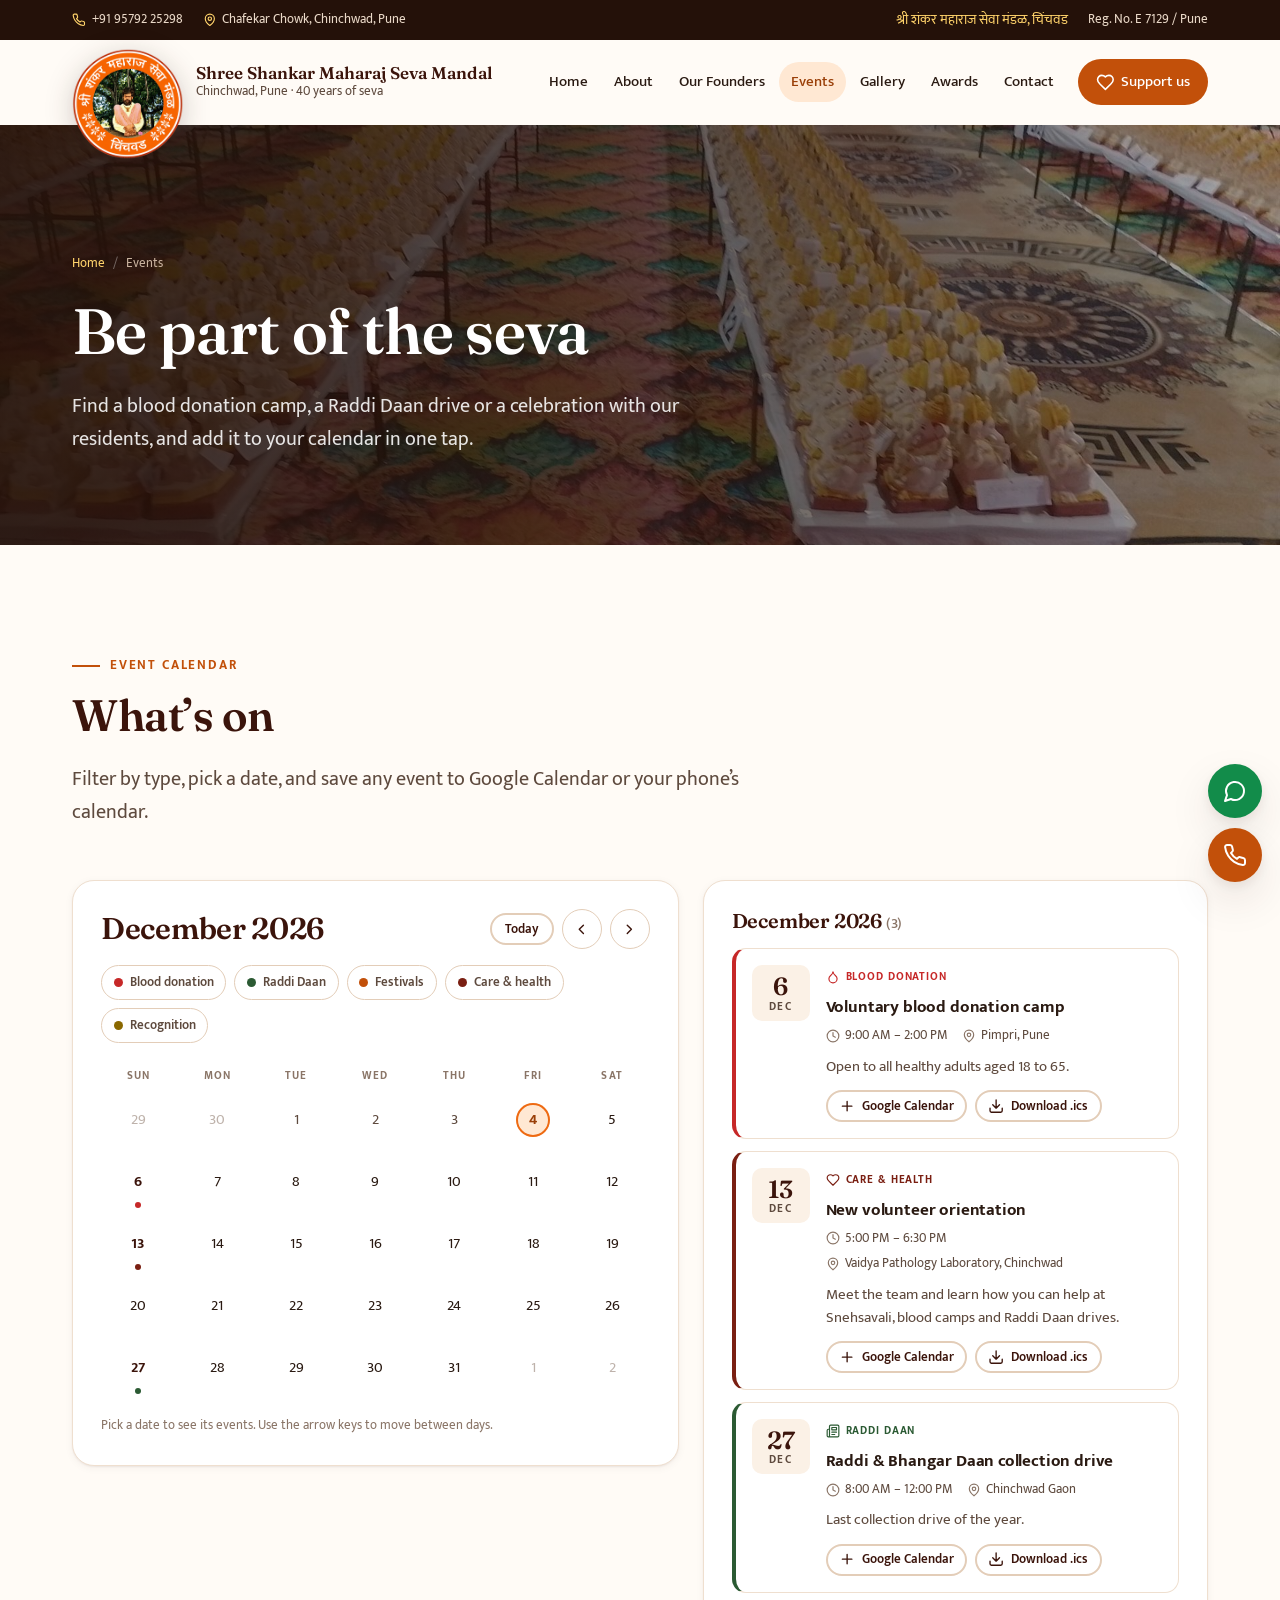
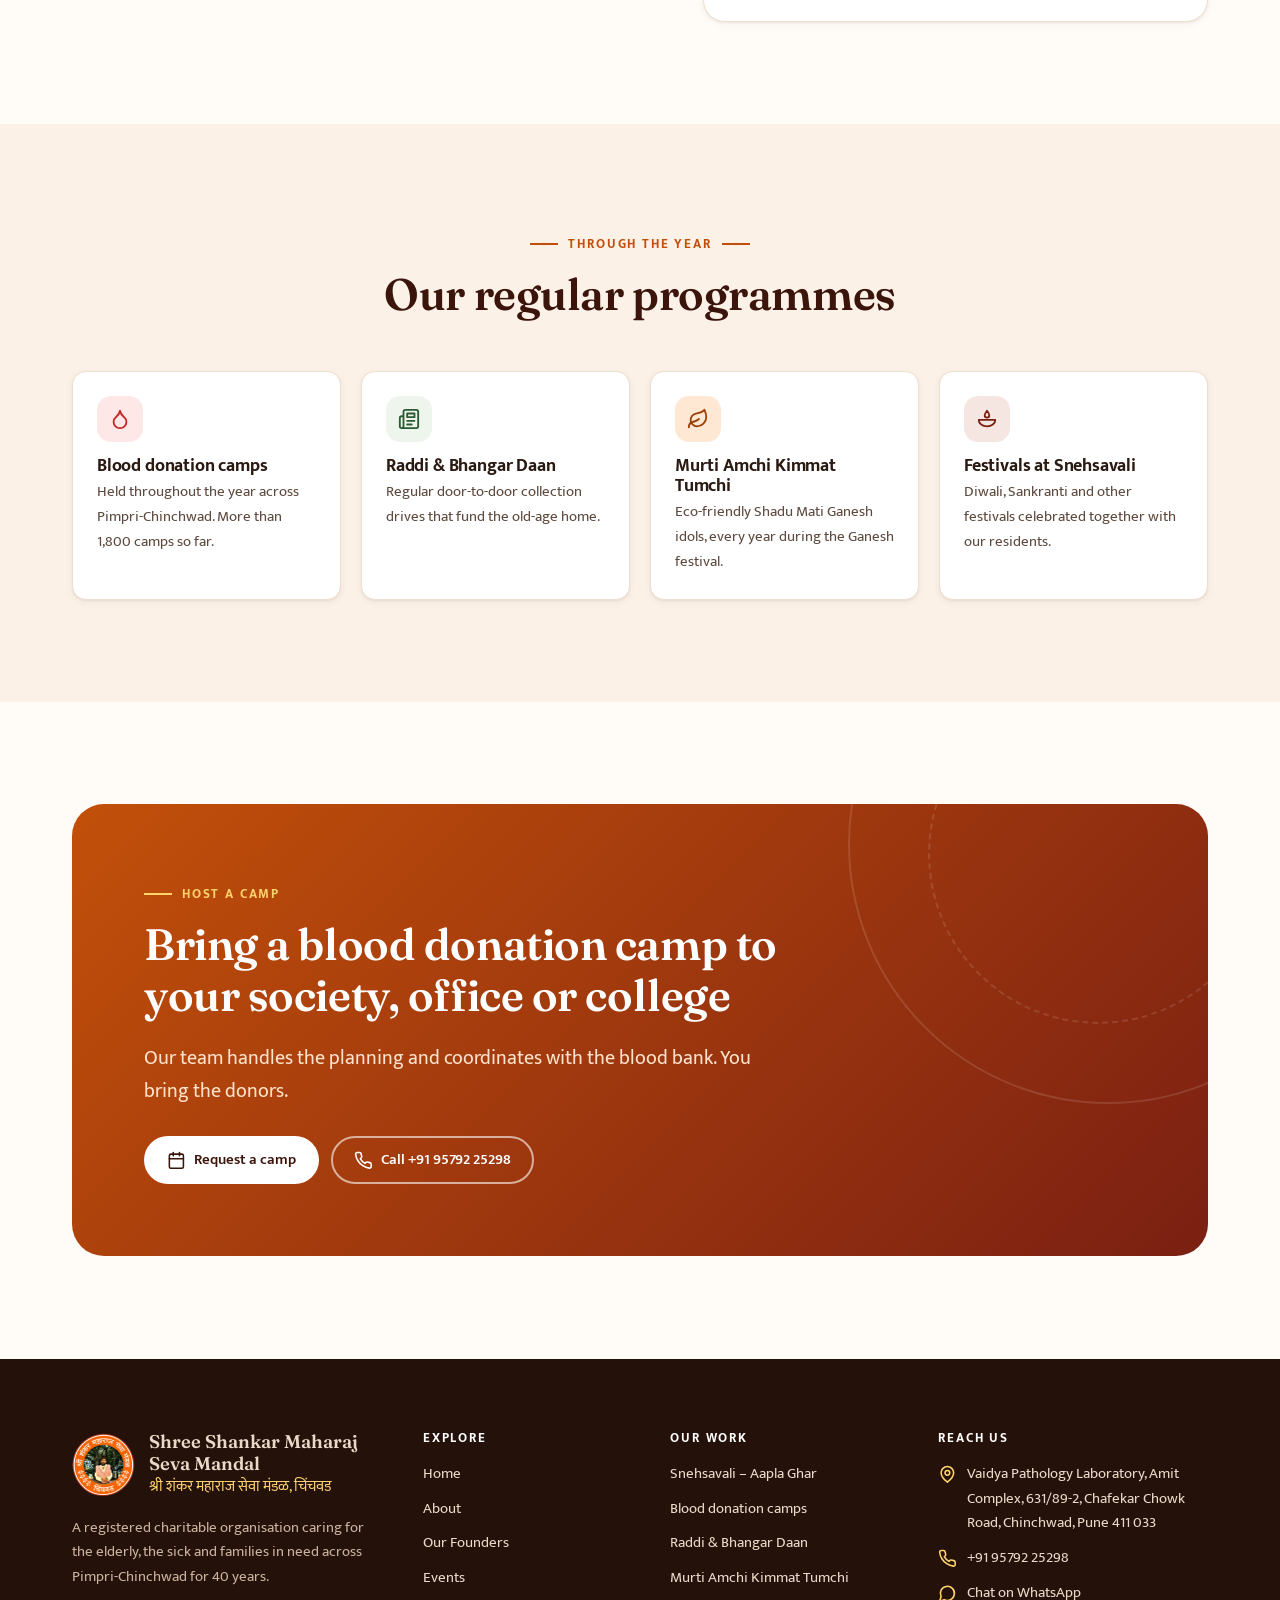
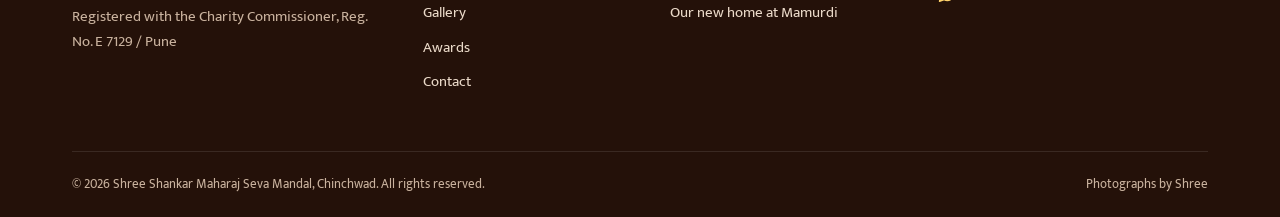
<file: events.html>
<!doctype html>
<html lang="en">
<head>
  <meta charset="utf-8">
  <meta name="viewport" content="width=device-width, initial-scale=1">
  <title>Events & Calendar | Shree Shankar Maharaj Seva Mandal, Chinchwad</title>
  <meta name="description" content="Upcoming blood donation camps, Raddi Daan collection drives, festivals with Snehsavali residents and the Murti Amchi Kimmat Tumchi Ganesh festival initiative.">
  <meta name="theme-color" content="#C2500A">
  <link rel="icon" href="assets/img/icon-32.png" sizes="32x32" type="image/png">
  <link rel="icon" href="assets/img/icon-192.png" sizes="192x192" type="image/png">
  <link rel="apple-touch-icon" href="assets/img/icon-180.png">
  <meta property="og:type" content="website">
  <meta property="og:site_name" content="Shree Shankar Maharaj Seva Mandal">
  <meta property="og:title" content="Events & Calendar | Shree Shankar Maharaj Seva Mandal, Chinchwad">
  <meta property="og:description" content="Upcoming blood donation camps, Raddi Daan collection drives, festivals with Snehsavali residents and the Murti Amchi Kimmat Tumchi Ganesh festival initiative.">
  <meta property="og:image" content="assets/img/photos/idol-display-1920.jpg">
  <meta name="twitter:card" content="summary_large_image">
  <link rel="preconnect" href="https://fonts.googleapis.com">
  <link rel="preconnect" href="https://fonts.gstatic.com" crossorigin>
  <link rel="stylesheet" href="https://fonts.googleapis.com/css2?family=Fraunces:opsz,wght@9..144,400;9..144,500;9..144,600&family=Mukta:wght@400;500;600;700&display=swap">
  <link rel="stylesheet" href="assets/css/tokens.css">
  <link rel="stylesheet" href="assets/css/style.css">
  <script>document.documentElement.classList.add('js');</script>
</head>
<body>
  <svg width="0" height="0" style="position:absolute" aria-hidden="true" focusable="false"><symbol id="i-phone" viewBox="0 0 24 24"><path d="M22 16.9v3a2 2 0 0 1-2.2 2 19.8 19.8 0 0 1-8.6-3.1 19.5 19.5 0 0 1-6-6A19.8 19.8 0 0 1 2.1 4.2 2 2 0 0 1 4.1 2h3a2 2 0 0 1 2 1.7c.1 1 .4 1.9.7 2.8a2 2 0 0 1-.5 2.1L8 9.9a16 16 0 0 0 6 6l1.3-1.3a2 2 0 0 1 2.1-.4c.9.3 1.8.6 2.8.7a2 2 0 0 1 1.7 2z"/></symbol><symbol id="i-map-pin" viewBox="0 0 24 24"><path d="M20 10c0 6-8 12-8 12S4 16 4 10a8 8 0 0 1 16 0z"/><circle cx="12" cy="10" r="3"/></symbol><symbol id="i-heart" viewBox="0 0 24 24"><path d="M19 14c1.5-1.5 3-3.2 3-5.5A5.5 5.5 0 0 0 16.5 3c-1.8 0-3 .5-4.5 2-1.5-1.5-2.7-2-4.5-2A5.5 5.5 0 0 0 2 8.5c0 2.3 1.5 4 3 5.5l7 7z"/></symbol><symbol id="i-menu" viewBox="0 0 24 24"><path d="M4 6h16M4 12h16M4 18h16"/></symbol><symbol id="i-x" viewBox="0 0 24 24"><path d="M18 6 6 18M6 6l12 12"/></symbol><symbol id="i-chevron-left" viewBox="0 0 24 24"><path d="m15 18-6-6 6-6"/></symbol><symbol id="i-chevron-right" viewBox="0 0 24 24"><path d="m9 18 6-6-6-6"/></symbol><symbol id="i-arrow-right" viewBox="0 0 24 24"><path d="M5 12h14M13 6l6 6-6 6"/></symbol><symbol id="i-calendar" viewBox="0 0 24 24"><rect x="3" y="4" width="18" height="18" rx="2"/><path d="M16 2v4M8 2v4M3 10h18"/></symbol><symbol id="i-clock" viewBox="0 0 24 24"><circle cx="12" cy="12" r="10"/><path d="M12 6v6l4 2"/></symbol><symbol id="i-droplet" viewBox="0 0 24 24"><path d="M12 22a7 7 0 0 0 7-7c0-2-1-3.9-3-5.5S12.5 5.5 12 3c-.5 2.5-2 4.9-4 6.5S5 13 5 15a7 7 0 0 0 7 7z"/></symbol><symbol id="i-home" viewBox="0 0 24 24"><path d="M3 10.5 12 3l9 7.5V20a1 1 0 0 1-1 1h-5v-6h-6v6H4a1 1 0 0 1-1-1z"/></symbol><symbol id="i-newspaper" viewBox="0 0 24 24"><path d="M4 22h16a2 2 0 0 0 2-2V4a2 2 0 0 0-2-2H8a2 2 0 0 0-2 2v16a2 2 0 0 1-4 0v-9c0-1.1.9-2 2-2h2"/><path d="M18 14h-8M15 18h-5M10 6h8v4h-8z"/></symbol><symbol id="i-leaf" viewBox="0 0 24 24"><path d="M11 20A7 7 0 0 1 9.8 6.1C15.5 5 17 4.5 19 2c1 2 2 4.2 2 8 0 5.5-4.8 10-10 10z"/><path d="M2 21c0-3 1.9-5.4 5.1-6C9.5 14.5 12 13 13 12"/></symbol><symbol id="i-award" viewBox="0 0 24 24"><circle cx="12" cy="8" r="6"/><path d="M15.5 13 17 22l-5-3-5 3 1.5-9"/></symbol><symbol id="i-quote" viewBox="0 0 24 24"><path d="M3 21c3 0 7-1 7-8V5c0-1.25-.76-2-2-2H4c-1.25 0-2 .75-2 2v6c0 1.25.75 2 2 2 1 0 1 0 1 1v1c0 1-1 2-2 2s-1 0-1 1v3c0 1 0 1 1 1z"/><path d="M15 21c3 0 7-1 7-8V5c0-1.25-.76-2-2-2h-4c-1.25 0-2 .75-2 2v6c0 1.25.75 2 2 2h.75c0 2.25.25 4-2.75 4v3c0 1 0 1 1 1z"/></symbol><symbol id="i-users" viewBox="0 0 24 24"><path d="M16 21v-2a4 4 0 0 0-4-4H6a4 4 0 0 0-4 4v2"/><circle cx="9" cy="7" r="4"/><path d="M22 21v-2a4 4 0 0 0-3-3.9M16 3.1a4 4 0 0 1 0 7.8"/></symbol><symbol id="i-stethoscope" viewBox="0 0 24 24"><path d="M5 2v6a5 5 0 0 0 10 0V2"/><path d="M10 13v3a5 5 0 0 0 10 0v-2"/><circle cx="20" cy="12" r="2"/></symbol><symbol id="i-book" viewBox="0 0 24 24"><path d="M2 4h6a4 4 0 0 1 4 4v13a3 3 0 0 0-3-3H2zM22 4h-6a4 4 0 0 0-4 4v13a3 3 0 0 1 3-3h7z"/></symbol><symbol id="i-check" viewBox="0 0 24 24"><path d="M20 6 9 17l-5-5"/></symbol><symbol id="i-download" viewBox="0 0 24 24"><path d="M21 15v4a2 2 0 0 1-2 2H5a2 2 0 0 1-2-2v-4M7 10l5 5 5-5M12 15V3"/></symbol><symbol id="i-plus" viewBox="0 0 24 24"><path d="M12 5v14M5 12h14"/></symbol><symbol id="i-pause" viewBox="0 0 24 24"><path d="M8 5v14M16 5v14"/></symbol><symbol id="i-play" viewBox="0 0 24 24"><path d="m7 4 13 8-13 8z"/></symbol><symbol id="i-message" viewBox="0 0 24 24"><path d="M7.9 20A9 9 0 1 0 4 16.1L2 22z"/></symbol><symbol id="i-building" viewBox="0 0 24 24"><path d="M6 22V4a2 2 0 0 1 2-2h8a2 2 0 0 1 2 2v18zM6 12H4a2 2 0 0 0-2 2v6a2 2 0 0 0 2 2h2M18 9h2a2 2 0 0 1 2 2v9a2 2 0 0 1-2 2h-2M10 6h4M10 10h4M10 14h4M10 18h4"/></symbol><symbol id="i-diya" viewBox="0 0 24 24"><path d="M3 13h18c0 4-4 7-9 7s-9-3-9-7z"/><path d="M12 3c1.5 2 2.5 3.4 2.5 5a2.5 2.5 0 0 1-5 0c0-1.6 1-3 2.5-5z"/></symbol><symbol id="i-send" viewBox="0 0 24 24"><path d="m22 2-7 20-4-9-9-4z"/><path d="M22 2 11 13"/></symbol><symbol id="i-mic" viewBox="0 0 24 24"><path d="M12 2a3 3 0 0 0-3 3v7a3 3 0 0 0 6 0V5a3 3 0 0 0-3-3z"/><path d="M19 10v2a7 7 0 0 1-14 0v-2M12 19v3"/></symbol><symbol id="i-briefcase" viewBox="0 0 24 24"><rect x="2" y="7" width="20" height="14" rx="2"/><path d="M16 21V5a2 2 0 0 0-2-2h-4a2 2 0 0 0-2 2v16"/></symbol><symbol id="i-user-plus" viewBox="0 0 24 24"><path d="M16 21v-2a4 4 0 0 0-4-4H6a4 4 0 0 0-4 4v2"/><circle cx="9" cy="7" r="4"/><path d="M19 8v6M22 11h-6"/></symbol><symbol id="i-gift" viewBox="0 0 24 24"><rect x="3" y="8" width="18" height="4" rx="1"/><path d="M12 8v13M19 12v7a2 2 0 0 1-2 2H7a2 2 0 0 1-2-2v-7"/><path d="M7.5 8a2.5 2.5 0 0 1 0-5C10 3 12 8 12 8s2-5 4.5-5a2.5 2.5 0 0 1 0 5"/></symbol><symbol id="i-shield" viewBox="0 0 24 24"><path d="M12 22s8-4 8-10V5l-8-3-8 3v7c0 6 8 10 8 10z"/><path d="m9 12 2 2 4-4"/></symbol><symbol id="i-navigation" viewBox="0 0 24 24"><path d="m3 11 19-9-9 19-2-8z"/></symbol><symbol id="i-sun" viewBox="0 0 24 24"><circle cx="12" cy="12" r="4"/><path d="M12 2v2M12 20v2M4.9 4.9l1.4 1.4M17.7 17.7l1.4 1.4M2 12h2M20 12h2M4.9 19.1l1.4-1.4M17.7 6.3l1.4-1.4"/></symbol><symbol id="i-flag" viewBox="0 0 24 24"><path d="M4 22V4M4 15s1-1 4-1 5 2 8 2 4-1 4-1V3s-1 1-4 1-5-2-8-2-4 1-4 1"/></symbol></svg>
  <a class="skip-link" href="#main">Skip to content</a>

  <div class="topbar">
    <div class="container">
      <div class="topbar-group">
        <a href="tel:+919579225298"><svg class="i" aria-hidden="true"><use href="#i-phone"></use></svg>+91 95792 25298</a>
        <a class="hide-sm" href="https://www.google.com/maps/search/?api=1&amp;query=Vaidya%20Pathology%20Laboratory%2C%20Chafekar%20Chowk%2C%20Chinchwad%2C%20Pune%20411033" target="_blank" rel="noopener"><svg class="i" aria-hidden="true"><use href="#i-map-pin"></use></svg>Chafekar Chowk, Chinchwad, Pune</a>
      </div>
      <div class="topbar-group">
        <span class="mr hide-sm" lang="mr">श्री शंकर महाराज सेवा मंडळ, चिंचवड</span>
        <span>Reg. No. E 7129 / Pune</span>
      </div>
    </div>
  </div>
  <header class="site-header">
    <div class="container header-inner">
      <a class="brand" href="index.html">
        <img src="assets/img/logo-256.png" width="54" height="54" alt="">
        <span>
          <span class="brand-name">Shree Shankar Maharaj Seva Mandal</span>
          <span class="brand-sub">Chinchwad, Pune &middot; 40 years of seva</span>
        </span>
      </a>
      <button class="icon-btn nav-toggle" type="button" aria-expanded="false" aria-controls="site-nav" aria-label="Open menu"><svg class="i" aria-hidden="true"><use href="#i-menu"></use></svg></button>
      <nav id="site-nav" class="nav" aria-label="Main">
        <a href="index.html">Home</a>
        <a href="about.html">About</a>
        <a href="founders.html">Our Founders</a>
        <a href="events.html" aria-current="page">Events</a>
        <a href="gallery.html">Gallery</a>
        <a href="awards.html">Awards</a>
        <a href="contact.html">Contact</a>
        <a class="nav-cta" href="contact.html#support"><svg class="i" aria-hidden="true"><use href="#i-heart"></use></svg>Support us</a>
      </nav>
    </div>
  </header>

  <main id="main">
<section class="page-hero">
      <img src="assets/img/photos/idol-display-1920.jpg" srcset="assets/img/photos/idol-display-800.jpg 800w, assets/img/photos/idol-display-1920.jpg 1920w" sizes="100vw" width="1920" height="1080" alt="" fetchpriority="high">
      <div class="container">
        <ol class="crumbs"><li><a href="index.html">Home</a></li><li aria-current="page">Events</li></ol>
        <h1>Be part of the seva</h1>
        <p>Find a blood donation camp, a Raddi Daan drive or a celebration with our residents, and add it to your calendar in one tap.</p>
      </div>
    </section>

    <section class="section">
      <div class="container">
        <div class="section-head reveal">
          <span class="kicker">Event calendar</span>
          <h2>What&rsquo;s on</h2>
          <p class="lead">Filter by type, pick a date, and save any event to Google Calendar or your phone&rsquo;s calendar.</p>
        </div>
        <div class="reveal" data-calendar></div>
      </div>
    </section>

    <section class="section section-alt">
      <div class="container">
        <div class="section-head center reveal">
          <span class="kicker">Through the year</span>
          <h2>Our regular programmes</h2>
        </div>
        <div class="grid-4">
          <div class="tile reveal" style="--c: var(--cat-blood)"><span class="card-icon" style="background: #FDE7E7; color: var(--cat-blood)"><svg class="i" aria-hidden="true"><use href="#i-droplet"></use></svg></span><h3>Blood donation camps</h3><p>Held throughout the year across Pimpri-Chinchwad. More than 1,800 camps so far.</p></div>
          <div class="tile reveal d1"><span class="card-icon" style="background: var(--leaf-50); color: var(--cat-raddi)"><svg class="i" aria-hidden="true"><use href="#i-newspaper"></use></svg></span><h3>Raddi &amp; Bhangar Daan</h3><p>Regular door-to-door collection drives that fund the old-age home.</p></div>
          <div class="tile reveal d2"><span class="card-icon"><svg class="i" aria-hidden="true"><use href="#i-leaf"></use></svg></span><h3>Murti Amchi Kimmat Tumchi</h3><p>Eco-friendly Shadu Mati Ganesh idols, every year during the Ganesh festival.</p></div>
          <div class="tile reveal d3"><span class="card-icon" style="background: #F6E6E2; color: var(--cat-care)"><svg class="i" aria-hidden="true"><use href="#i-diya"></use></svg></span><h3>Festivals at Snehsavali</h3><p>Diwali, Sankranti and other festivals celebrated together with our residents.</p></div>
        </div>
      </div>
    </section>

    <section class="section">
      <div class="container">
        <div class="appeal reveal">
          <span class="kicker">Host a camp</span>
          <h2>Bring a blood donation camp to your society, office or college</h2>
          <p class="lead">Our team handles the planning and coordinates with the blood bank. You bring the donors.</p>
          <div class="btn-row" style="margin-top: 28px">
            <a class="btn btn-light" href="contact.html#message"><svg class="i" aria-hidden="true"><use href="#i-calendar"></use></svg>Request a camp</a>
            <a class="btn btn-ghost-light" href="tel:+919579225298"><svg class="i" aria-hidden="true"><use href="#i-phone"></use></svg>Call +91 95792 25298</a>
          </div>
        </div>
      </div>
    </section>
  </main>

  <footer class="site-footer">
    <div class="container">
      <div class="footer-grid">
        <div>
          <a class="footer-brand" href="index.html">
            <img src="assets/img/logo-256.png" width="64" height="64" alt="" loading="lazy">
            <span><strong>Shree Shankar Maharaj Seva Mandal</strong><span class="mr" lang="mr">श्री शंकर महाराज सेवा मंडळ, चिंचवड</span></span>
          </a>
          <p>A registered charitable organisation caring for the elderly, the sick and families in need across Pimpri-Chinchwad for 40 years.</p>
          <p>Registered with the Charity Commissioner, Reg. No. E 7129 / Pune</p>
        </div>
        <div>
          <h3>Explore</h3>
          <ul>
            <li><a href="index.html">Home</a></li>
            <li><a href="about.html">About</a></li>
            <li><a href="founders.html">Our Founders</a></li>
            <li><a href="events.html">Events</a></li>
            <li><a href="gallery.html">Gallery</a></li>
            <li><a href="awards.html">Awards</a></li>
            <li><a href="contact.html">Contact</a></li>
          </ul>
        </div>
        <div>
          <h3>Our work</h3>
          <ul>
            <li><a href="about.html#snehsavali">Snehsavali &ndash; Aapla Ghar</a></li>
            <li><a href="events.html">Blood donation camps</a></li>
            <li><a href="about.html#raddi">Raddi &amp; Bhangar Daan</a></li>
            <li><a href="about.html#murti">Murti Amchi Kimmat Tumchi</a></li>
            <li><a href="about.html#new-home">Our new home at Mamurdi</a></li>
          </ul>
        </div>
        <div>
          <h3>Reach us</h3>
          <ul class="footer-contact">
            <li><svg class="i" aria-hidden="true"><use href="#i-map-pin"></use></svg><a href="https://www.google.com/maps/search/?api=1&amp;query=Vaidya%20Pathology%20Laboratory%2C%20Chafekar%20Chowk%2C%20Chinchwad%2C%20Pune%20411033" target="_blank" rel="noopener">Vaidya Pathology Laboratory, Amit Complex, 631/89-2, Chafekar Chowk Road, Chinchwad, Pune 411 033</a></li>
            <li><svg class="i" aria-hidden="true"><use href="#i-phone"></use></svg><a href="tel:+919579225298">+91 95792 25298</a></li>
            <li><svg class="i" aria-hidden="true"><use href="#i-message"></use></svg><a href="https://wa.me/919579225298" target="_blank" rel="noopener">Chat on WhatsApp</a></li>
          </ul>
        </div>
      </div>
      <div class="footer-bottom">
        <span>&copy; <span data-year>2026</span> Shree Shankar Maharaj Seva Mandal, Chinchwad. All rights reserved.</span>
        <span>Photographs by Shree</span>
      </div>
    </div>
  </footer>

  <div class="fab">
    <a class="fab-wa" href="https://wa.me/919579225298" target="_blank" rel="noopener" aria-label="Chat with us on WhatsApp"><svg class="i" aria-hidden="true"><use href="#i-message"></use></svg></a>
    <a class="fab-call" href="tel:+919579225298" aria-label="Call us on +91 95792 25298"><svg class="i" aria-hidden="true"><use href="#i-phone"></use></svg></a>
  </div>

  <script src="assets/js/data.js"></script>
  <script src="assets/js/main.js"></script>
</body>
</html>
</file>
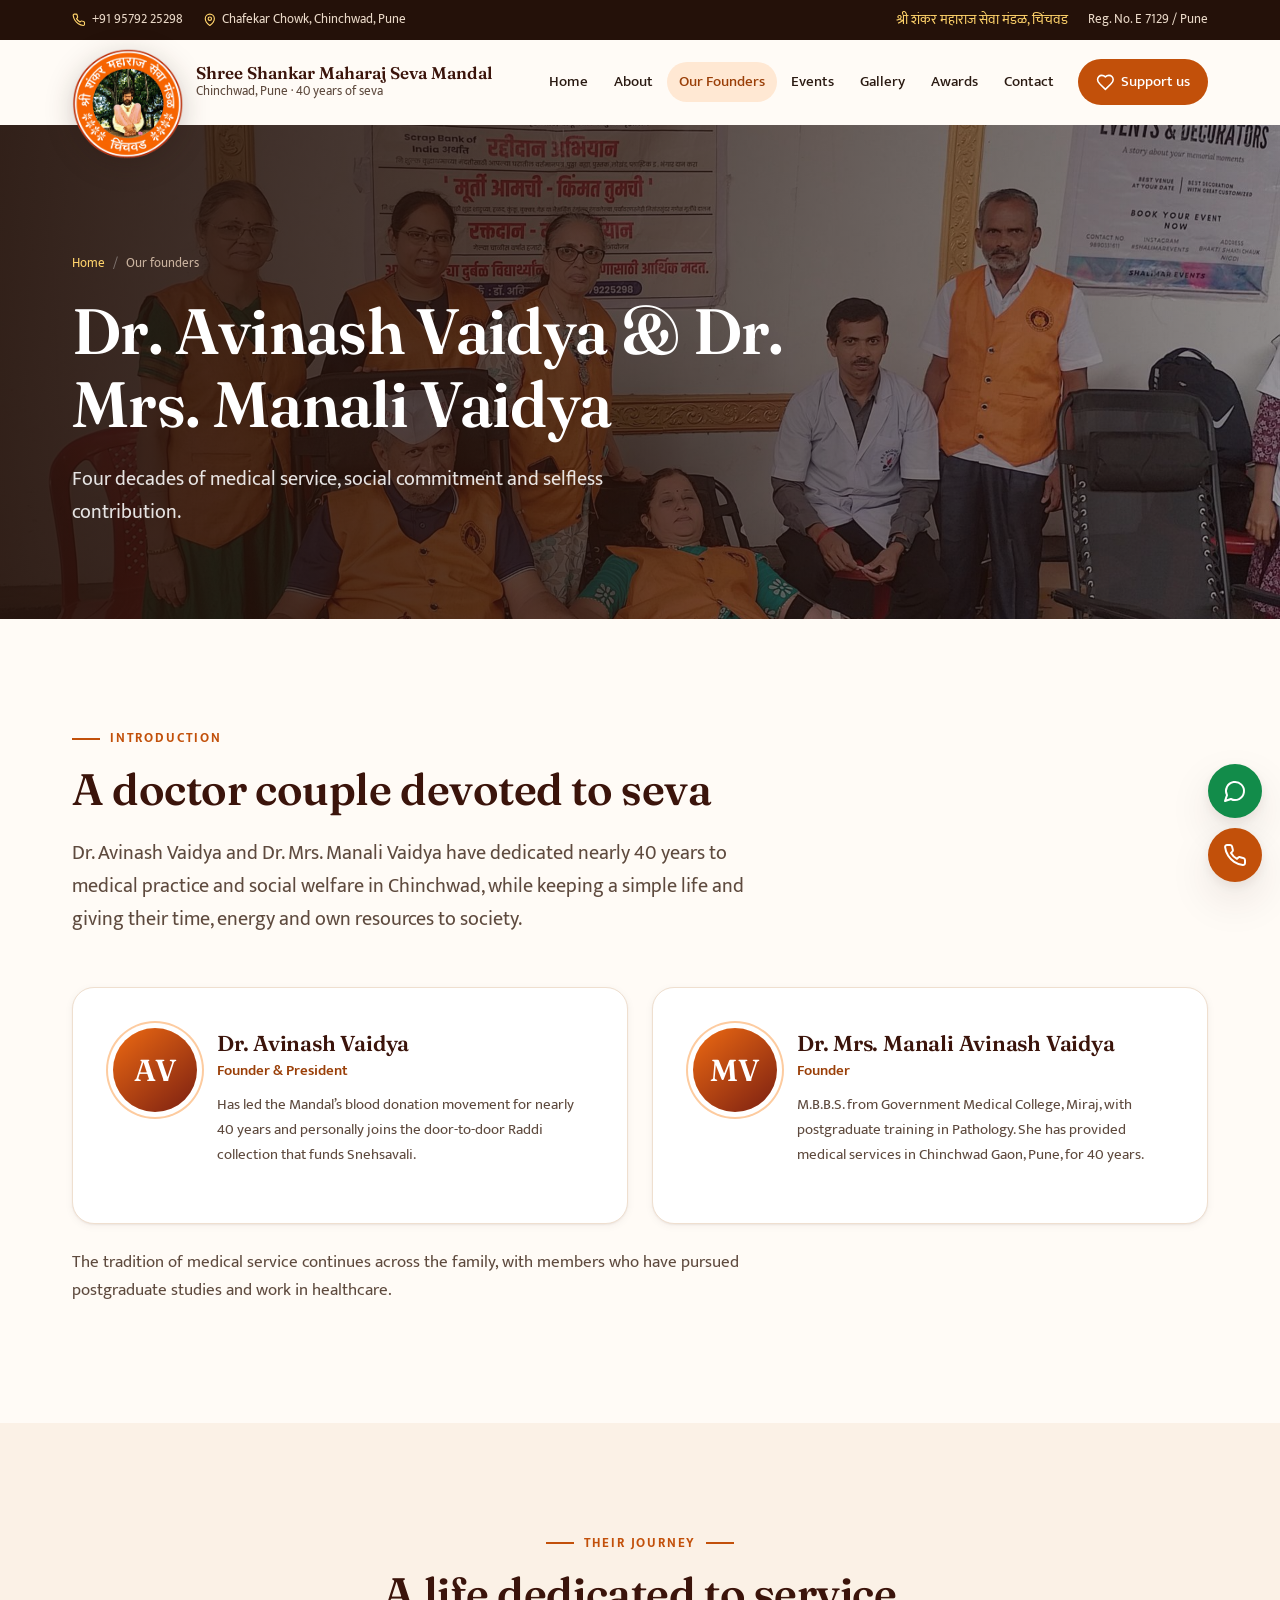
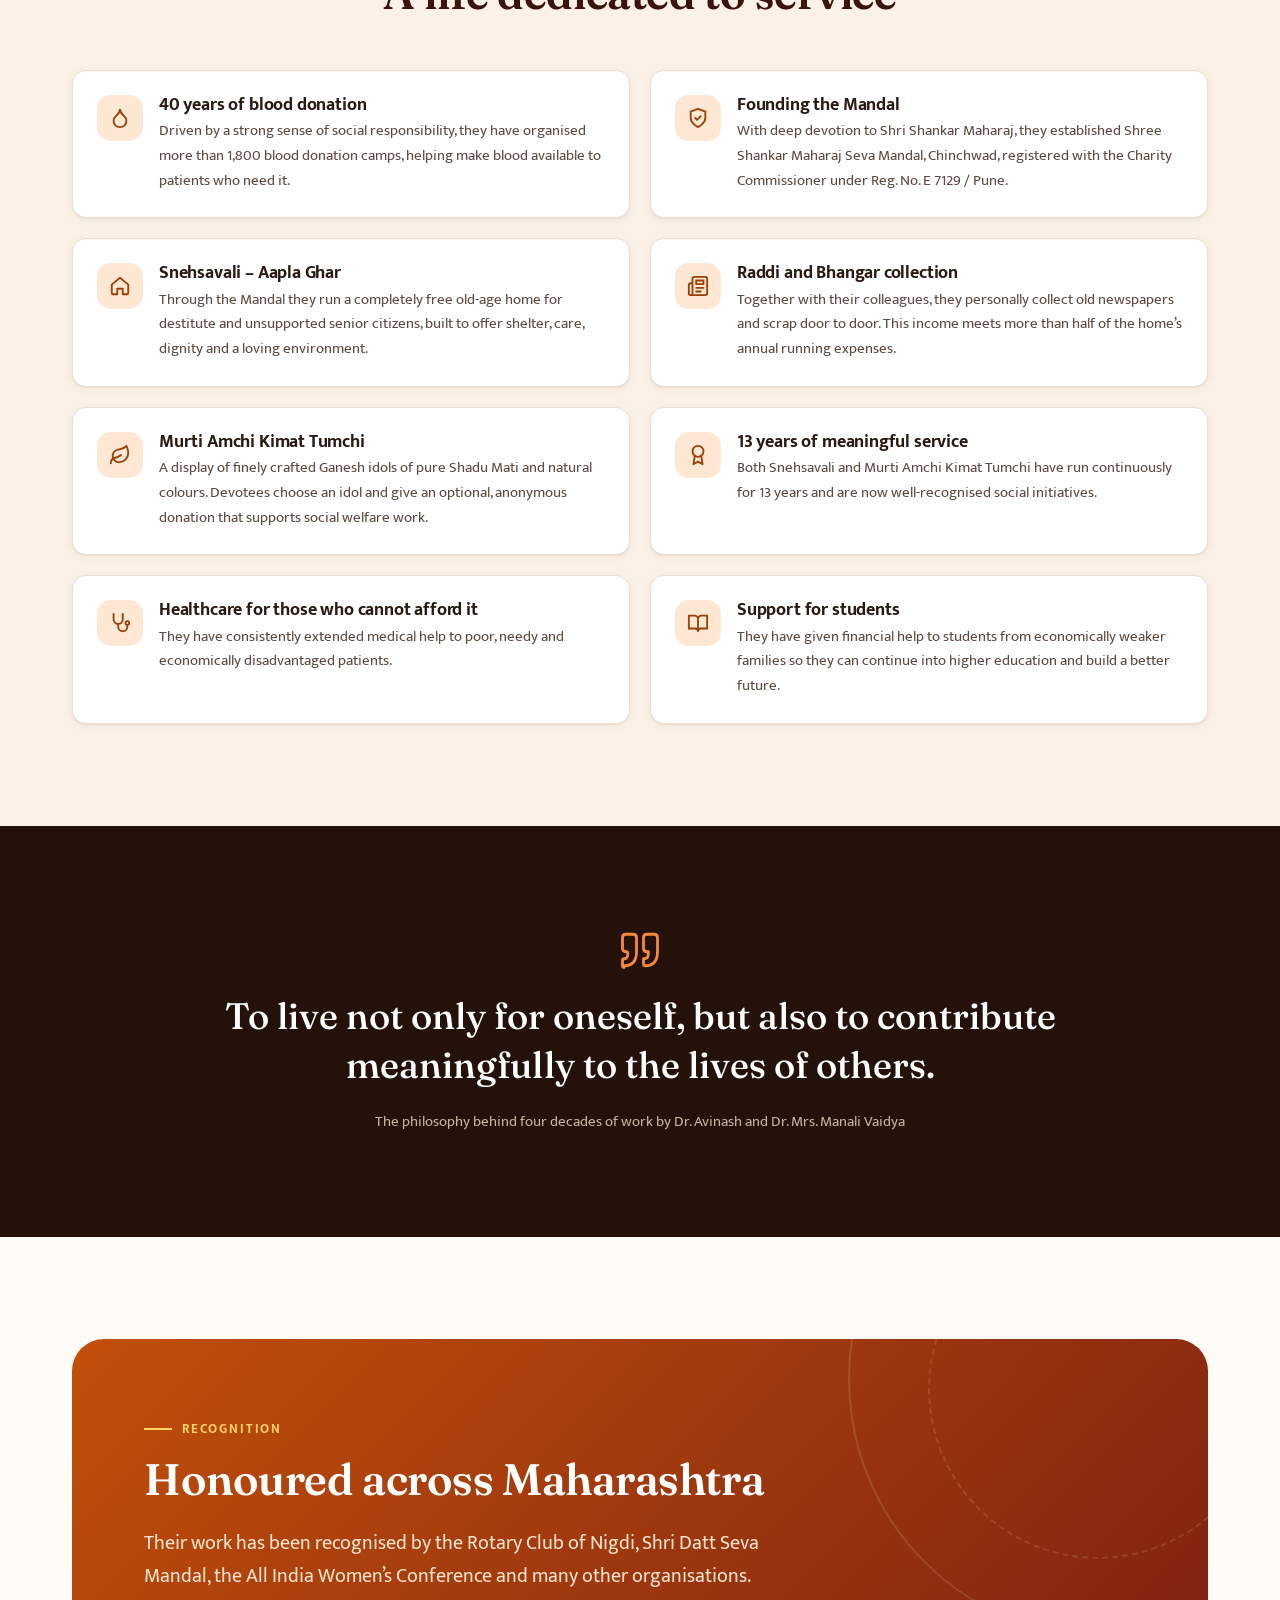
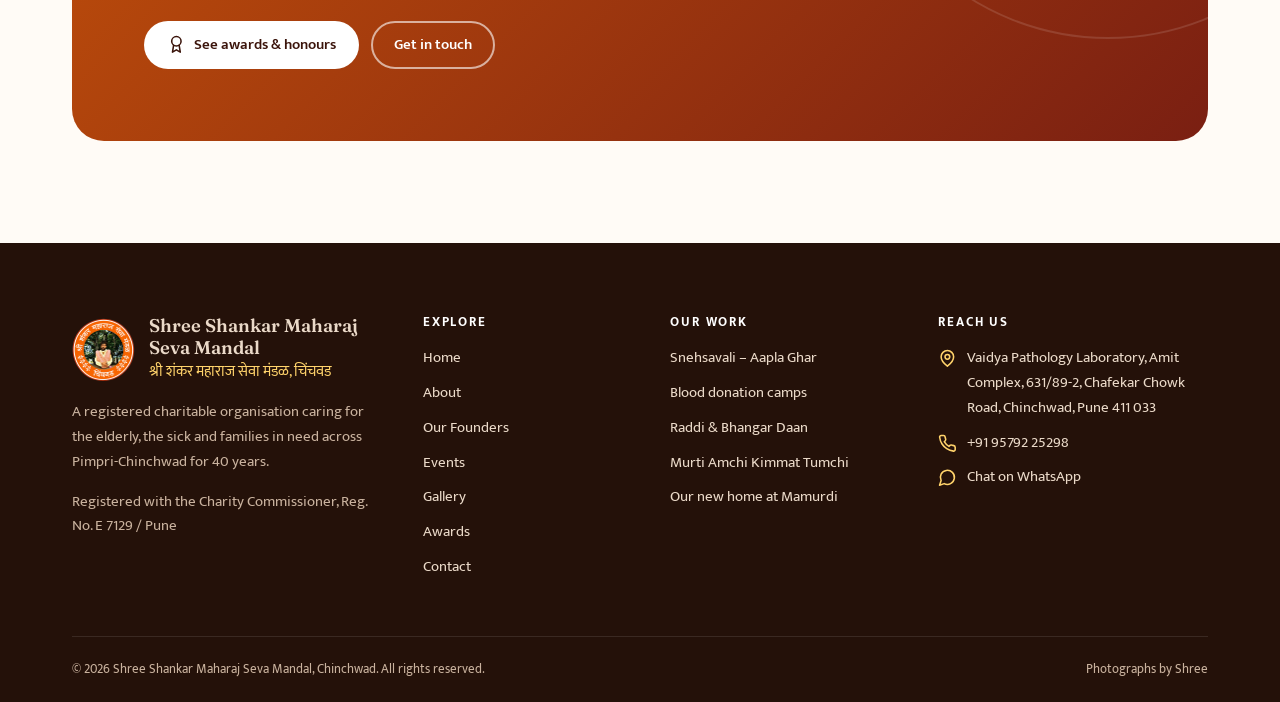
<file: founders.html>
<!doctype html>
<html lang="en">
<head>
  <meta charset="utf-8">
  <meta name="viewport" content="width=device-width, initial-scale=1">
  <title>Our Founders: Dr. Avinash Vaidya & Dr. Mrs. Manali Vaidya | Shree Shankar Maharaj Seva Mandal</title>
  <meta name="description" content="A doctor couple from Chinchwad who have given nearly four decades to medical service, blood donation, elder care, environmental protection and education.">
  <meta name="theme-color" content="#C2500A">
  <link rel="icon" href="assets/img/icon-32.png" sizes="32x32" type="image/png">
  <link rel="icon" href="assets/img/icon-192.png" sizes="192x192" type="image/png">
  <link rel="apple-touch-icon" href="assets/img/icon-180.png">
  <meta property="og:type" content="website">
  <meta property="og:site_name" content="Shree Shankar Maharaj Seva Mandal">
  <meta property="og:title" content="Our Founders: Dr. Avinash Vaidya & Dr. Mrs. Manali Vaidya | Shree Shankar Maharaj Seva Mandal">
  <meta property="og:description" content="A doctor couple from Chinchwad who have given nearly four decades to medical service, blood donation, elder care, environmental protection and education.">
  <meta property="og:image" content="assets/img/photos/blood-donation-camp-1920.jpg">
  <meta name="twitter:card" content="summary_large_image">
  <link rel="preconnect" href="https://fonts.googleapis.com">
  <link rel="preconnect" href="https://fonts.gstatic.com" crossorigin>
  <link rel="stylesheet" href="https://fonts.googleapis.com/css2?family=Fraunces:opsz,wght@9..144,400;9..144,500;9..144,600&family=Mukta:wght@400;500;600;700&display=swap">
  <link rel="stylesheet" href="assets/css/tokens.css">
  <link rel="stylesheet" href="assets/css/style.css">
  <script>document.documentElement.classList.add('js');</script>
</head>
<body>
  <svg width="0" height="0" style="position:absolute" aria-hidden="true" focusable="false"><symbol id="i-phone" viewBox="0 0 24 24"><path d="M22 16.9v3a2 2 0 0 1-2.2 2 19.8 19.8 0 0 1-8.6-3.1 19.5 19.5 0 0 1-6-6A19.8 19.8 0 0 1 2.1 4.2 2 2 0 0 1 4.1 2h3a2 2 0 0 1 2 1.7c.1 1 .4 1.9.7 2.8a2 2 0 0 1-.5 2.1L8 9.9a16 16 0 0 0 6 6l1.3-1.3a2 2 0 0 1 2.1-.4c.9.3 1.8.6 2.8.7a2 2 0 0 1 1.7 2z"/></symbol><symbol id="i-map-pin" viewBox="0 0 24 24"><path d="M20 10c0 6-8 12-8 12S4 16 4 10a8 8 0 0 1 16 0z"/><circle cx="12" cy="10" r="3"/></symbol><symbol id="i-heart" viewBox="0 0 24 24"><path d="M19 14c1.5-1.5 3-3.2 3-5.5A5.5 5.5 0 0 0 16.5 3c-1.8 0-3 .5-4.5 2-1.5-1.5-2.7-2-4.5-2A5.5 5.5 0 0 0 2 8.5c0 2.3 1.5 4 3 5.5l7 7z"/></symbol><symbol id="i-menu" viewBox="0 0 24 24"><path d="M4 6h16M4 12h16M4 18h16"/></symbol><symbol id="i-x" viewBox="0 0 24 24"><path d="M18 6 6 18M6 6l12 12"/></symbol><symbol id="i-chevron-left" viewBox="0 0 24 24"><path d="m15 18-6-6 6-6"/></symbol><symbol id="i-chevron-right" viewBox="0 0 24 24"><path d="m9 18 6-6-6-6"/></symbol><symbol id="i-arrow-right" viewBox="0 0 24 24"><path d="M5 12h14M13 6l6 6-6 6"/></symbol><symbol id="i-calendar" viewBox="0 0 24 24"><rect x="3" y="4" width="18" height="18" rx="2"/><path d="M16 2v4M8 2v4M3 10h18"/></symbol><symbol id="i-clock" viewBox="0 0 24 24"><circle cx="12" cy="12" r="10"/><path d="M12 6v6l4 2"/></symbol><symbol id="i-droplet" viewBox="0 0 24 24"><path d="M12 22a7 7 0 0 0 7-7c0-2-1-3.9-3-5.5S12.5 5.5 12 3c-.5 2.5-2 4.9-4 6.5S5 13 5 15a7 7 0 0 0 7 7z"/></symbol><symbol id="i-home" viewBox="0 0 24 24"><path d="M3 10.5 12 3l9 7.5V20a1 1 0 0 1-1 1h-5v-6h-6v6H4a1 1 0 0 1-1-1z"/></symbol><symbol id="i-newspaper" viewBox="0 0 24 24"><path d="M4 22h16a2 2 0 0 0 2-2V4a2 2 0 0 0-2-2H8a2 2 0 0 0-2 2v16a2 2 0 0 1-4 0v-9c0-1.1.9-2 2-2h2"/><path d="M18 14h-8M15 18h-5M10 6h8v4h-8z"/></symbol><symbol id="i-leaf" viewBox="0 0 24 24"><path d="M11 20A7 7 0 0 1 9.8 6.1C15.5 5 17 4.5 19 2c1 2 2 4.2 2 8 0 5.5-4.8 10-10 10z"/><path d="M2 21c0-3 1.9-5.4 5.1-6C9.5 14.5 12 13 13 12"/></symbol><symbol id="i-award" viewBox="0 0 24 24"><circle cx="12" cy="8" r="6"/><path d="M15.5 13 17 22l-5-3-5 3 1.5-9"/></symbol><symbol id="i-quote" viewBox="0 0 24 24"><path d="M3 21c3 0 7-1 7-8V5c0-1.25-.76-2-2-2H4c-1.25 0-2 .75-2 2v6c0 1.25.75 2 2 2 1 0 1 0 1 1v1c0 1-1 2-2 2s-1 0-1 1v3c0 1 0 1 1 1z"/><path d="M15 21c3 0 7-1 7-8V5c0-1.25-.76-2-2-2h-4c-1.25 0-2 .75-2 2v6c0 1.25.75 2 2 2h.75c0 2.25.25 4-2.75 4v3c0 1 0 1 1 1z"/></symbol><symbol id="i-users" viewBox="0 0 24 24"><path d="M16 21v-2a4 4 0 0 0-4-4H6a4 4 0 0 0-4 4v2"/><circle cx="9" cy="7" r="4"/><path d="M22 21v-2a4 4 0 0 0-3-3.9M16 3.1a4 4 0 0 1 0 7.8"/></symbol><symbol id="i-stethoscope" viewBox="0 0 24 24"><path d="M5 2v6a5 5 0 0 0 10 0V2"/><path d="M10 13v3a5 5 0 0 0 10 0v-2"/><circle cx="20" cy="12" r="2"/></symbol><symbol id="i-book" viewBox="0 0 24 24"><path d="M2 4h6a4 4 0 0 1 4 4v13a3 3 0 0 0-3-3H2zM22 4h-6a4 4 0 0 0-4 4v13a3 3 0 0 1 3-3h7z"/></symbol><symbol id="i-check" viewBox="0 0 24 24"><path d="M20 6 9 17l-5-5"/></symbol><symbol id="i-download" viewBox="0 0 24 24"><path d="M21 15v4a2 2 0 0 1-2 2H5a2 2 0 0 1-2-2v-4M7 10l5 5 5-5M12 15V3"/></symbol><symbol id="i-plus" viewBox="0 0 24 24"><path d="M12 5v14M5 12h14"/></symbol><symbol id="i-pause" viewBox="0 0 24 24"><path d="M8 5v14M16 5v14"/></symbol><symbol id="i-play" viewBox="0 0 24 24"><path d="m7 4 13 8-13 8z"/></symbol><symbol id="i-message" viewBox="0 0 24 24"><path d="M7.9 20A9 9 0 1 0 4 16.1L2 22z"/></symbol><symbol id="i-building" viewBox="0 0 24 24"><path d="M6 22V4a2 2 0 0 1 2-2h8a2 2 0 0 1 2 2v18zM6 12H4a2 2 0 0 0-2 2v6a2 2 0 0 0 2 2h2M18 9h2a2 2 0 0 1 2 2v9a2 2 0 0 1-2 2h-2M10 6h4M10 10h4M10 14h4M10 18h4"/></symbol><symbol id="i-diya" viewBox="0 0 24 24"><path d="M3 13h18c0 4-4 7-9 7s-9-3-9-7z"/><path d="M12 3c1.5 2 2.5 3.4 2.5 5a2.5 2.5 0 0 1-5 0c0-1.6 1-3 2.5-5z"/></symbol><symbol id="i-send" viewBox="0 0 24 24"><path d="m22 2-7 20-4-9-9-4z"/><path d="M22 2 11 13"/></symbol><symbol id="i-mic" viewBox="0 0 24 24"><path d="M12 2a3 3 0 0 0-3 3v7a3 3 0 0 0 6 0V5a3 3 0 0 0-3-3z"/><path d="M19 10v2a7 7 0 0 1-14 0v-2M12 19v3"/></symbol><symbol id="i-briefcase" viewBox="0 0 24 24"><rect x="2" y="7" width="20" height="14" rx="2"/><path d="M16 21V5a2 2 0 0 0-2-2h-4a2 2 0 0 0-2 2v16"/></symbol><symbol id="i-user-plus" viewBox="0 0 24 24"><path d="M16 21v-2a4 4 0 0 0-4-4H6a4 4 0 0 0-4 4v2"/><circle cx="9" cy="7" r="4"/><path d="M19 8v6M22 11h-6"/></symbol><symbol id="i-gift" viewBox="0 0 24 24"><rect x="3" y="8" width="18" height="4" rx="1"/><path d="M12 8v13M19 12v7a2 2 0 0 1-2 2H7a2 2 0 0 1-2-2v-7"/><path d="M7.5 8a2.5 2.5 0 0 1 0-5C10 3 12 8 12 8s2-5 4.5-5a2.5 2.5 0 0 1 0 5"/></symbol><symbol id="i-shield" viewBox="0 0 24 24"><path d="M12 22s8-4 8-10V5l-8-3-8 3v7c0 6 8 10 8 10z"/><path d="m9 12 2 2 4-4"/></symbol><symbol id="i-navigation" viewBox="0 0 24 24"><path d="m3 11 19-9-9 19-2-8z"/></symbol><symbol id="i-sun" viewBox="0 0 24 24"><circle cx="12" cy="12" r="4"/><path d="M12 2v2M12 20v2M4.9 4.9l1.4 1.4M17.7 17.7l1.4 1.4M2 12h2M20 12h2M4.9 19.1l1.4-1.4M17.7 6.3l1.4-1.4"/></symbol><symbol id="i-flag" viewBox="0 0 24 24"><path d="M4 22V4M4 15s1-1 4-1 5 2 8 2 4-1 4-1V3s-1 1-4 1-5-2-8-2-4 1-4 1"/></symbol></svg>
  <a class="skip-link" href="#main">Skip to content</a>

  <div class="topbar">
    <div class="container">
      <div class="topbar-group">
        <a href="tel:+919579225298"><svg class="i" aria-hidden="true"><use href="#i-phone"></use></svg>+91 95792 25298</a>
        <a class="hide-sm" href="https://www.google.com/maps/search/?api=1&amp;query=Vaidya%20Pathology%20Laboratory%2C%20Chafekar%20Chowk%2C%20Chinchwad%2C%20Pune%20411033" target="_blank" rel="noopener"><svg class="i" aria-hidden="true"><use href="#i-map-pin"></use></svg>Chafekar Chowk, Chinchwad, Pune</a>
      </div>
      <div class="topbar-group">
        <span class="mr hide-sm" lang="mr">श्री शंकर महाराज सेवा मंडळ, चिंचवड</span>
        <span>Reg. No. E 7129 / Pune</span>
      </div>
    </div>
  </div>
  <header class="site-header">
    <div class="container header-inner">
      <a class="brand" href="index.html">
        <img src="assets/img/logo-256.png" width="54" height="54" alt="">
        <span>
          <span class="brand-name">Shree Shankar Maharaj Seva Mandal</span>
          <span class="brand-sub">Chinchwad, Pune &middot; 40 years of seva</span>
        </span>
      </a>
      <button class="icon-btn nav-toggle" type="button" aria-expanded="false" aria-controls="site-nav" aria-label="Open menu"><svg class="i" aria-hidden="true"><use href="#i-menu"></use></svg></button>
      <nav id="site-nav" class="nav" aria-label="Main">
        <a href="index.html">Home</a>
        <a href="about.html">About</a>
        <a href="founders.html" aria-current="page">Our Founders</a>
        <a href="events.html">Events</a>
        <a href="gallery.html">Gallery</a>
        <a href="awards.html">Awards</a>
        <a href="contact.html">Contact</a>
        <a class="nav-cta" href="contact.html#support"><svg class="i" aria-hidden="true"><use href="#i-heart"></use></svg>Support us</a>
      </nav>
    </div>
  </header>

  <main id="main">
<section class="page-hero">
      <img src="assets/img/photos/blood-donation-camp-1920.jpg" srcset="assets/img/photos/blood-donation-camp-800.jpg 800w, assets/img/photos/blood-donation-camp-1920.jpg 1920w" sizes="100vw" width="1920" height="1080" alt="" fetchpriority="high">
      <div class="container">
        <ol class="crumbs"><li><a href="index.html">Home</a></li><li aria-current="page">Our founders</li></ol>
        <h1>Dr. Avinash Vaidya &amp; Dr. Mrs. Manali Vaidya</h1>
        <p>Four decades of medical service, social commitment and selfless contribution.</p>
      </div>
    </section>

    <section class="section">
      <div class="container">
        <div class="section-head reveal">
          <span class="kicker">Introduction</span>
          <h2>A doctor couple devoted to seva</h2>
          <p class="lead">Dr. Avinash Vaidya and Dr. Mrs. Manali Vaidya have dedicated nearly 40 years to medical practice and social welfare in Chinchwad, while keeping a simple life and giving their time, energy and own resources to society.</p>
        </div>
        <div class="grid-2">
          <article class="panel person reveal">
            <span class="monogram" aria-hidden="true">AV</span>
            <div>
              <h3>Dr. Avinash Vaidya</h3>
              <p class="role">Founder &amp; President</p>
              <p>Has led the Mandal&rsquo;s blood donation movement for nearly 40 years and personally joins the door-to-door Raddi collection that funds Snehsavali.</p>
            </div>
          </article>
          <article class="panel person reveal d1">
            <span class="monogram" aria-hidden="true">MV</span>
            <div>
              <h3>Dr. Mrs. Manali Avinash Vaidya</h3>
              <p class="role">Founder</p>
              <p>M.B.B.S. from Government Medical College, Miraj, with postgraduate training in Pathology. She has provided medical services in Chinchwad Gaon, Pune, for 40 years.</p>
            </div>
          </article>
        </div>
        <p class="reveal" style="margin-top: 24px; color: var(--ink-2); max-width: 760px">The tradition of medical service continues across the family, with members who have pursued postgraduate studies and work in healthcare.</p>
      </div>
    </section>

    <section class="section section-alt">
      <div class="container">
        <div class="section-head center reveal">
          <span class="kicker">Their journey</span>
          <h2>A life dedicated to service</h2>
        </div>
        <div class="journey">
          <div class="tile reveal" id="blood">
            <span class="card-icon"><svg class="i" aria-hidden="true"><use href="#i-droplet"></use></svg></span>
            <div>
              <h3>40 years of blood donation</h3>
              <p>Driven by a strong sense of social responsibility, they have organised more than 1,800 blood donation camps, helping make blood available to patients who need it.</p>
            </div>
          </div>
          <div class="tile reveal d1">
            <span class="card-icon"><svg class="i" aria-hidden="true"><use href="#i-shield"></use></svg></span>
            <div>
              <h3>Founding the Mandal</h3>
              <p>With deep devotion to Shri Shankar Maharaj, they established Shree Shankar Maharaj Seva Mandal, Chinchwad, registered with the Charity Commissioner under Reg. No. E 7129 / Pune.</p>
            </div>
          </div>
          <div class="tile reveal">
            <span class="card-icon"><svg class="i" aria-hidden="true"><use href="#i-home"></use></svg></span>
            <div>
              <h3>Snehsavali &ndash; Aapla Ghar</h3>
              <p>Through the Mandal they run a completely free old-age home for destitute and unsupported senior citizens, built to offer shelter, care, dignity and a loving environment.</p>
            </div>
          </div>
          <div class="tile reveal d1">
            <span class="card-icon"><svg class="i" aria-hidden="true"><use href="#i-newspaper"></use></svg></span>
            <div>
              <h3>Raddi and Bhangar collection</h3>
              <p>Together with their colleagues, they personally collect old newspapers and scrap door to door. This income meets more than half of the home&rsquo;s annual running expenses.</p>
            </div>
          </div>
          <div class="tile reveal">
            <span class="card-icon"><svg class="i" aria-hidden="true"><use href="#i-leaf"></use></svg></span>
            <div>
              <h3>Murti Amchi Kimat Tumchi</h3>
              <p>A display of finely crafted Ganesh idols of pure Shadu Mati and natural colours. Devotees choose an idol and give an optional, anonymous donation that supports social welfare work.</p>
            </div>
          </div>
          <div class="tile reveal d1">
            <span class="card-icon"><svg class="i" aria-hidden="true"><use href="#i-award"></use></svg></span>
            <div>
              <h3>13 years of meaningful service</h3>
              <p>Both Snehsavali and Murti Amchi Kimat Tumchi have run continuously for 13 years and are now well-recognised social initiatives.</p>
            </div>
          </div>
          <div class="tile reveal" id="support">
            <span class="card-icon"><svg class="i" aria-hidden="true"><use href="#i-stethoscope"></use></svg></span>
            <div>
              <h3>Healthcare for those who cannot afford it</h3>
              <p>They have consistently extended medical help to poor, needy and economically disadvantaged patients.</p>
            </div>
          </div>
          <div class="tile reveal d1">
            <span class="card-icon"><svg class="i" aria-hidden="true"><use href="#i-book"></use></svg></span>
            <div>
              <h3>Support for students</h3>
              <p>They have given financial help to students from economically weaker families so they can continue into higher education and build a better future.</p>
            </div>
          </div>
        </div>
      </div>
    </section>

    <section class="section section-dark">
      <div class="container">
        <figure class="big-quote reveal">
          <span class="t-mark" style="display: block"><svg class="i" aria-hidden="true"><use href="#i-quote"></use></svg></span>
          <blockquote>To live not only for oneself, but also to contribute meaningfully to the lives of others.</blockquote>
          <figcaption>The philosophy behind four decades of work by Dr. Avinash and Dr. Mrs. Manali Vaidya</figcaption>
        </figure>
      </div>
    </section>

    <section class="section">
      <div class="container">
        <div class="appeal reveal">
          <span class="kicker">Recognition</span>
          <h2>Honoured across Maharashtra</h2>
          <p class="lead">Their work has been recognised by the Rotary Club of Nigdi, Shri Datt Seva Mandal, the All India Women&rsquo;s Conference and many other organisations.</p>
          <div class="btn-row" style="margin-top: 28px">
            <a class="btn btn-light" href="awards.html"><svg class="i" aria-hidden="true"><use href="#i-award"></use></svg>See awards &amp; honours</a>
            <a class="btn btn-ghost-light" href="contact.html">Get in touch</a>
          </div>
        </div>
      </div>
    </section>
  </main>

  <footer class="site-footer">
    <div class="container">
      <div class="footer-grid">
        <div>
          <a class="footer-brand" href="index.html">
            <img src="assets/img/logo-256.png" width="64" height="64" alt="" loading="lazy">
            <span><strong>Shree Shankar Maharaj Seva Mandal</strong><span class="mr" lang="mr">श्री शंकर महाराज सेवा मंडळ, चिंचवड</span></span>
          </a>
          <p>A registered charitable organisation caring for the elderly, the sick and families in need across Pimpri-Chinchwad for 40 years.</p>
          <p>Registered with the Charity Commissioner, Reg. No. E 7129 / Pune</p>
        </div>
        <div>
          <h3>Explore</h3>
          <ul>
            <li><a href="index.html">Home</a></li>
            <li><a href="about.html">About</a></li>
            <li><a href="founders.html">Our Founders</a></li>
            <li><a href="events.html">Events</a></li>
            <li><a href="gallery.html">Gallery</a></li>
            <li><a href="awards.html">Awards</a></li>
            <li><a href="contact.html">Contact</a></li>
          </ul>
        </div>
        <div>
          <h3>Our work</h3>
          <ul>
            <li><a href="about.html#snehsavali">Snehsavali &ndash; Aapla Ghar</a></li>
            <li><a href="events.html">Blood donation camps</a></li>
            <li><a href="about.html#raddi">Raddi &amp; Bhangar Daan</a></li>
            <li><a href="about.html#murti">Murti Amchi Kimmat Tumchi</a></li>
            <li><a href="about.html#new-home">Our new home at Mamurdi</a></li>
          </ul>
        </div>
        <div>
          <h3>Reach us</h3>
          <ul class="footer-contact">
            <li><svg class="i" aria-hidden="true"><use href="#i-map-pin"></use></svg><a href="https://www.google.com/maps/search/?api=1&amp;query=Vaidya%20Pathology%20Laboratory%2C%20Chafekar%20Chowk%2C%20Chinchwad%2C%20Pune%20411033" target="_blank" rel="noopener">Vaidya Pathology Laboratory, Amit Complex, 631/89-2, Chafekar Chowk Road, Chinchwad, Pune 411 033</a></li>
            <li><svg class="i" aria-hidden="true"><use href="#i-phone"></use></svg><a href="tel:+919579225298">+91 95792 25298</a></li>
            <li><svg class="i" aria-hidden="true"><use href="#i-message"></use></svg><a href="https://wa.me/919579225298" target="_blank" rel="noopener">Chat on WhatsApp</a></li>
          </ul>
        </div>
      </div>
      <div class="footer-bottom">
        <span>&copy; <span data-year>2026</span> Shree Shankar Maharaj Seva Mandal, Chinchwad. All rights reserved.</span>
        <span>Photographs by Shree</span>
      </div>
    </div>
  </footer>

  <div class="fab">
    <a class="fab-wa" href="https://wa.me/919579225298" target="_blank" rel="noopener" aria-label="Chat with us on WhatsApp"><svg class="i" aria-hidden="true"><use href="#i-message"></use></svg></a>
    <a class="fab-call" href="tel:+919579225298" aria-label="Call us on +91 95792 25298"><svg class="i" aria-hidden="true"><use href="#i-phone"></use></svg></a>
  </div>

  <script src="assets/js/data.js"></script>
  <script src="assets/js/main.js"></script>
</body>
</html>
</file>
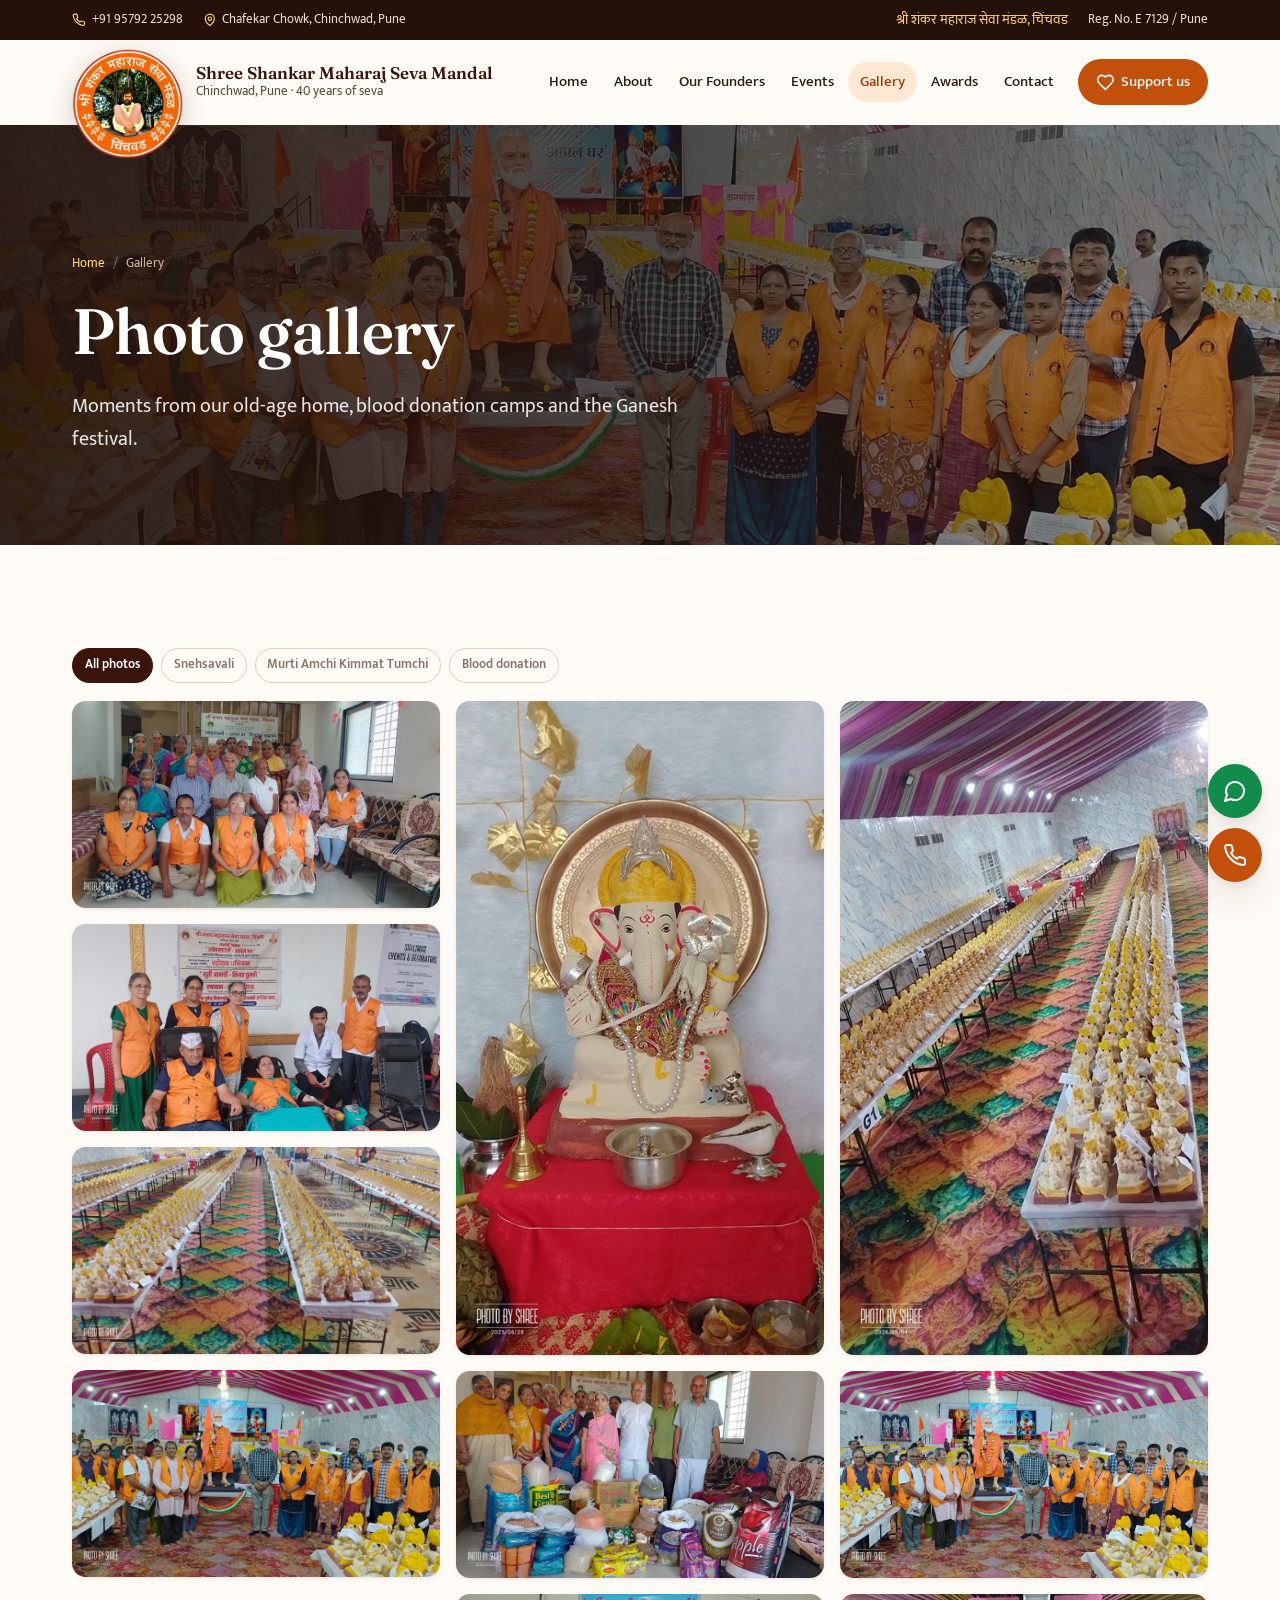
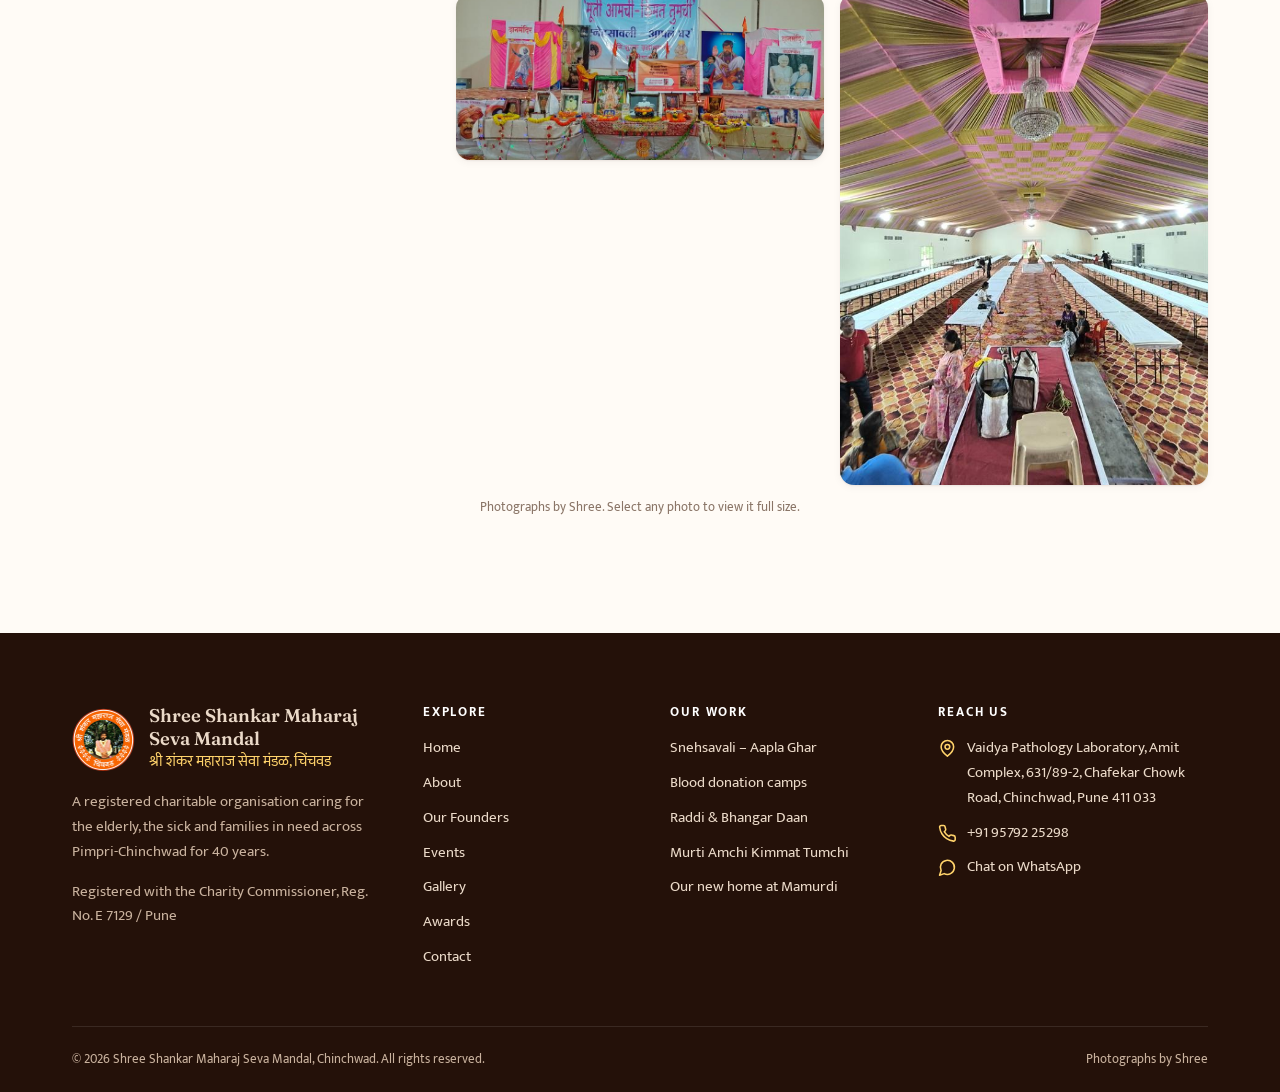
<file: gallery.html>
<!doctype html>
<html lang="en">
<head>
  <meta charset="utf-8">
  <meta name="viewport" content="width=device-width, initial-scale=1">
  <title>Photo Gallery | Shree Shankar Maharaj Seva Mandal, Chinchwad</title>
  <meta name="description" content="Photographs from Snehsavali – Aapla Ghar, our blood donation camps and the Murti Amchi Kimmat Tumchi eco-friendly Ganesh festival.">
  <meta name="theme-color" content="#C2500A">
  <link rel="icon" href="assets/img/icon-32.png" sizes="32x32" type="image/png">
  <link rel="icon" href="assets/img/icon-192.png" sizes="192x192" type="image/png">
  <link rel="apple-touch-icon" href="assets/img/icon-180.png">
  <meta property="og:type" content="website">
  <meta property="og:site_name" content="Shree Shankar Maharaj Seva Mandal">
  <meta property="og:title" content="Photo Gallery | Shree Shankar Maharaj Seva Mandal, Chinchwad">
  <meta property="og:description" content="Photographs from Snehsavali – Aapla Ghar, our blood donation camps and the Murti Amchi Kimmat Tumchi eco-friendly Ganesh festival.">
  <meta property="og:image" content="assets/img/photos/murti-volunteers-2-1920.jpg">
  <meta name="twitter:card" content="summary_large_image">
  <link rel="preconnect" href="https://fonts.googleapis.com">
  <link rel="preconnect" href="https://fonts.gstatic.com" crossorigin>
  <link rel="stylesheet" href="https://fonts.googleapis.com/css2?family=Fraunces:opsz,wght@9..144,400;9..144,500;9..144,600&family=Mukta:wght@400;500;600;700&display=swap">
  <link rel="stylesheet" href="assets/css/tokens.css">
  <link rel="stylesheet" href="assets/css/style.css">
  <script>document.documentElement.classList.add('js');</script>
</head>
<body>
  <svg width="0" height="0" style="position:absolute" aria-hidden="true" focusable="false"><symbol id="i-phone" viewBox="0 0 24 24"><path d="M22 16.9v3a2 2 0 0 1-2.2 2 19.8 19.8 0 0 1-8.6-3.1 19.5 19.5 0 0 1-6-6A19.8 19.8 0 0 1 2.1 4.2 2 2 0 0 1 4.1 2h3a2 2 0 0 1 2 1.7c.1 1 .4 1.9.7 2.8a2 2 0 0 1-.5 2.1L8 9.9a16 16 0 0 0 6 6l1.3-1.3a2 2 0 0 1 2.1-.4c.9.3 1.8.6 2.8.7a2 2 0 0 1 1.7 2z"/></symbol><symbol id="i-map-pin" viewBox="0 0 24 24"><path d="M20 10c0 6-8 12-8 12S4 16 4 10a8 8 0 0 1 16 0z"/><circle cx="12" cy="10" r="3"/></symbol><symbol id="i-heart" viewBox="0 0 24 24"><path d="M19 14c1.5-1.5 3-3.2 3-5.5A5.5 5.5 0 0 0 16.5 3c-1.8 0-3 .5-4.5 2-1.5-1.5-2.7-2-4.5-2A5.5 5.5 0 0 0 2 8.5c0 2.3 1.5 4 3 5.5l7 7z"/></symbol><symbol id="i-menu" viewBox="0 0 24 24"><path d="M4 6h16M4 12h16M4 18h16"/></symbol><symbol id="i-x" viewBox="0 0 24 24"><path d="M18 6 6 18M6 6l12 12"/></symbol><symbol id="i-chevron-left" viewBox="0 0 24 24"><path d="m15 18-6-6 6-6"/></symbol><symbol id="i-chevron-right" viewBox="0 0 24 24"><path d="m9 18 6-6-6-6"/></symbol><symbol id="i-arrow-right" viewBox="0 0 24 24"><path d="M5 12h14M13 6l6 6-6 6"/></symbol><symbol id="i-calendar" viewBox="0 0 24 24"><rect x="3" y="4" width="18" height="18" rx="2"/><path d="M16 2v4M8 2v4M3 10h18"/></symbol><symbol id="i-clock" viewBox="0 0 24 24"><circle cx="12" cy="12" r="10"/><path d="M12 6v6l4 2"/></symbol><symbol id="i-droplet" viewBox="0 0 24 24"><path d="M12 22a7 7 0 0 0 7-7c0-2-1-3.9-3-5.5S12.5 5.5 12 3c-.5 2.5-2 4.9-4 6.5S5 13 5 15a7 7 0 0 0 7 7z"/></symbol><symbol id="i-home" viewBox="0 0 24 24"><path d="M3 10.5 12 3l9 7.5V20a1 1 0 0 1-1 1h-5v-6h-6v6H4a1 1 0 0 1-1-1z"/></symbol><symbol id="i-newspaper" viewBox="0 0 24 24"><path d="M4 22h16a2 2 0 0 0 2-2V4a2 2 0 0 0-2-2H8a2 2 0 0 0-2 2v16a2 2 0 0 1-4 0v-9c0-1.1.9-2 2-2h2"/><path d="M18 14h-8M15 18h-5M10 6h8v4h-8z"/></symbol><symbol id="i-leaf" viewBox="0 0 24 24"><path d="M11 20A7 7 0 0 1 9.8 6.1C15.5 5 17 4.5 19 2c1 2 2 4.2 2 8 0 5.5-4.8 10-10 10z"/><path d="M2 21c0-3 1.9-5.4 5.1-6C9.5 14.5 12 13 13 12"/></symbol><symbol id="i-award" viewBox="0 0 24 24"><circle cx="12" cy="8" r="6"/><path d="M15.5 13 17 22l-5-3-5 3 1.5-9"/></symbol><symbol id="i-quote" viewBox="0 0 24 24"><path d="M3 21c3 0 7-1 7-8V5c0-1.25-.76-2-2-2H4c-1.25 0-2 .75-2 2v6c0 1.25.75 2 2 2 1 0 1 0 1 1v1c0 1-1 2-2 2s-1 0-1 1v3c0 1 0 1 1 1z"/><path d="M15 21c3 0 7-1 7-8V5c0-1.25-.76-2-2-2h-4c-1.25 0-2 .75-2 2v6c0 1.25.75 2 2 2h.75c0 2.25.25 4-2.75 4v3c0 1 0 1 1 1z"/></symbol><symbol id="i-users" viewBox="0 0 24 24"><path d="M16 21v-2a4 4 0 0 0-4-4H6a4 4 0 0 0-4 4v2"/><circle cx="9" cy="7" r="4"/><path d="M22 21v-2a4 4 0 0 0-3-3.9M16 3.1a4 4 0 0 1 0 7.8"/></symbol><symbol id="i-stethoscope" viewBox="0 0 24 24"><path d="M5 2v6a5 5 0 0 0 10 0V2"/><path d="M10 13v3a5 5 0 0 0 10 0v-2"/><circle cx="20" cy="12" r="2"/></symbol><symbol id="i-book" viewBox="0 0 24 24"><path d="M2 4h6a4 4 0 0 1 4 4v13a3 3 0 0 0-3-3H2zM22 4h-6a4 4 0 0 0-4 4v13a3 3 0 0 1 3-3h7z"/></symbol><symbol id="i-check" viewBox="0 0 24 24"><path d="M20 6 9 17l-5-5"/></symbol><symbol id="i-download" viewBox="0 0 24 24"><path d="M21 15v4a2 2 0 0 1-2 2H5a2 2 0 0 1-2-2v-4M7 10l5 5 5-5M12 15V3"/></symbol><symbol id="i-plus" viewBox="0 0 24 24"><path d="M12 5v14M5 12h14"/></symbol><symbol id="i-pause" viewBox="0 0 24 24"><path d="M8 5v14M16 5v14"/></symbol><symbol id="i-play" viewBox="0 0 24 24"><path d="m7 4 13 8-13 8z"/></symbol><symbol id="i-message" viewBox="0 0 24 24"><path d="M7.9 20A9 9 0 1 0 4 16.1L2 22z"/></symbol><symbol id="i-building" viewBox="0 0 24 24"><path d="M6 22V4a2 2 0 0 1 2-2h8a2 2 0 0 1 2 2v18zM6 12H4a2 2 0 0 0-2 2v6a2 2 0 0 0 2 2h2M18 9h2a2 2 0 0 1 2 2v9a2 2 0 0 1-2 2h-2M10 6h4M10 10h4M10 14h4M10 18h4"/></symbol><symbol id="i-diya" viewBox="0 0 24 24"><path d="M3 13h18c0 4-4 7-9 7s-9-3-9-7z"/><path d="M12 3c1.5 2 2.5 3.4 2.5 5a2.5 2.5 0 0 1-5 0c0-1.6 1-3 2.5-5z"/></symbol><symbol id="i-send" viewBox="0 0 24 24"><path d="m22 2-7 20-4-9-9-4z"/><path d="M22 2 11 13"/></symbol><symbol id="i-mic" viewBox="0 0 24 24"><path d="M12 2a3 3 0 0 0-3 3v7a3 3 0 0 0 6 0V5a3 3 0 0 0-3-3z"/><path d="M19 10v2a7 7 0 0 1-14 0v-2M12 19v3"/></symbol><symbol id="i-briefcase" viewBox="0 0 24 24"><rect x="2" y="7" width="20" height="14" rx="2"/><path d="M16 21V5a2 2 0 0 0-2-2h-4a2 2 0 0 0-2 2v16"/></symbol><symbol id="i-user-plus" viewBox="0 0 24 24"><path d="M16 21v-2a4 4 0 0 0-4-4H6a4 4 0 0 0-4 4v2"/><circle cx="9" cy="7" r="4"/><path d="M19 8v6M22 11h-6"/></symbol><symbol id="i-gift" viewBox="0 0 24 24"><rect x="3" y="8" width="18" height="4" rx="1"/><path d="M12 8v13M19 12v7a2 2 0 0 1-2 2H7a2 2 0 0 1-2-2v-7"/><path d="M7.5 8a2.5 2.5 0 0 1 0-5C10 3 12 8 12 8s2-5 4.5-5a2.5 2.5 0 0 1 0 5"/></symbol><symbol id="i-shield" viewBox="0 0 24 24"><path d="M12 22s8-4 8-10V5l-8-3-8 3v7c0 6 8 10 8 10z"/><path d="m9 12 2 2 4-4"/></symbol><symbol id="i-navigation" viewBox="0 0 24 24"><path d="m3 11 19-9-9 19-2-8z"/></symbol><symbol id="i-sun" viewBox="0 0 24 24"><circle cx="12" cy="12" r="4"/><path d="M12 2v2M12 20v2M4.9 4.9l1.4 1.4M17.7 17.7l1.4 1.4M2 12h2M20 12h2M4.9 19.1l1.4-1.4M17.7 6.3l1.4-1.4"/></symbol><symbol id="i-flag" viewBox="0 0 24 24"><path d="M4 22V4M4 15s1-1 4-1 5 2 8 2 4-1 4-1V3s-1 1-4 1-5-2-8-2-4 1-4 1"/></symbol></svg>
  <a class="skip-link" href="#main">Skip to content</a>

  <div class="topbar">
    <div class="container">
      <div class="topbar-group">
        <a href="tel:+919579225298"><svg class="i" aria-hidden="true"><use href="#i-phone"></use></svg>+91 95792 25298</a>
        <a class="hide-sm" href="https://www.google.com/maps/search/?api=1&amp;query=Vaidya%20Pathology%20Laboratory%2C%20Chafekar%20Chowk%2C%20Chinchwad%2C%20Pune%20411033" target="_blank" rel="noopener"><svg class="i" aria-hidden="true"><use href="#i-map-pin"></use></svg>Chafekar Chowk, Chinchwad, Pune</a>
      </div>
      <div class="topbar-group">
        <span class="mr hide-sm" lang="mr">श्री शंकर महाराज सेवा मंडळ, चिंचवड</span>
        <span>Reg. No. E 7129 / Pune</span>
      </div>
    </div>
  </div>
  <header class="site-header">
    <div class="container header-inner">
      <a class="brand" href="index.html">
        <img src="assets/img/logo-256.png" width="54" height="54" alt="">
        <span>
          <span class="brand-name">Shree Shankar Maharaj Seva Mandal</span>
          <span class="brand-sub">Chinchwad, Pune &middot; 40 years of seva</span>
        </span>
      </a>
      <button class="icon-btn nav-toggle" type="button" aria-expanded="false" aria-controls="site-nav" aria-label="Open menu"><svg class="i" aria-hidden="true"><use href="#i-menu"></use></svg></button>
      <nav id="site-nav" class="nav" aria-label="Main">
        <a href="index.html">Home</a>
        <a href="about.html">About</a>
        <a href="founders.html">Our Founders</a>
        <a href="events.html">Events</a>
        <a href="gallery.html" aria-current="page">Gallery</a>
        <a href="awards.html">Awards</a>
        <a href="contact.html">Contact</a>
        <a class="nav-cta" href="contact.html#support"><svg class="i" aria-hidden="true"><use href="#i-heart"></use></svg>Support us</a>
      </nav>
    </div>
  </header>

  <main id="main">
<section class="page-hero">
      <img src="assets/img/photos/murti-volunteers-2-1920.jpg" srcset="assets/img/photos/murti-volunteers-2-800.jpg 800w, assets/img/photos/murti-volunteers-2-1920.jpg 1920w" sizes="100vw" width="1920" height="1080" alt="" fetchpriority="high">
      <div class="container">
        <ol class="crumbs"><li><a href="index.html">Home</a></li><li aria-current="page">Gallery</li></ol>
        <h1>Photo gallery</h1>
        <p>Moments from our old-age home, blood donation camps and the Ganesh festival.</p>
      </div>
    </section>

    <section class="section">
      <div class="container">
        <div data-gallery data-filters></div>
        <p class="credit">Photographs by Shree. Select any photo to view it full size.</p>
      </div>
    </section>
  </main>

  <footer class="site-footer">
    <div class="container">
      <div class="footer-grid">
        <div>
          <a class="footer-brand" href="index.html">
            <img src="assets/img/logo-256.png" width="64" height="64" alt="" loading="lazy">
            <span><strong>Shree Shankar Maharaj Seva Mandal</strong><span class="mr" lang="mr">श्री शंकर महाराज सेवा मंडळ, चिंचवड</span></span>
          </a>
          <p>A registered charitable organisation caring for the elderly, the sick and families in need across Pimpri-Chinchwad for 40 years.</p>
          <p>Registered with the Charity Commissioner, Reg. No. E 7129 / Pune</p>
        </div>
        <div>
          <h3>Explore</h3>
          <ul>
            <li><a href="index.html">Home</a></li>
            <li><a href="about.html">About</a></li>
            <li><a href="founders.html">Our Founders</a></li>
            <li><a href="events.html">Events</a></li>
            <li><a href="gallery.html">Gallery</a></li>
            <li><a href="awards.html">Awards</a></li>
            <li><a href="contact.html">Contact</a></li>
          </ul>
        </div>
        <div>
          <h3>Our work</h3>
          <ul>
            <li><a href="about.html#snehsavali">Snehsavali &ndash; Aapla Ghar</a></li>
            <li><a href="events.html">Blood donation camps</a></li>
            <li><a href="about.html#raddi">Raddi &amp; Bhangar Daan</a></li>
            <li><a href="about.html#murti">Murti Amchi Kimmat Tumchi</a></li>
            <li><a href="about.html#new-home">Our new home at Mamurdi</a></li>
          </ul>
        </div>
        <div>
          <h3>Reach us</h3>
          <ul class="footer-contact">
            <li><svg class="i" aria-hidden="true"><use href="#i-map-pin"></use></svg><a href="https://www.google.com/maps/search/?api=1&amp;query=Vaidya%20Pathology%20Laboratory%2C%20Chafekar%20Chowk%2C%20Chinchwad%2C%20Pune%20411033" target="_blank" rel="noopener">Vaidya Pathology Laboratory, Amit Complex, 631/89-2, Chafekar Chowk Road, Chinchwad, Pune 411 033</a></li>
            <li><svg class="i" aria-hidden="true"><use href="#i-phone"></use></svg><a href="tel:+919579225298">+91 95792 25298</a></li>
            <li><svg class="i" aria-hidden="true"><use href="#i-message"></use></svg><a href="https://wa.me/919579225298" target="_blank" rel="noopener">Chat on WhatsApp</a></li>
          </ul>
        </div>
      </div>
      <div class="footer-bottom">
        <span>&copy; <span data-year>2026</span> Shree Shankar Maharaj Seva Mandal, Chinchwad. All rights reserved.</span>
        <span>Photographs by Shree</span>
      </div>
    </div>
  </footer>

  <div class="fab">
    <a class="fab-wa" href="https://wa.me/919579225298" target="_blank" rel="noopener" aria-label="Chat with us on WhatsApp"><svg class="i" aria-hidden="true"><use href="#i-message"></use></svg></a>
    <a class="fab-call" href="tel:+919579225298" aria-label="Call us on +91 95792 25298"><svg class="i" aria-hidden="true"><use href="#i-phone"></use></svg></a>
  </div>

  <script src="assets/js/data.js"></script>
  <script src="assets/js/main.js"></script>
</body>
</html>
</file>
<file: assets/css/tokens.css>
/*
  Design tokens for the whole site.

  The EmergeFlow Design System was not available in this workspace (no
  design-system artifact, no local token files), so these values are drawn
  from the Mandal's own emblem: the saffron ring, the banyan-leaf green and
  the marigold flowers. Every colour, font, radius and shadow used by
  style.css comes from here, so replacing this file re-skins the site.
*/
:root {
  /* Saffron: the emblem ring. 600 is the AA-safe shade for white text. */
  --saffron-50: #FFF6EE;
  --saffron-100: #FFE8D3;
  --saffron-200: #FDCB9F;
  --saffron-400: #F58A3C;
  --saffron-500: #EE6A12;
  --saffron-600: #C2500A;
  --saffron-700: #9A3F08;

  /* Kumkum maroon: headings and deep accents */
  --maroon-700: #7A1F12;
  --maroon-900: #3B140B;

  /* Banyan green and marigold */
  --leaf-50: #EEF5EC;
  --leaf-500: #3F7F47;
  --leaf-700: #2B5A33;
  --marigold-300: #FFD36B;
  --marigold-500: #F5B42A;

  /* Text, grounds, hairlines */
  --ink: #2A1A12;
  --ink-2: #5E4A3E;
  --ink-3: #8A7567;
  --paper: #FFFBF6;
  --paper-2: #FBF1E6;
  --surface: #FFFFFF;
  --line: #EFDFCF;
  --line-2: #E3CDB8;
  --night: #241109;
  --night-2: #331A0F;
  --on-night: #EAD9C8;
  --on-night-2: #C9B29E;

  /* Event categories (all pass AA as text on white) */
  --cat-blood: #C62828;
  --cat-raddi: #2B5A33;
  --cat-festival: #C2500A;
  --cat-care: #7A1F12;
  --cat-recognition: #8A6800;

  --whatsapp: #128C4A;

  /* Type */
  --font-display: "Fraunces", Georgia, "Times New Roman", serif;
  --font-body: "Mukta", system-ui, -apple-system, "Segoe UI", Roboto, sans-serif;
  --fs-xs: 0.8125rem;
  --fs-sm: 0.9375rem;
  --fs-md: 1.0625rem;
  --fs-lg: 1.25rem;
  --fs-xl: clamp(1.5rem, 1.2rem + 1vw, 1.875rem);
  --fs-2xl: clamp(1.875rem, 1.35rem + 1.9vw, 2.75rem);
  --fs-3xl: clamp(2.25rem, 1.45rem + 3.2vw, 4rem);

  /* Shape and depth */
  --r-sm: 8px;
  --r-md: 14px;
  --r-lg: 22px;
  --r-xl: 32px;
  --r-full: 999px;
  --sh-1: 0 1px 2px rgba(59, 20, 11, 0.06), 0 2px 8px rgba(59, 20, 11, 0.05);
  --sh-2: 0 4px 12px rgba(59, 20, 11, 0.08), 0 18px 44px rgba(59, 20, 11, 0.10);
  --sh-3: 0 24px 64px rgba(20, 9, 4, 0.35);

  /* Layout and motion */
  --container: 1200px;
  --gutter: clamp(16px, 4vw, 32px);
  --header-h: 84px;
  --ease: cubic-bezier(0.2, 0.7, 0.2, 1);
}
</file>
<file: assets/css/style.css>
/*
  Shree Shankar Maharaj Seva Mandal, Chinchwad
  Site styles. All values come from tokens.css.
*/

/* ---------- Base ---------- */
*, *::before, *::after { box-sizing: border-box; }
html { -webkit-text-size-adjust: 100%; scroll-behavior: smooth; scroll-padding-top: calc(var(--header-h) + 16px); }
body {
  margin: 0;
  font-family: var(--font-body);
  font-size: var(--fs-md);
  line-height: 1.65;
  color: var(--ink);
  background: var(--paper);
  -webkit-font-smoothing: antialiased;
  overflow-x: hidden;
}
body:has(dialog[open]) { overflow: hidden; }
img { display: block; max-width: 100%; height: auto; }
a { color: var(--saffron-600); text-underline-offset: 3px; text-decoration-thickness: 1px; }
a:hover { color: var(--saffron-700); }
h1, h2, h3, h4 {
  font-family: var(--font-display);
  font-weight: 600;
  line-height: 1.15;
  letter-spacing: -0.01em;
  color: var(--maroon-900);
  margin: 0 0 0.5em;
}
p { margin: 0 0 1em; }
ul, ol { margin: 0 0 1em; }
::selection { background: var(--saffron-200); color: var(--maroon-900); }
:focus-visible { outline: 3px solid var(--saffron-500); outline-offset: 3px; border-radius: 6px; }
[hidden] { display: none !important; }

.mr { font-family: var(--font-body); }
.container { width: 100%; max-width: var(--container); margin-inline: auto; padding-inline: var(--gutter); }
.visually-hidden {
  position: absolute !important; width: 1px; height: 1px; padding: 0; margin: -1px;
  overflow: hidden; clip: rect(0 0 0 0); white-space: nowrap; border: 0;
}
.skip-link {
  position: absolute; left: 12px; top: -60px; z-index: 200;
  background: var(--maroon-900); color: #fff; padding: 10px 16px; border-radius: var(--r-sm);
  text-decoration: none; font-weight: 600; transition: top 0.2s;
}
.skip-link:focus { top: 12px; color: #fff; }

svg.i {
  width: 1.25em; height: 1.25em; flex: none;
  fill: none; stroke: currentColor; stroke-width: 2; stroke-linecap: round; stroke-linejoin: round;
}

/* ---------- Buttons ---------- */
.btn {
  display: inline-flex; align-items: center; justify-content: center; gap: 0.55em;
  padding: 0.85em 1.4em; border-radius: var(--r-full); border: 2px solid transparent;
  font: inherit; font-size: var(--fs-sm); font-weight: 600; line-height: 1.1;
  text-decoration: none; cursor: pointer; white-space: nowrap;
  transition: transform 0.2s var(--ease), background-color 0.2s, color 0.2s, border-color 0.2s, box-shadow 0.2s;
}
.btn:hover { transform: translateY(-1px); }
.btn:active { transform: translateY(0); }
.btn-primary { background: var(--saffron-600); color: #fff; box-shadow: 0 8px 22px rgba(194, 80, 10, 0.28); }
.btn-primary:hover { background: var(--saffron-700); color: #fff; }
.btn-light { background: #fff; color: var(--maroon-900); }
.btn-light:hover { background: var(--saffron-50); color: var(--maroon-900); }
.btn-ghost { background: transparent; color: var(--maroon-900); border-color: var(--line-2); }
.btn-ghost:hover { border-color: var(--saffron-600); color: var(--saffron-700); background: var(--saffron-50); }
.btn-ghost-light { background: transparent; color: #fff; border-color: rgba(255, 255, 255, 0.6); }
.btn-ghost-light:hover { background: #fff; color: var(--maroon-900); border-color: #fff; }
.btn-wa { background: var(--whatsapp); color: #fff; }
.btn-wa:hover { background: #0E7A3F; color: #fff; }
.btn-sm { padding: 0.55em 1em; font-size: var(--fs-xs); }
.btn-row { display: flex; flex-wrap: wrap; gap: 12px; }

.icon-btn {
  width: 48px; height: 48px; flex: none; border-radius: 50%;
  display: inline-grid; place-items: center; cursor: pointer;
  border: 1px solid var(--line-2); background: var(--surface); color: var(--maroon-900);
  transition: background-color 0.2s, color 0.2s, border-color 0.2s;
}
.icon-btn:hover { background: var(--saffron-600); border-color: var(--saffron-600); color: #fff; }
.icon-btn.sm { width: 40px; height: 40px; }

.text-link { display: inline-flex; align-items: center; gap: 0.4em; font-weight: 600; text-decoration: none; }
.text-link .i { transition: transform 0.2s var(--ease); }
.text-link:hover .i { transform: translateX(3px); }

/* ---------- Top bar ---------- */
.topbar { background: var(--night); color: var(--on-night); font-size: var(--fs-xs); }
.topbar .container { display: flex; align-items: center; justify-content: space-between; gap: 16px; min-height: 40px; }
.topbar-group { display: flex; align-items: center; gap: 20px; }
.topbar a { color: inherit; text-decoration: none; display: inline-flex; align-items: center; gap: 6px; }
.topbar a:hover { color: var(--marigold-300); }
.topbar .i { width: 1.05em; height: 1.05em; color: var(--marigold-300); }
.topbar .mr { font-size: 0.875rem; color: var(--marigold-300); }
@media (max-width: 760px) { .topbar .hide-sm { display: none; } }

/* ---------- Header ---------- */
.site-header {
  position: sticky; top: 0; z-index: 50;
  background: rgba(255, 251, 246, 0.94);
  backdrop-filter: saturate(1.4) blur(12px);
  -webkit-backdrop-filter: saturate(1.4) blur(12px);
  border-bottom: 1px solid transparent;
  transition: box-shadow 0.25s, border-color 0.25s;
}
.site-header.is-scrolled { box-shadow: var(--sh-1); border-color: var(--line); }
.header-inner { display: flex; align-items: center; justify-content: space-between; gap: 16px; min-height: var(--header-h); }
.brand { display: flex; align-items: center; gap: 12px; min-width: 0; text-decoration: none; color: var(--maroon-900); }
/* The emblem is large at the top of the page so its ring lettering is readable.
   It hangs below the bar (the negative margin keeps the bar's height fixed)
   and shrinks into the bar once the page scrolls or the menu opens. */
.site-header { --logo: 112px; }
.site-header.is-scrolled, .site-header.nav-open { --logo: 64px; }
.brand img {
  width: var(--logo); height: var(--logo); flex: none;
  margin-bottom: calc(var(--header-h) - 16px - var(--logo));
  border-radius: 50%;
  filter: drop-shadow(0 6px 14px rgba(36, 17, 9, 0.22));
  transition: width 0.3s var(--ease), height 0.3s var(--ease), margin 0.3s var(--ease);
}
.brand-name { display: block; font-family: var(--font-display); font-weight: 600; font-size: 1.06rem; line-height: 1.15; }
.brand-sub { display: block; font-size: var(--fs-xs); color: var(--ink-2); line-height: 1.35; }
.brand:hover { color: var(--maroon-900); }

.nav { display: flex; align-items: center; gap: 2px; }
.nav a {
  padding: 0.5em 0.8em; border-radius: var(--r-full);
  color: var(--ink); text-decoration: none; font-weight: 500; font-size: var(--fs-sm);
  transition: background-color 0.2s, color 0.2s;
}
.nav a:hover { background: var(--saffron-50); color: var(--saffron-700); }
.nav a[aria-current="page"] { background: var(--saffron-100); color: var(--saffron-700); }
.nav .nav-cta { display: inline-flex; align-items: center; gap: 0.45em; margin-left: 10px; padding: 0.7em 1.2em; color: #fff; background: var(--saffron-600); }
.nav .nav-cta:hover { background: var(--saffron-700); color: #fff; }
.nav-toggle { display: none; }

@media (max-width: 1100px) {
  .nav-toggle { display: inline-grid; }
  .nav {
    position: absolute; left: 0; right: 0; top: 100%;
    flex-direction: column; align-items: stretch; gap: 4px;
    padding: 12px var(--gutter) 24px;
    background: var(--paper); border-bottom: 1px solid var(--line); box-shadow: var(--sh-2);
    max-height: calc(100vh - var(--header-h)); overflow-y: auto;
    opacity: 0; visibility: hidden; transform: translateY(-8px);
    transition: opacity 0.2s, transform 0.2s var(--ease), visibility 0.2s;
  }
  .nav-open .nav { opacity: 1; visibility: visible; transform: none; }
  .nav a { padding: 0.8em 1em; font-size: var(--fs-md); border-radius: var(--r-md); }
  .nav .nav-cta { margin: 8px 0 0; justify-content: center; text-align: center; }
}
@media (max-width: 440px) {
  .site-header { --logo: 92px; }
  .site-header.is-scrolled, .site-header.nav-open { --logo: 56px; }
  .brand-name { font-size: 0.98rem; }
  .brand-sub { display: none; }
}

/* ---------- Hero slider ---------- */
.hero { position: relative; height: min(88vh, 760px); min-height: 560px; overflow: hidden; background: var(--night); color: #fff; }
.hero-slide { position: absolute; inset: 0; opacity: 0; visibility: hidden; transition: opacity 1s var(--ease), visibility 1s; }
.hero-slide.is-active { opacity: 1; visibility: visible; }
.hero-slide > img {
  position: absolute; inset: 0; width: 100%; height: 100%; object-fit: cover;
  transform: scale(1.08); transition: transform 8s linear;
}
.hero-slide.is-active > img { transform: scale(1); }
.hero-slide::after {
  content: ""; position: absolute; inset: 0;
  background:
    linear-gradient(90deg, rgba(36, 17, 9, 0.9) 0%, rgba(36, 17, 9, 0.62) 45%, rgba(36, 17, 9, 0.1) 100%),
    linear-gradient(0deg, rgba(36, 17, 9, 0.7) 0%, transparent 45%);
}
.hero-slide .container { position: relative; z-index: 2; height: 100%; display: flex; align-items: center; }
.hero-content { max-width: 640px; padding-bottom: 96px; }
.hero-content > * { opacity: 0; transform: translateY(18px); transition: opacity 0.8s var(--ease), transform 0.8s var(--ease); }
.hero-slide.is-active .hero-content > * { opacity: 1; transform: none; }
.hero-slide.is-active .hero-content > :nth-child(2) { transition-delay: 0.12s; }
.hero-slide.is-active .hero-content > :nth-child(3) { transition-delay: 0.24s; }
.hero-slide.is-active .hero-content > :nth-child(4) { transition-delay: 0.36s; }
.hero h1, .hero h2 { color: #fff; font-size: var(--fs-3xl); margin: 0.35em 0 0.4em; }
.hero p { font-size: var(--fs-lg); color: rgba(255, 255, 255, 0.9); max-width: 540px; }
.hero .btn-row { margin-top: 8px; }

.eyebrow {
  display: inline-flex; align-items: center; gap: 10px;
  font-size: var(--fs-xs); font-weight: 700; letter-spacing: 0.14em; text-transform: uppercase;
  color: var(--marigold-300);
}
.eyebrow::before { content: ""; width: 28px; height: 2px; background: currentColor; }

.hero-controls { position: absolute; z-index: 4; left: 0; right: 0; bottom: 104px; }
.hero-controls .container { display: flex; align-items: center; justify-content: space-between; gap: 16px; }
.hero-dots { display: flex; gap: 10px; }
.hero-dot { width: 56px; height: 24px; padding: 0; border: 0; background: none; cursor: pointer; display: grid; align-items: center; }
.hero-dot span { display: block; height: 3px; border-radius: 3px; background: rgba(255, 255, 255, 0.35); overflow: hidden; position: relative; }
.hero-dot span::after { content: ""; position: absolute; inset: 0; background: #fff; transform: scaleX(0); transform-origin: left; }
.hero-dot.is-active span::after { transform: scaleX(1); }
.hero.is-playing .hero-dot.is-active span::after { animation: heroProgress var(--hero-duration, 6500ms) linear forwards; }
@keyframes heroProgress { from { transform: scaleX(0); } to { transform: scaleX(1); } }
.hero-arrows { display: flex; gap: 8px; }
.hero-arrows .icon-btn { background: rgba(255, 255, 255, 0.12); border-color: rgba(255, 255, 255, 0.3); color: #fff; backdrop-filter: blur(6px); }
.hero-arrows .icon-btn:hover { background: #fff; color: var(--maroon-900); border-color: #fff; }

@media (max-width: 760px) {
  .hero { height: auto; min-height: 640px; }
  .hero-slide::after { background: linear-gradient(0deg, rgba(36, 17, 9, 0.94) 10%, rgba(36, 17, 9, 0.55) 60%, rgba(36, 17, 9, 0.35) 100%); }
  .hero-slide .container { align-items: flex-end; }
  .hero-content { padding-bottom: 168px; }
  .hero p { font-size: var(--fs-md); }
  .hero-controls { bottom: 96px; }
  .hero-dot { width: 40px; }
}

/* ---------- Impact stats ---------- */
.impact { position: relative; z-index: 5; margin-top: -72px; }
.impact.flat { margin-top: 0; }
.impact-grid {
  display: grid; grid-template-columns: repeat(5, 1fr);
  background: var(--surface); border: 1px solid var(--line); border-radius: var(--r-lg); box-shadow: var(--sh-2);
  overflow: hidden;
}
.stat { position: relative; padding: 28px 18px; text-align: center; }
.stat + .stat::before { content: ""; position: absolute; left: 0; top: 24px; bottom: 24px; width: 1px; background: var(--line); }
.stat-num {
  display: block; font-family: var(--font-display); font-weight: 600; line-height: 1;
  font-size: clamp(1.8rem, 1.2rem + 1.6vw, 2.6rem); color: var(--saffron-600);
  font-variant-numeric: tabular-nums;
}
.stat-label { display: block; margin-top: 10px; font-size: var(--fs-sm); line-height: 1.35; color: var(--ink-2); }
@media (max-width: 900px) {
  .impact-grid { grid-template-columns: repeat(2, 1fr); }
  .stat + .stat::before { display: none; }
  .stat { border-top: 1px solid var(--line); }
  .stat:nth-child(-n+2) { border-top: 0; }
  .stat:nth-child(odd):not(:last-child) { border-right: 1px solid var(--line); }
  .stat:last-child:nth-child(odd) { grid-column: span 2; }
}

/* ---------- Sections ---------- */
.section { padding-block: clamp(64px, 8vw, 112px); }
.section.tight { padding-block: clamp(48px, 6vw, 80px); }
.section-alt { background: var(--paper-2); }
.section-dark { background: var(--night); color: var(--on-night); }
.section-dark h2, .section-dark h3 { color: #fff; }
.section-head { max-width: 700px; margin-bottom: clamp(32px, 4vw, 56px); }
.section-head.center { margin-inline: auto; text-align: center; }
.section-head h2 { font-size: var(--fs-2xl); }
.section-head p:last-child { margin-bottom: 0; }
.section-head-row { display: flex; align-items: flex-end; justify-content: space-between; gap: 24px; flex-wrap: wrap; margin-bottom: clamp(32px, 4vw, 56px); }
.section-head-row .section-head { margin-bottom: 0; }
.kicker {
  display: inline-flex; align-items: center; gap: 10px; margin-bottom: 14px;
  font-size: var(--fs-xs); font-weight: 700; letter-spacing: 0.14em; text-transform: uppercase;
  color: var(--saffron-600);
}
.kicker::before { content: ""; width: 28px; height: 2px; background: currentColor; }
.section-head.center .kicker::after { content: ""; width: 28px; height: 2px; background: currentColor; }
.section-dark .kicker { color: var(--marigold-300); }
.lead { font-size: var(--fs-lg); color: var(--ink-2); }
.section-dark .lead { color: var(--on-night); }
.center-cta { display: flex; justify-content: center; margin-top: 40px; }

/* ---------- Split / media ---------- */
.split { display: grid; grid-template-columns: 1.05fr 1fr; gap: clamp(36px, 6vw, 80px); align-items: center; }
.split.flip > :first-child { order: 2; }
@media (max-width: 900px) {
  .split { grid-template-columns: 1fr; }
  .split.flip > :first-child { order: 0; }
}
.media-stack { position: relative; padding: 0 0 28px 28px; }
.media-stack .m-main { width: 100%; aspect-ratio: 4 / 3; object-fit: cover; border-radius: var(--r-lg); box-shadow: var(--sh-2); }
.media-stack .m-float {
  position: absolute; left: 0; bottom: 0; width: 34%; aspect-ratio: 3 / 4; object-fit: cover;
  border: 6px solid var(--paper); border-radius: var(--r-md); box-shadow: var(--sh-2);
}
.section-alt .media-stack .m-float { border-color: var(--paper-2); }
.media-badge {
  position: absolute; right: 18px; top: 18px; max-width: 200px;
  background: var(--saffron-600); color: #fff; border-radius: var(--r-md); padding: 16px 20px; box-shadow: var(--sh-2);
  line-height: 1.25;
}
.media-badge strong { display: block; font-family: var(--font-display); font-size: 2rem; line-height: 1; margin-bottom: 4px; }
.media-badge span { font-size: var(--fs-sm); }
.rounded-img { width: 100%; border-radius: var(--r-lg); box-shadow: var(--sh-2); object-fit: cover; }

.chips { display: flex; flex-wrap: wrap; gap: 8px; padding: 0; margin: 0 0 1.5em; list-style: none; }
.chip { padding: 0.4em 0.95em; border-radius: var(--r-full); background: var(--leaf-50); color: var(--leaf-700); font-weight: 600; font-size: var(--fs-xs); }
.chip.saffron { background: var(--saffron-100); color: var(--saffron-700); }

.checklist { list-style: none; padding: 0; margin: 0 0 1.5em; display: grid; gap: 12px; }
.checklist li { display: flex; gap: 12px; align-items: flex-start; }
.checklist .i { color: var(--leaf-500); margin-top: 0.2em; }

/* ---------- Cards ---------- */
.bento { display: grid; grid-template-columns: repeat(6, 1fr); gap: 24px; }
.bento > * { grid-column: span 2; }
.bento > .wide { grid-column: span 3; }
@media (max-width: 1000px) {
  .bento { grid-template-columns: repeat(2, 1fr); }
  .bento > *, .bento > .wide { grid-column: span 1; }
  .bento > :last-child:nth-child(odd) { grid-column: span 2; }
}
@media (max-width: 640px) {
  .bento { grid-template-columns: 1fr; }
  .bento > *, .bento > .wide, .bento > :last-child:nth-child(odd) { grid-column: auto; }
}
.card {
  display: flex; flex-direction: column; overflow: hidden;
  background: var(--surface); border: 1px solid var(--line); border-radius: var(--r-lg); box-shadow: var(--sh-1);
  transition: transform 0.3s var(--ease), box-shadow 0.3s;
}
.card:hover { transform: translateY(-4px); box-shadow: var(--sh-2); }
.card-media { position: relative; aspect-ratio: 16 / 10; overflow: hidden; background: var(--paper-2); }
.card-media img { width: 100%; height: 100%; object-fit: cover; transition: transform 0.7s var(--ease); }
.card:hover .card-media img { transform: scale(1.05); }
.card-body { display: flex; flex-direction: column; gap: 4px; flex: 1; padding: 24px 26px 26px; }
.card-icon {
  width: 52px; height: 52px; border-radius: 16px; display: grid; place-items: center;
  background: var(--saffron-100); color: var(--saffron-700); margin-bottom: 14px;
}
.card-media + .card-body .card-icon { margin-top: -52px; border: 4px solid var(--surface); width: 60px; height: 60px; position: relative; }
.card-icon .i { width: 26px; height: 26px; }
.card h3 { font-size: var(--fs-lg); margin-bottom: 0.15em; }
.card .mr-name { font-size: var(--fs-sm); font-weight: 600; color: var(--saffron-700); margin-bottom: 8px; }
.card p { color: var(--ink-2); font-size: var(--fs-sm); }
.card .text-link { margin-top: auto; }
.card.plain { background: linear-gradient(160deg, var(--surface) 0%, var(--saffron-50) 100%); }

.grid-4 { display: grid; grid-template-columns: repeat(4, 1fr); gap: 20px; }
.grid-3 { display: grid; grid-template-columns: repeat(3, 1fr); gap: 24px; }
.grid-2 { display: grid; grid-template-columns: repeat(2, 1fr); gap: 24px; }
@media (max-width: 1000px) { .grid-4 { grid-template-columns: repeat(2, 1fr); } .grid-3 { grid-template-columns: repeat(2, 1fr); } }
@media (max-width: 640px) { .grid-4, .grid-3, .grid-2 { grid-template-columns: 1fr; } }

.tile { background: var(--surface); border: 1px solid var(--line); border-radius: var(--r-md); padding: 24px; box-shadow: var(--sh-1); }
.tile h3 { font-family: var(--font-body); font-size: 1.1rem; font-weight: 700; color: var(--ink); margin: 0 0 4px; }
.tile p { margin: 0; color: var(--ink-2); font-size: var(--fs-sm); }
.tile .card-icon { width: 46px; height: 46px; border-radius: 14px; margin-bottom: 14px; }
.tile .card-icon .i { width: 22px; height: 22px; }
.tile.green .card-icon { background: var(--leaf-50); color: var(--leaf-700); }

/* ---------- Project (Mamurdi) ---------- */
.project {
  position: relative; overflow: hidden;
  background:
    radial-gradient(900px 420px at 100% 0%, rgba(238, 106, 18, 0.22), transparent 60%),
    radial-gradient(700px 400px at 0% 100%, rgba(63, 127, 71, 0.22), transparent 60%),
    var(--night);
}
.project-grid { display: grid; grid-template-columns: 1.1fr 1fr; gap: clamp(36px, 6vw, 88px); align-items: center; }
@media (max-width: 900px) { .project-grid { grid-template-columns: 1fr; } }
.big-figure { display: flex; align-items: baseline; gap: 12px; margin: 8px 0 20px; }
.big-figure strong { font-family: var(--font-display); font-size: clamp(3rem, 2rem + 4vw, 5rem); line-height: 1; color: var(--marigold-300); font-weight: 600; }
.big-figure span { color: var(--on-night-2); }
.steps { list-style: none; margin: 0; padding: 28px; background: rgba(255, 255, 255, 0.04); border: 1px solid rgba(255, 255, 255, 0.1); border-radius: var(--r-lg); }
.step { position: relative; display: grid; grid-template-columns: 44px 1fr; gap: 16px; padding-bottom: 28px; }
.step:last-child { padding-bottom: 0; }
.step::before { content: ""; position: absolute; left: 21px; top: 46px; bottom: 4px; width: 2px; background: rgba(255, 255, 255, 0.14); }
.step:last-child::before { display: none; }
.step-dot { width: 44px; height: 44px; border-radius: 50%; display: grid; place-items: center; border: 2px solid rgba(255, 255, 255, 0.25); color: var(--on-night-2); }
.step.done .step-dot { background: var(--leaf-500); border-color: var(--leaf-500); color: #fff; }
.step.now .step-dot { border-color: var(--marigold-500); color: var(--marigold-300); box-shadow: 0 0 0 0 rgba(245, 180, 42, 0.5); animation: pulse 2.4s infinite; }
@keyframes pulse { 0% { box-shadow: 0 0 0 0 rgba(245, 180, 42, 0.45); } 70% { box-shadow: 0 0 0 14px rgba(245, 180, 42, 0); } 100% { box-shadow: 0 0 0 0 rgba(245, 180, 42, 0); } }
.step h3 { font-family: var(--font-body); font-size: 1.05rem; font-weight: 700; margin: 8px 0 2px; color: #fff; }
.step p { margin: 0; font-size: var(--fs-sm); color: var(--on-night-2); }
.step .tag { display: inline-block; margin-left: 6px; padding: 1px 8px; border-radius: var(--r-full); font-size: 11px; font-weight: 700; letter-spacing: 0.06em; text-transform: uppercase; vertical-align: 2px; background: rgba(245, 180, 42, 0.16); color: var(--marigold-300); }
.step.done .tag { background: rgba(63, 127, 71, 0.3); color: #BFE3C3; }

/* ---------- Testimonials ---------- */
.t-viewport { overflow: hidden; margin: -10px -6px; padding: 10px 6px; }
.t-track { --per: 1; --gap: 24px; display: flex; gap: var(--gap); transition: transform 0.65s var(--ease); will-change: transform; touch-action: pan-y; }
@media (min-width: 760px) { .t-track { --per: 2; } }
@media (min-width: 1100px) { .t-track { --per: 3; } }
.t-card {
  flex: 0 0 calc((100% - var(--gap) * (var(--per) - 1)) / var(--per));
  display: flex; flex-direction: column; gap: 20px; margin: 0;
  background: var(--surface); border: 1px solid var(--line); border-radius: var(--r-lg); padding: 30px; box-shadow: var(--sh-1);
}
.t-mark { width: 42px; height: 42px; color: var(--saffron-200); }
.t-mark .i { width: 42px; height: 42px; stroke-width: 1.6; }
.t-text { margin: 0; font-family: var(--font-display); font-size: 1.12rem; line-height: 1.6; font-weight: 400; color: var(--maroon-900); }
.t-text p { margin: 0; }
.t-person { display: flex; align-items: center; gap: 12px; margin-top: auto; padding-top: 18px; border-top: 1px solid var(--line); }
.t-avatar { width: 46px; height: 46px; flex: none; border-radius: 50%; display: grid; place-items: center; background: var(--saffron-100); color: var(--saffron-700); }
.t-name { display: block; font-weight: 700; color: var(--ink); line-height: 1.25; font-style: normal; }
.t-role { display: block; font-size: var(--fs-xs); color: var(--ink-2); }
.t-controls { display: flex; align-items: center; justify-content: space-between; gap: 16px; margin-top: 32px; }
.t-arrows { display: flex; gap: 8px; }
.dots { display: flex; flex-wrap: wrap; gap: 4px; }
.dot { min-width: 24px; height: 24px; padding: 0 4px; border: 0; background: none; cursor: pointer; display: grid; place-items: center; }
.dot::before { content: ""; width: 10px; height: 10px; border-radius: var(--r-full); background: var(--line-2); transition: width 0.3s var(--ease), background-color 0.3s; }
.dot[aria-current="true"]::before { width: 28px; background: var(--saffron-600); }
.t-share { margin-top: 28px; text-align: center; color: var(--ink-2); font-size: var(--fs-sm); }

/* ---------- Calendar ---------- */
.cal { display: grid; grid-template-columns: 1.2fr 1fr; gap: 24px; align-items: start; }
@media (max-width: 960px) { .cal { grid-template-columns: 1fr; } }
.cal-main, .cal-side { background: var(--surface); border: 1px solid var(--line); border-radius: var(--r-lg); box-shadow: var(--sh-1); padding: clamp(16px, 3vw, 28px); }
.cal-head { display: flex; align-items: center; justify-content: space-between; gap: 12px; margin-bottom: 16px; }
.cal-title { margin: 0; font-size: var(--fs-xl); }
.cal-nav { display: flex; align-items: center; gap: 8px; }
.filters { display: flex; flex-wrap: wrap; gap: 8px; margin-bottom: 18px; }
.filter {
  display: inline-flex; align-items: center; gap: 7px; padding: 0.45em 0.9em;
  border: 1px solid var(--line-2); border-radius: var(--r-full); background: var(--surface);
  font: inherit; font-size: var(--fs-xs); font-weight: 600; color: var(--ink-2); cursor: pointer;
  transition: background-color 0.2s, color 0.2s, border-color 0.2s;
}
.filter .sw { width: 9px; height: 9px; border-radius: 50%; background: var(--c, var(--saffron-600)); }
.filter:hover { border-color: var(--ink-3); }
.filter[aria-pressed="false"] { color: var(--ink-3); background: transparent; }
.filter[aria-pressed="false"] .sw { background: transparent; box-shadow: inset 0 0 0 2px var(--c, var(--saffron-600)); }
.filter.solo[aria-pressed="true"] { background: var(--maroon-900); border-color: var(--maroon-900); color: #fff; }
.cal-grid { display: grid; grid-template-columns: repeat(7, minmax(0, 1fr)); gap: 4px; }
.cal-dow { padding: 6px 0; text-align: center; font-size: 11px; font-weight: 700; letter-spacing: 0.1em; text-transform: uppercase; color: var(--ink-3); }
.cal-day {
  position: relative; height: clamp(44px, 4.6vw, 58px); padding: 0; border: 0; border-radius: 12px;
  display: flex; flex-direction: column; align-items: center; justify-content: center; gap: 3px;
  background: transparent; color: var(--ink); font: inherit; font-size: var(--fs-sm); cursor: pointer;
  transition: background-color 0.15s;
}
.cal-day:hover { background: var(--saffron-50); }
.cal-day .n { width: 34px; height: 34px; display: grid; place-items: center; border-radius: 50%; line-height: 1; }
.cal-day .ev-dots { display: flex; gap: 3px; height: 6px; }
.cal-day .ev-dots i { width: 6px; height: 6px; border-radius: 50%; background: var(--c); }
.cal-day.is-other { color: var(--ink-3); }
.cal-day.is-other .n { opacity: 0.55; }
.cal-day.is-past:not(.is-other) .n { color: var(--ink-2); }
.cal-day.has-events .n { font-weight: 700; color: var(--maroon-900); }
.cal-day.is-today .n { background: var(--saffron-100); color: var(--saffron-700); box-shadow: inset 0 0 0 2px var(--saffron-500); font-weight: 700; }
.cal-day[aria-pressed="true"] { background: var(--maroon-900); }
.cal-day[aria-pressed="true"] .n { color: #fff; background: transparent; box-shadow: none; }
.cal-legend { margin: 14px 0 0; font-size: var(--fs-xs); color: var(--ink-3); }
@media (max-width: 480px) {
  .cal-day { height: 44px; border-radius: 10px; }
  .cal-day .n { width: 28px; height: 28px; font-size: 0.875rem; }
  .cal-head .btn { display: none; }
}
.cal-side-head { display: flex; align-items: center; justify-content: space-between; gap: 12px; margin-bottom: 16px; }
.cal-side-head h3 { margin: 0; font-size: var(--fs-lg); }
.cal-side-head .count { font-family: var(--font-body); font-size: var(--fs-sm); font-weight: 500; color: var(--ink-3); }
.ev-list { list-style: none; margin: 0; padding: 0; display: grid; gap: 12px; }
.ev {
  display: grid; grid-template-columns: 58px 1fr; gap: 16px; padding: 16px;
  border: 1px solid var(--line); border-left: 4px solid var(--c); border-radius: var(--r-md); background: var(--surface);
}
.ev-date { align-self: start; text-align: center; padding: 8px 4px; border-radius: 10px; background: var(--paper-2); line-height: 1.1; }
.ev-date .d { display: block; font-family: var(--font-display); font-size: 1.55rem; font-weight: 600; color: var(--maroon-900); }
.ev-date .m { display: block; font-size: 11px; font-weight: 700; letter-spacing: 0.1em; text-transform: uppercase; color: var(--ink-2); }
.ev-cat { display: inline-flex; align-items: center; gap: 6px; font-size: 11px; font-weight: 700; letter-spacing: 0.08em; text-transform: uppercase; color: var(--c); }
.ev-cat .i { width: 14px; height: 14px; }
.ev-tag { margin-left: 4px; padding: 1px 7px; border-radius: var(--r-full); background: var(--paper-2); color: var(--ink-2); letter-spacing: 0.04em; }
.ev h4 { margin: 4px 0 6px; font-family: var(--font-body); font-size: 1.05rem; font-weight: 700; line-height: 1.3; color: var(--ink); }
.ev-meta { display: flex; flex-wrap: wrap; gap: 4px 14px; font-size: var(--fs-xs); color: var(--ink-2); }
.ev-meta span { display: inline-flex; align-items: center; gap: 5px; }
.ev-meta .i { width: 14px; height: 14px; color: var(--ink-3); }
.ev-desc { margin: 8px 0 12px; font-size: var(--fs-sm); color: var(--ink-2); line-height: 1.55; }
.ev-actions { display: flex; flex-wrap: wrap; gap: 8px; }
.ev-actions .btn { padding: 0.45em 0.85em; }
.ev.is-past { opacity: 0.72; }
.ev-empty { display: grid; justify-items: center; gap: 10px; padding: 28px 12px; text-align: center; color: var(--ink-2); border: 1px dashed var(--line-2); border-radius: var(--r-md); }
.ev-empty > .i { width: 32px; height: 32px; color: var(--saffron-400); }
.ev-empty p { margin: 0; }
.ev-empty .btn { white-space: normal; }

/* ---------- Gallery ---------- */
.masonry { columns: 3 280px; column-gap: 16px; }
.g-item { position: relative; margin: 0 0 16px; break-inside: avoid; border-radius: var(--r-md); overflow: hidden; background: var(--paper-2); box-shadow: var(--sh-1); }
.g-btn { display: block; width: 100%; padding: 0; border: 0; background: none; cursor: zoom-in; }
.g-btn img { width: 100%; transition: transform 0.7s var(--ease); }
.g-item:hover .g-btn img { transform: scale(1.04); }
.g-item figcaption {
  position: absolute; left: 0; right: 0; bottom: 0; padding: 40px 16px 14px; pointer-events: none;
  background: linear-gradient(0deg, rgba(36, 17, 9, 0.85), transparent);
  color: #fff; font-size: var(--fs-sm); line-height: 1.35;
  opacity: 0; transform: translateY(8px); transition: opacity 0.3s, transform 0.3s var(--ease);
}
.g-item figcaption span { display: block; margin-top: 2px; font-size: var(--fs-xs); color: var(--marigold-300); }
.g-item:hover figcaption, .g-item:focus-within figcaption { opacity: 1; transform: none; }
@media (hover: none) { .g-item figcaption { opacity: 1; transform: none; } }
.credit { margin-top: 12px; font-size: var(--fs-xs); color: var(--ink-3); text-align: center; }

dialog.lightbox {
  width: 100vw; height: 100dvh; max-width: none; max-height: none; margin: 0; padding: 64px 72px 96px;
  border: 0; background: rgba(20, 9, 4, 0.96); color: var(--on-night);
}
dialog.lightbox[open] { display: flex; align-items: center; justify-content: center; }
dialog.lightbox::backdrop { background: rgba(20, 9, 4, 0.8); }
.lb-figure { margin: 0; height: 100%; width: 100%; display: flex; align-items: center; justify-content: center; }
.lb-img { max-width: 100%; max-height: 100%; object-fit: contain; border-radius: 8px; box-shadow: var(--sh-3); }
.lb-caption { position: absolute; left: 72px; right: 72px; bottom: 28px; text-align: center; font-size: var(--fs-sm); }
.lb-count { position: absolute; top: 24px; left: 24px; margin: 0; font-size: var(--fs-sm); color: var(--on-night-2); }
.lb-btn { position: absolute; background: rgba(255, 255, 255, 0.1); border-color: rgba(255, 255, 255, 0.2); color: #fff; }
.lb-btn:hover { background: #fff; color: var(--maroon-900); border-color: #fff; }
.lb-close { top: 14px; right: 14px; }
.lb-prev { left: 14px; top: 50%; transform: translateY(-50%); }
.lb-next { right: 14px; top: 50%; transform: translateY(-50%); }
@media (max-width: 640px) {
  dialog.lightbox { padding: 64px 12px 120px; }
  .lb-prev, .lb-next { top: auto; bottom: 20px; transform: none; }
  .lb-caption { left: 72px; right: 72px; bottom: 26px; }
}

/* ---------- Awards ---------- */
.award-card { display: flex; flex-direction: column; gap: 6px; height: 100%; }
.award-card .card-icon { background: #FBF3D9; color: var(--cat-recognition); }
.award-card .when { font-size: var(--fs-xs); font-weight: 700; letter-spacing: 0.1em; text-transform: uppercase; color: var(--saffron-700); }
.award-card h3 { font-family: var(--font-display); font-weight: 600; font-size: 1.15rem; color: var(--maroon-900); margin: 0; }
.award-card p { margin: 0; }

.timeline { position: relative; max-width: 920px; margin: 0 auto; padding: 0; list-style: none; }
.timeline::before { content: ""; position: absolute; left: 50%; top: 6px; bottom: 6px; width: 2px; margin-left: -1px; background: linear-gradient(var(--saffron-400), var(--line-2)); }
.tl-item { position: relative; width: 50%; padding: 0 44px 36px 0; }
.tl-item:nth-child(even) { margin-left: 50%; padding: 0 0 36px 44px; }
.tl-item::after {
  content: ""; position: absolute; top: 22px; right: -9px; width: 18px; height: 18px; border-radius: 50%;
  background: var(--paper); border: 4px solid var(--saffron-500);
}
.tl-item:nth-child(even)::after { right: auto; left: -9px; }
.tl-card { background: var(--surface); border: 1px solid var(--line); border-radius: var(--r-md); padding: 20px 22px; box-shadow: var(--sh-1); }
.tl-date { font-size: var(--fs-xs); font-weight: 700; letter-spacing: 0.1em; text-transform: uppercase; color: var(--saffron-700); }
.tl-card h3 { margin: 6px 0 4px; font-size: 1.15rem; }
.tl-card p { margin: 0; color: var(--ink-2); font-size: var(--fs-sm); }
@media (max-width: 760px) {
  .timeline::before { left: 9px; }
  .tl-item, .tl-item:nth-child(even) { width: 100%; margin-left: 0; padding: 0 0 24px 40px; }
  .tl-item::after, .tl-item:nth-child(even)::after { left: 0; right: auto; }
}

/* ---------- People ---------- */
.person { display: flex; gap: 20px; align-items: flex-start; }
.monogram {
  width: 84px; height: 84px; flex: none; border-radius: 50%; display: grid; place-items: center;
  font-family: var(--font-display); font-size: 1.9rem; font-weight: 600; color: #fff;
  background: linear-gradient(140deg, var(--saffron-500), var(--maroon-700));
  box-shadow: 0 0 0 5px var(--surface), 0 0 0 7px var(--saffron-200);
}
.person h3 { margin: 4px 0 2px; font-size: 1.35rem; }
.person .role { margin: 0 0 10px; font-weight: 600; color: var(--saffron-700); font-size: var(--fs-sm); }
.person p { color: var(--ink-2); font-size: var(--fs-sm); }
@media (max-width: 480px) { .person { flex-direction: column; } }

.journey { display: grid; grid-template-columns: repeat(2, 1fr); gap: 20px; }
@media (max-width: 760px) { .journey { grid-template-columns: 1fr; } }
.journey .tile { display: grid; grid-template-columns: 46px 1fr; gap: 16px; align-items: start; }
.journey .tile .card-icon { margin: 0; }
.journey .tile p + p { margin-top: 8px; }

.big-quote { max-width: 860px; margin: 0 auto; text-align: center; }
.big-quote blockquote { margin: 0; font-family: var(--font-display); font-size: clamp(1.5rem, 1.1rem + 1.6vw, 2.3rem); line-height: 1.35; color: #fff; font-weight: 500; }
.big-quote .t-mark { margin: 0 auto 20px; color: var(--saffron-400); }
.big-quote figcaption { margin-top: 20px; color: var(--on-night-2); font-size: var(--fs-sm); }

/* ---------- Appeal / help ---------- */
.appeal {
  position: relative; overflow: hidden; border-radius: var(--r-xl); padding: clamp(32px, 6vw, 72px);
  background: linear-gradient(135deg, var(--saffron-600) 0%, var(--maroon-700) 100%); color: #FFEEDD;
}
.appeal::before, .appeal::after { content: ""; position: absolute; border-radius: 50%; border: 2px solid rgba(255, 255, 255, 0.12); pointer-events: none; }
.appeal::before { width: 520px; height: 520px; right: -160px; top: -220px; }
.appeal::after { width: 340px; height: 340px; right: -60px; top: -120px; border-style: dashed; }
.appeal > * { position: relative; }
.appeal h2 { color: #fff; font-size: var(--fs-2xl); max-width: 640px; }
.appeal .lead { color: #FFE3CC; max-width: 640px; }
.appeal .kicker { color: var(--marigold-300); }
.help-grid { display: grid; grid-template-columns: repeat(4, 1fr); gap: 16px; margin-top: 36px; }
@media (max-width: 1000px) { .help-grid { grid-template-columns: repeat(2, 1fr); } }
@media (max-width: 560px) { .help-grid { grid-template-columns: 1fr; } }
.help-card {
  display: flex; flex-direction: column; gap: 6px; padding: 24px; border-radius: var(--r-md);
  background: rgba(255, 255, 255, 0.1); border: 1px solid rgba(255, 255, 255, 0.18);
  color: #FFEEDD; text-decoration: none; transition: background-color 0.2s, transform 0.2s var(--ease);
}
.help-card:hover { background: rgba(255, 255, 255, 0.18); color: #fff; transform: translateY(-3px); }
.help-card .ic { width: 46px; height: 46px; border-radius: 14px; display: grid; place-items: center; background: #fff; color: var(--saffron-700); margin-bottom: 10px; }
.help-card strong { font-size: 1.1rem; color: #fff; }
.help-card span { font-size: var(--fs-sm); line-height: 1.5; }
.help-card .go { margin-top: auto; padding-top: 10px; display: inline-flex; align-items: center; gap: 6px; font-weight: 700; color: var(--marigold-300); }
.quote-sign { margin: 24px 0 0; font-weight: 600; color: var(--marigold-300); }

/* ---------- Page hero (inner pages) ---------- */
.page-hero { position: relative; overflow: hidden; padding: clamp(72px, 10vw, 136px) 0 clamp(56px, 7vw, 96px); background: var(--night); color: #fff; }
.page-hero > img { position: absolute; inset: 0; width: 100%; height: 100%; object-fit: cover; }
.page-hero::after { content: ""; position: absolute; inset: 0; background: linear-gradient(90deg, rgba(36, 17, 9, 0.92) 0%, rgba(36, 17, 9, 0.7) 50%, rgba(36, 17, 9, 0.35) 100%); }
.page-hero .container { position: relative; z-index: 1; }
.page-hero h1 { color: #fff; font-size: var(--fs-3xl); max-width: 820px; margin: 0.3em 0 0.35em; }
.page-hero p { max-width: 640px; font-size: var(--fs-lg); color: rgba(255, 255, 255, 0.88); margin: 0; }
.crumbs { display: flex; flex-wrap: wrap; gap: 8px; padding: 0; margin: 0; list-style: none; font-size: var(--fs-xs); color: var(--on-night-2); }
.crumbs a { color: var(--marigold-300); text-decoration: none; }
.crumbs li + li::before { content: "/"; margin-right: 8px; color: rgba(255, 255, 255, 0.35); }

.prose { max-width: 720px; }
.prose h2 { font-size: var(--fs-2xl); }
.prose h3 { font-size: var(--fs-xl); margin-top: 1.4em; }
.prose p { color: var(--ink-2); }

/* ---------- Contact ---------- */
.contact-cards { display: grid; grid-template-columns: repeat(4, 1fr); gap: 16px; }
@media (max-width: 1000px) { .contact-cards { grid-template-columns: repeat(2, 1fr); } }
@media (max-width: 560px) { .contact-cards { grid-template-columns: 1fr; } }
.contact-cards a.tile { text-decoration: none; color: inherit; transition: transform 0.2s var(--ease), box-shadow 0.2s; }
.contact-cards a.tile:hover { transform: translateY(-3px); box-shadow: var(--sh-2); }
.contact-cards .tile strong { display: block; color: var(--saffron-700); font-weight: 600; margin-top: 4px; word-break: break-word; }
.contact-grid { display: grid; grid-template-columns: 1fr 1fr; gap: 24px; align-items: stretch; }
@media (max-width: 900px) { .contact-grid { grid-template-columns: 1fr; } }
.panel { background: var(--surface); border: 1px solid var(--line); border-radius: var(--r-lg); box-shadow: var(--sh-1); padding: clamp(22px, 4vw, 40px); }
.panel h2 { font-size: var(--fs-xl); }
.form { display: grid; gap: 16px; }
.form-row { display: grid; grid-template-columns: 1fr 1fr; gap: 16px; }
@media (max-width: 560px) { .form-row { grid-template-columns: 1fr; } }
.field label { display: block; margin-bottom: 6px; font-weight: 600; font-size: var(--fs-sm); }
.field input, .field select, .field textarea {
  width: 100%; padding: 0.8em 1em; border: 1px solid var(--line-2); border-radius: 12px;
  background: var(--surface); color: var(--ink); font: inherit; font-size: var(--fs-md);
  transition: border-color 0.2s, box-shadow 0.2s;
}
.field textarea { min-height: 130px; resize: vertical; }
.field input:focus, .field select:focus, .field textarea:focus { outline: none; border-color: var(--saffron-500); box-shadow: 0 0 0 4px rgba(238, 106, 18, 0.16); }
.form-note { margin: 0; font-size: var(--fs-xs); color: var(--ink-3); }
.form-status { margin: 0; font-size: var(--fs-sm); font-weight: 600; color: var(--leaf-700); }
.map-frame { width: 100%; height: 100%; min-height: 420px; border: 0; border-radius: var(--r-lg); box-shadow: var(--sh-1); background: var(--paper-2); }

/* ---------- Footer ---------- */
.site-footer { background: var(--night); color: var(--on-night-2); font-size: var(--fs-sm); padding-top: 72px; }
.footer-grid { display: grid; grid-template-columns: 1.5fr 1fr 1.1fr 1.3fr; gap: 40px; }
@media (max-width: 1000px) { .footer-grid { grid-template-columns: 1fr 1fr; } }
@media (max-width: 560px) { .footer-grid { grid-template-columns: 1fr; } }
.footer-brand { display: flex; align-items: center; gap: 14px; margin-bottom: 16px; color: #fff; text-decoration: none; }
.footer-brand img { width: 64px; height: 64px; }
.footer-brand strong { display: block; font-family: var(--font-display); font-size: 1.15rem; line-height: 1.2; font-weight: 600; }
.footer-brand .mr { display: block; font-size: var(--fs-sm); color: var(--marigold-300); }
.site-footer h3 { margin: 0 0 16px; font-family: var(--font-body); font-size: var(--fs-xs); font-weight: 700; letter-spacing: 0.14em; text-transform: uppercase; color: #fff; }
.site-footer ul { list-style: none; padding: 0; margin: 0; display: grid; gap: 10px; }
.site-footer a { color: var(--on-night); text-decoration: none; }
.site-footer a:hover { color: var(--marigold-300); }
.footer-contact li { display: flex; gap: 10px; align-items: flex-start; }
.footer-contact .i { margin-top: 0.2em; color: var(--marigold-300); }
.footer-bottom { display: flex; flex-wrap: wrap; justify-content: space-between; gap: 12px; margin-top: 56px; padding: 22px 0; border-top: 1px solid rgba(255, 255, 255, 0.1); font-size: var(--fs-xs); }

/* ---------- Floating contact ---------- */
.fab { position: fixed; right: 18px; bottom: 18px; z-index: 60; display: flex; flex-direction: column; gap: 10px; }
.fab a { width: 54px; height: 54px; border-radius: 50%; display: grid; place-items: center; color: #fff; box-shadow: var(--sh-2); transition: transform 0.2s var(--ease); }
.fab a:hover { transform: scale(1.06); color: #fff; }
.fab .i { width: 24px; height: 24px; }
.fab .fab-wa { background: var(--whatsapp); }
.fab .fab-call { background: var(--saffron-600); }
.site-header.nav-open ~ .fab { display: none; }
@media (max-width: 640px) {
  .fab { right: 12px; bottom: 12px; gap: 8px; }
  .fab a { width: 46px; height: 46px; }
  .fab .i { width: 21px; height: 21px; }
}

/* ---------- Reveal on scroll ---------- */
.js .reveal { opacity: 0; transform: translateY(24px); transition: opacity 0.8s var(--ease), transform 0.8s var(--ease); }
.js .reveal.is-visible { opacity: 1; transform: none; }
.js .reveal.d1 { transition-delay: 0.08s; }
.js .reveal.d2 { transition-delay: 0.16s; }
.js .reveal.d3 { transition-delay: 0.24s; }

@media (prefers-reduced-motion: reduce) {
  html { scroll-behavior: auto; }
  *, *::before, *::after { animation-duration: 0.01ms !important; animation-iteration-count: 1 !important; transition-duration: 0.01ms !important; }
  .js .reveal { opacity: 1; transform: none; }
}
</file>
